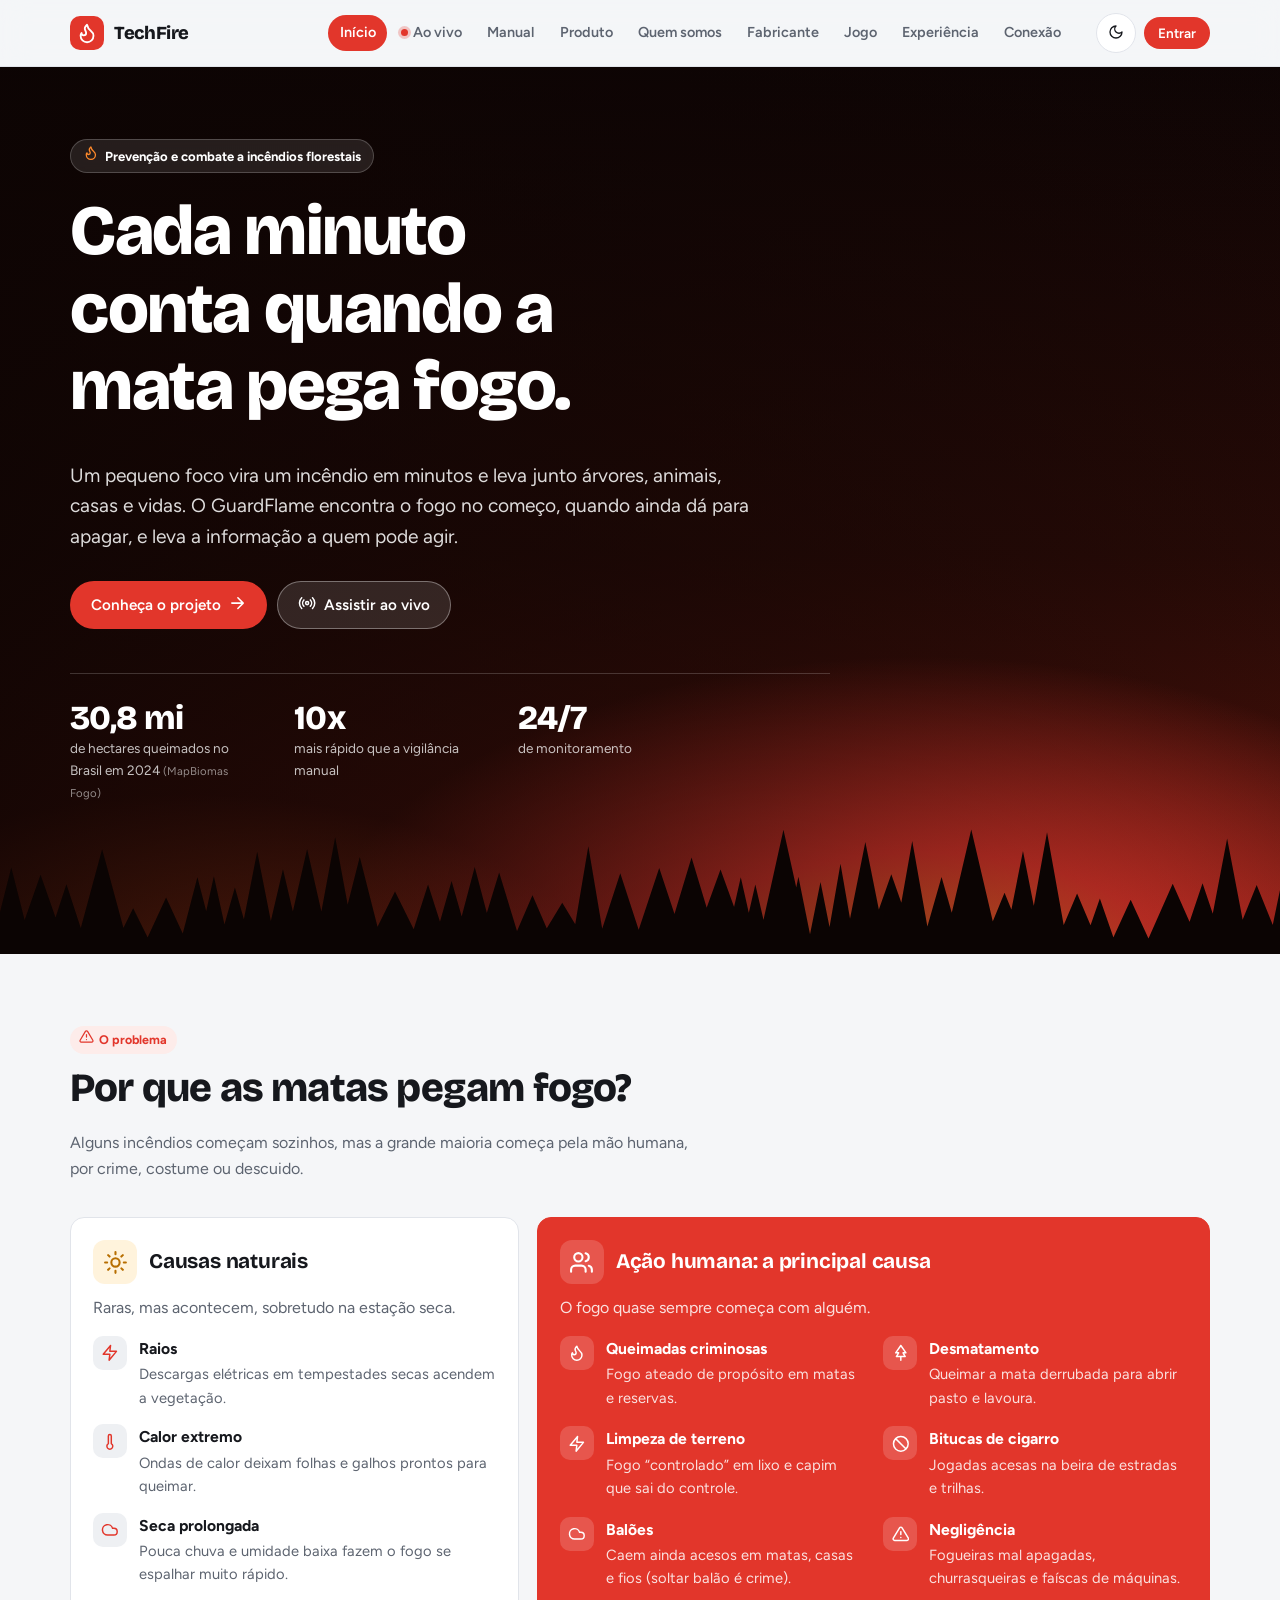
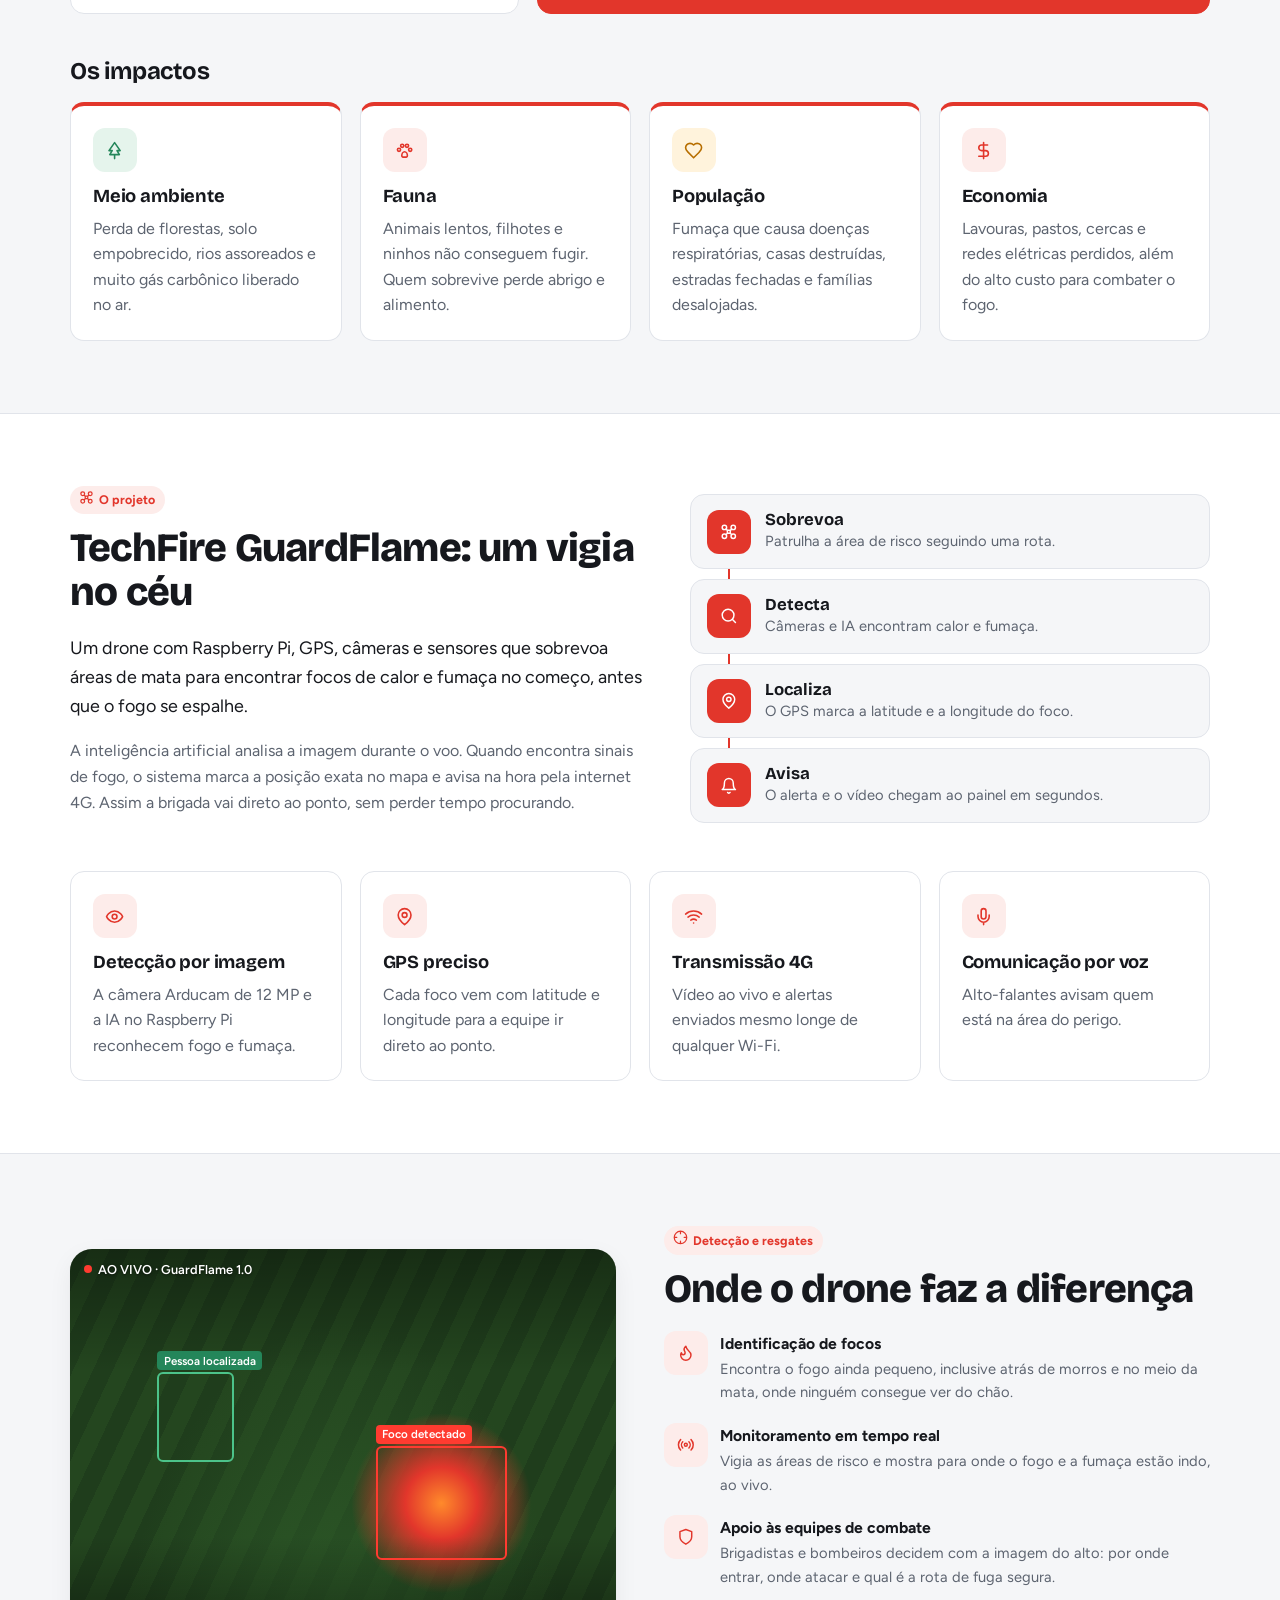
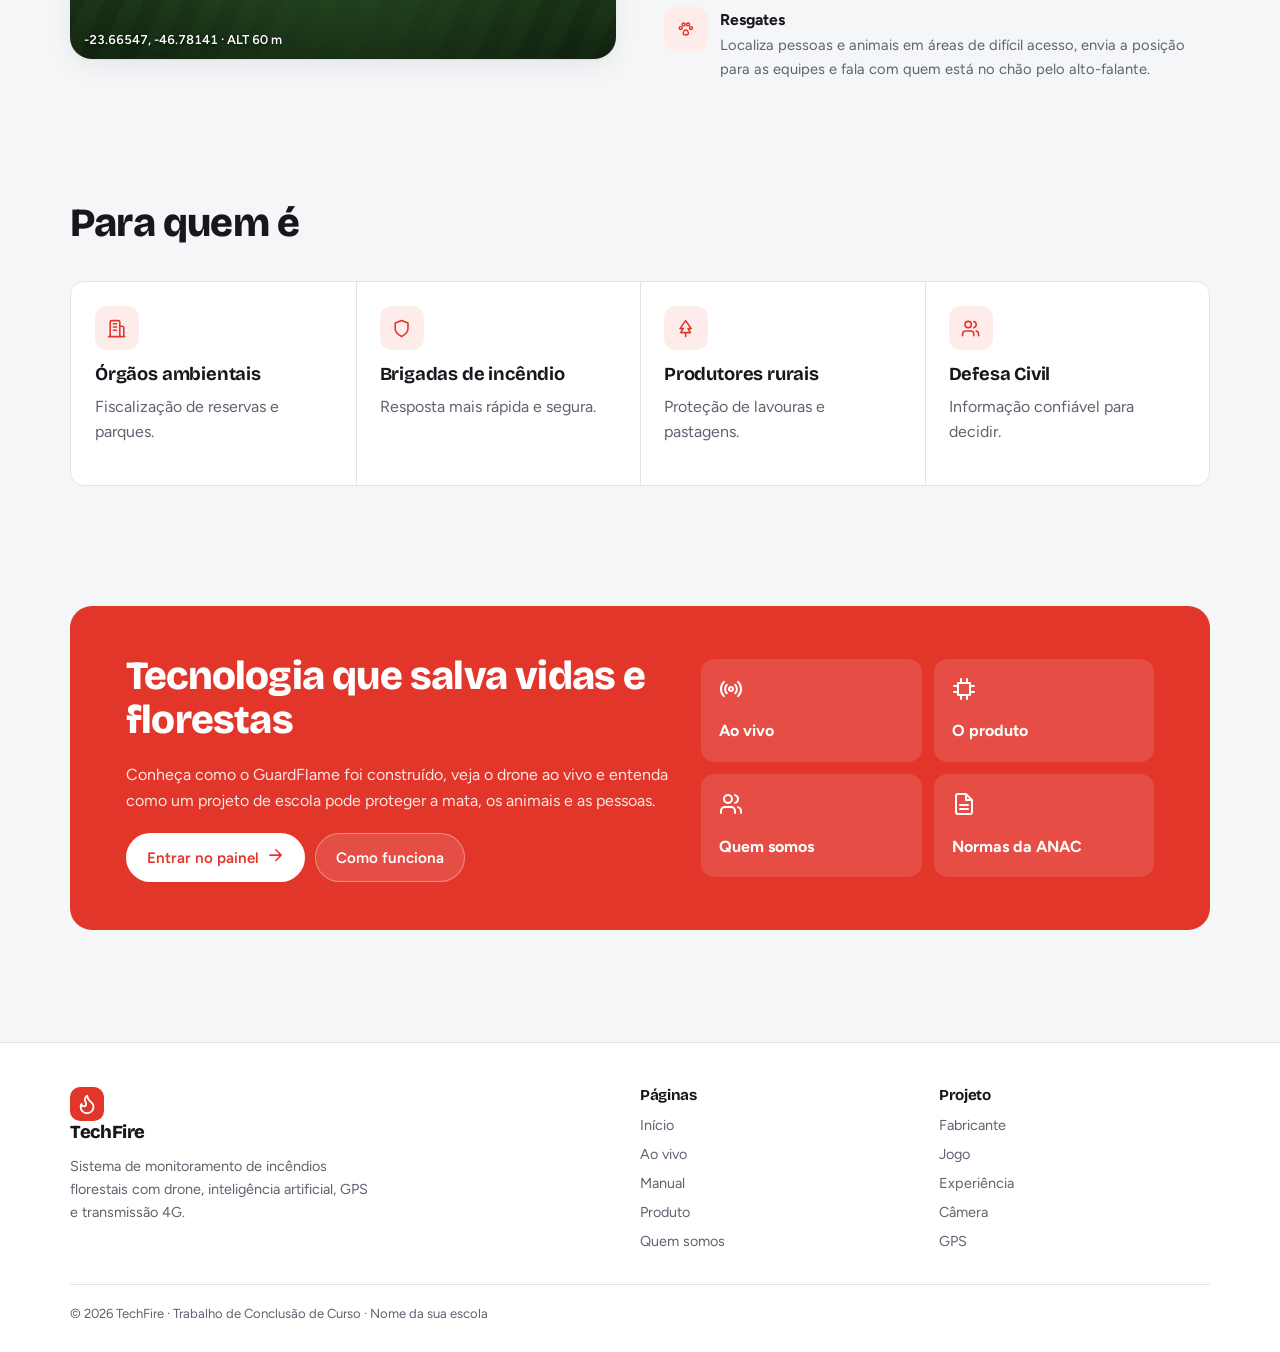
<file: index.html>
<!DOCTYPE html>
<html lang="pt-BR">
<head>
<meta charset="UTF-8">
<title>TechFire GuardFlame</title>
<!-- O site fica na pasta techfire-2/: esta página só redireciona para lá -->
<meta http-equiv="refresh" content="0; url=techfire-2/">
<script>location.replace("techfire-2/" + location.search + location.hash);</script>
</head>
<body>
<p>Abrindo o site… <a href="techfire-2/">clique aqui</a> se não abrir sozinho.</p>
</body>
</html>
</file>
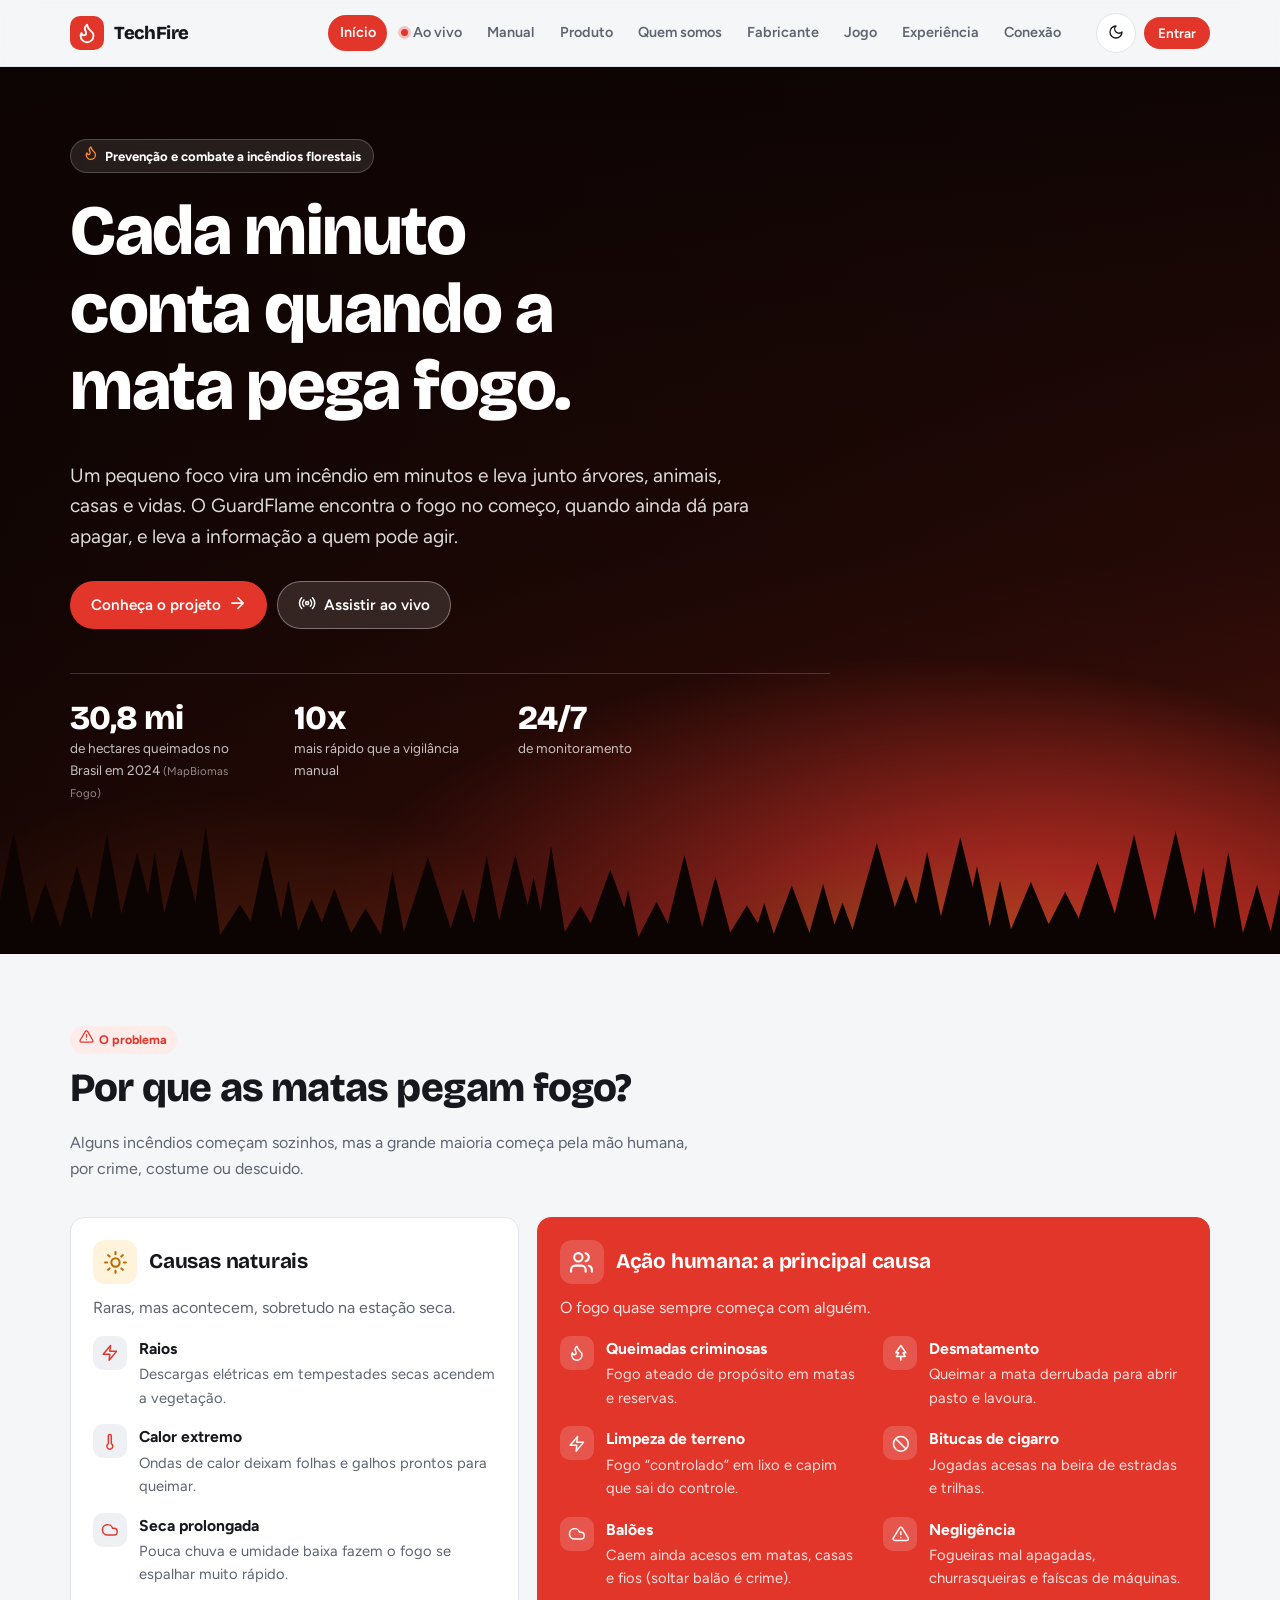
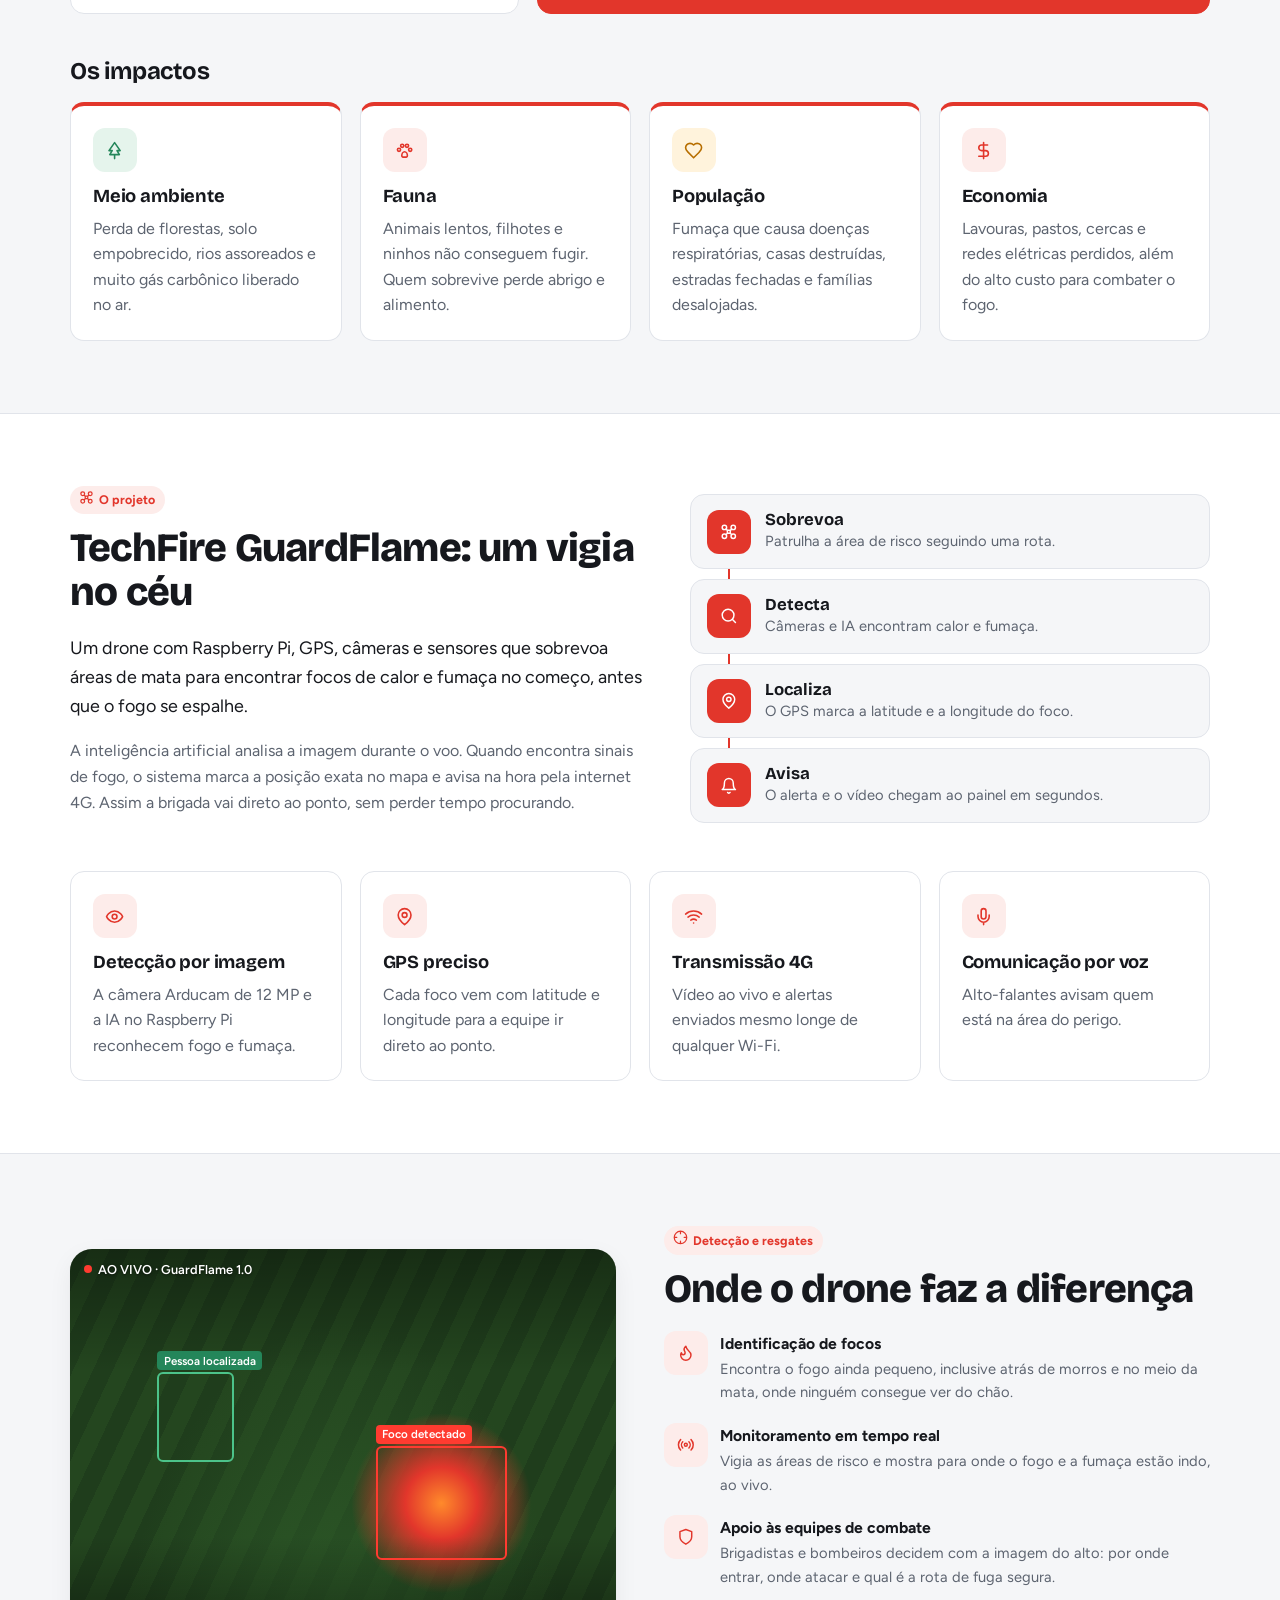
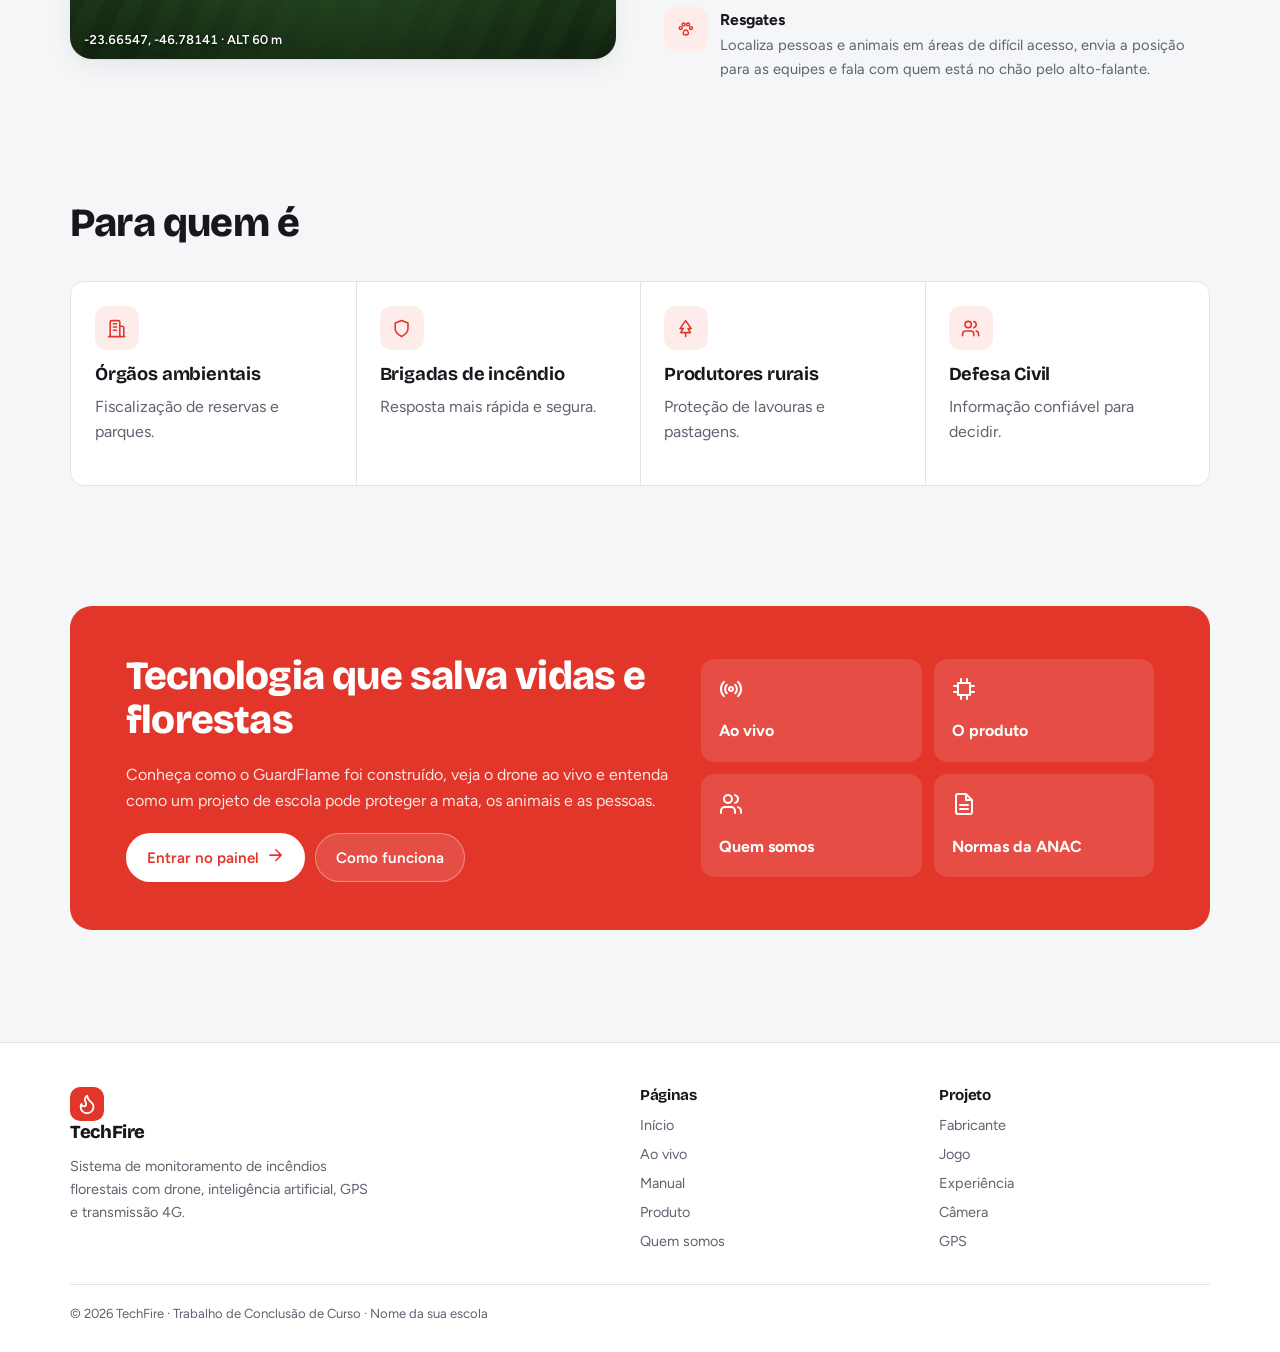
<file: techfire-2/index.html>
<!DOCTYPE html>
<html lang="pt-BR" data-theme="light">
<head>
<meta charset="UTF-8">
<meta name="viewport" content="width=device-width, initial-scale=1, viewport-fit=cover">
<title>TechFire · GuardFlame 1.0</title>
<meta name="description" content="TechFire GuardFlame: drone que detecta focos de incêndio florestal no começo, transmite ao vivo e ajuda nos resgates.">
<link rel="preconnect" href="https://fonts.googleapis.com">
<link rel="preconnect" href="https://fonts.gstatic.com" crossorigin>
<link href="https://fonts.googleapis.com/css2?family=Bricolage+Grotesque:opsz,wght@12..96,500;12..96,700;12..96,800&family=Figtree:wght@400;500;600;700&display=swap" rel="stylesheet">
<script>
  /* Aplica o tema salvo antes de desenhar a página (evita "piscar") */
  try { var t = localStorage.getItem('gf_tema'); if (t) document.documentElement.setAttribute('data-theme', t); } catch (e) {}
</script>
<link rel="stylesheet" href="css/estilo.css">
<link rel="stylesheet" href="css/home.css">
</head>
<body>

<!-- Topo (menu): montado pelo js/layout.js -->
<div id="topo"></div>

<main>

<!-- ============ ABERTURA ============ -->
<section class="abertura">
  <div class="fundo" aria-hidden="true"></div>
  <div class="brasas" id="brasas" aria-hidden="true"></div>
  <div class="mata" id="mata" aria-hidden="true"></div>

  <div class="wrap">
    <span class="selo"><span data-icon="flame"></span>Prevenção e combate a incêndios florestais</span>
    <h1>Cada minuto conta quando a mata pega fogo.</h1>
    <p class="lead">Um pequeno foco vira um incêndio em minutos e leva junto árvores, animais, casas e vidas. O GuardFlame encontra o fogo no começo, quando ainda dá para apagar, e leva a informação a quem pode agir.</p>
    <div class="ctas">
      <a class="btn btn-fire" href="#projeto">Conheça o projeto<span data-icon="arrow"></span></a>
      <a class="btn btn-vidro" href="aovivo/aovivo.html"><span data-icon="radio"></span>Assistir ao vivo</a>
    </div>
    <div class="numeros">
      <div><b class="num">30,8 mi</b><span>de hectares queimados no Brasil em 2024 <small>(MapBiomas Fogo)</small></span></div>
      <div><b class="num">10x</b><span>mais rápido que a vigilância manual</span></div>
      <div><b class="num">24/7</b><span>de monitoramento</span></div>
    </div>
  </div>
</section>

<!-- ============ O PROBLEMA ============ -->
<section class="section" id="problema">
  <div class="wrap">
    <div class="section-head">
      <span class="tag"><span data-icon="alert"></span>O problema</span>
      <h2>Por que as matas pegam fogo?</h2>
      <p class="muted">Alguns incêndios começam sozinhos, mas a grande maioria começa pela mão humana, por crime, costume ou descuido.</p>
    </div>

    <div class="causas">
      <div class="card causa-natural">
        <h3><span class="ic amber" data-icon="sun"></span>Causas naturais</h3>
        <p class="muted">Raras, mas acontecem, sobretudo na estação seca.</p>
        <ul class="lista-ic">
          <li><span data-icon="zap"></span><div><b>Raios</b>Descargas elétricas em tempestades secas acendem a vegetação.</div></li>
          <li><span data-icon="thermo"></span><div><b>Calor extremo</b>Ondas de calor deixam folhas e galhos prontos para queimar.</div></li>
          <li><span data-icon="cloud"></span><div><b>Seca prolongada</b>Pouca chuva e umidade baixa fazem o fogo se espalhar muito rápido.</div></li>
        </ul>
      </div>
      <div class="card causa-humana">
        <h3><span class="ic" data-icon="users"></span>Ação humana: a principal causa</h3>
        <p>O fogo quase sempre começa com alguém.</p>
        <ul class="lista-ic duas">
          <li><span data-icon="flame"></span><div><b>Queimadas criminosas</b>Fogo ateado de propósito em matas e reservas.</div></li>
          <li><span data-icon="tree"></span><div><b>Desmatamento</b>Queimar a mata derrubada para abrir pasto e lavoura.</div></li>
          <li><span data-icon="zap"></span><div><b>Limpeza de terreno</b>Fogo “controlado” em lixo e capim que sai do controle.</div></li>
          <li><span data-icon="ban"></span><div><b>Bitucas de cigarro</b>Jogadas acesas na beira de estradas e trilhas.</div></li>
          <li><span data-icon="cloud"></span><div><b>Balões</b>Caem ainda acesos em matas, casas e fios (soltar balão é crime).</div></li>
          <li><span data-icon="alert"></span><div><b>Negligência</b>Fogueiras mal apagadas, churrasqueiras e faíscas de máquinas.</div></li>
        </ul>
      </div>
    </div>

    <h3 class="sub-titulo">Os impactos</h3>
    <div class="grid g4">
      <div class="card impacto"><div class="ic leaf" data-icon="tree"></div><h3>Meio ambiente</h3><p class="muted">Perda de florestas, solo empobrecido, rios assoreados e muito gás carbônico liberado no ar.</p></div>
      <div class="card impacto"><div class="ic" data-icon="paw"></div><h3>Fauna</h3><p class="muted">Animais lentos, filhotes e ninhos não conseguem fugir. Quem sobrevive perde abrigo e alimento.</p></div>
      <div class="card impacto"><div class="ic amber" data-icon="heart"></div><h3>População</h3><p class="muted">Fumaça que causa doenças respiratórias, casas destruídas, estradas fechadas e famílias desalojadas.</p></div>
      <div class="card impacto"><div class="ic" data-icon="coins"></div><h3>Economia</h3><p class="muted">Lavouras, pastos, cercas e redes elétricas perdidos, além do alto custo para combater o fogo.</p></div>
    </div>
  </div>
</section>

<!-- ============ O PROJETO ============ -->
<section class="section alt" id="projeto">
  <div class="wrap">
    <div class="projeto">
      <div>
        <span class="tag"><span data-icon="drone"></span>O projeto</span>
        <h2>TechFire GuardFlame: um vigia no céu</h2>
        <p class="lead-sm">Um drone com Raspberry Pi, GPS, câmeras e sensores que sobrevoa áreas de mata para encontrar focos de calor e fumaça no começo, antes que o fogo se espalhe.</p>
        <p class="muted">A inteligência artificial analisa a imagem durante o voo. Quando encontra sinais de fogo, o sistema marca a posição exata no mapa e avisa na hora pela internet 4G. Assim a brigada vai direto ao ponto, sem perder tempo procurando.</p>
      </div>
      <ol class="fluxo-voo">
        <li><span data-icon="drone"></span><div><b>Sobrevoa</b>Patrulha a área de risco seguindo uma rota.</div></li>
        <li><span data-icon="search"></span><div><b>Detecta</b>Câmeras e IA encontram calor e fumaça.</div></li>
        <li><span data-icon="pin"></span><div><b>Localiza</b>O GPS marca a latitude e a longitude do foco.</div></li>
        <li><span data-icon="bell"></span><div><b>Avisa</b>O alerta e o vídeo chegam ao painel em segundos.</div></li>
      </ol>
    </div>

    <div class="grid g4" style="margin-top:40px">
      <div class="card"><div class="ic" data-icon="eye"></div><h3>Detecção por imagem</h3><p class="muted">A câmera Arducam de 12 MP e a IA no Raspberry Pi reconhecem fogo e fumaça.</p></div>
      <div class="card"><div class="ic" data-icon="pin"></div><h3>GPS preciso</h3><p class="muted">Cada foco vem com latitude e longitude para a equipe ir direto ao ponto.</p></div>
      <div class="card"><div class="ic" data-icon="wifi"></div><h3>Transmissão 4G</h3><p class="muted">Vídeo ao vivo e alertas enviados mesmo longe de qualquer Wi-Fi.</p></div>
      <div class="card"><div class="ic" data-icon="mic"></div><h3>Comunicação por voz</h3><p class="muted">Alto-falantes avisam quem está na área do perigo.</p></div>
    </div>
  </div>
</section>

<!-- ============ DETECÇÃO E RESGATES ============ -->
<section class="section" id="resgates">
  <div class="wrap resgate">
    <div class="tela-drone" aria-label="Exemplo da visão do drone durante o voo" role="img">
      <div class="mira foco"><span>Foco detectado</span></div>
      <div class="mira pessoa"><span>Pessoa localizada</span></div>
      <div class="hud-topo"><span class="rec">AO VIVO · GuardFlame 1.0</span></div>
      <div class="hud-pe num">-23.66547, -46.78141 · ALT 60 m</div>
    </div>
    <div>
      <span class="tag"><span data-icon="target"></span>Detecção e resgates</span>
      <h2>Onde o drone faz a diferença</h2>
      <ul class="lista-ic grande">
        <li><span data-icon="flame"></span><div><b>Identificação de focos</b>Encontra o fogo ainda pequeno, inclusive atrás de morros e no meio da mata, onde ninguém consegue ver do chão.</div></li>
        <li><span data-icon="radio"></span><div><b>Monitoramento em tempo real</b>Vigia as áreas de risco e mostra para onde o fogo e a fumaça estão indo, ao vivo.</div></li>
        <li><span data-icon="shield"></span><div><b>Apoio às equipes de combate</b>Brigadistas e bombeiros decidem com a imagem do alto: por onde entrar, onde atacar e qual é a rota de fuga segura.</div></li>
        <li><span data-icon="paw"></span><div><b>Resgates</b>Localiza pessoas e animais em áreas de difícil acesso, envia a posição para as equipes e fala com quem está no chão pelo alto-falante.</div></li>
      </ul>
    </div>
  </div>
</section>

<!-- ============ PARA QUEM É ============ -->
<section class="section tight">
  <div class="wrap">
    <div class="section-head"><h2>Para quem é</h2></div>
    <div class="audience">
      <div><div class="ic" data-icon="building"></div><h3>Órgãos ambientais</h3><p class="muted">Fiscalização de reservas e parques.</p></div>
      <div><div class="ic" data-icon="shield"></div><h3>Brigadas de incêndio</h3><p class="muted">Resposta mais rápida e segura.</p></div>
      <div><div class="ic" data-icon="tree"></div><h3>Produtores rurais</h3><p class="muted">Proteção de lavouras e pastagens.</p></div>
      <div><div class="ic" data-icon="users"></div><h3>Defesa Civil</h3><p class="muted">Informação confiável para decidir.</p></div>
    </div>
  </div>
</section>

<!-- ============ CHAMADA FINAL ============ -->
<section class="section">
  <div class="wrap">
    <div class="goal chamada">
      <div>
        <h2>Tecnologia que salva vidas e florestas</h2>
        <p>Conheça como o GuardFlame foi construído, veja o drone ao vivo e entenda como um projeto de escola pode proteger a mata, os animais e as pessoas.</p>
        <div class="ctas">
          <a class="btn btn-branco" href="login/login.html" data-so-visitante hidden>Entrar no painel<span data-icon="arrow"></span></a>
          <a class="btn btn-vidro" href="manual/manual.html">Como funciona</a>
        </div>
      </div>
      <nav class="atalhos" aria-label="Conheça o site">
        <a href="aovivo/aovivo.html"><span data-icon="radio"></span>Ao vivo</a>
        <a href="produto/produto.html"><span data-icon="chip"></span>O produto</a>
        <a href="equipe/equipe.html"><span data-icon="users"></span>Quem somos</a>
        <a href="fabricante/fabricante.html"><span data-icon="file"></span>Normas da ANAC</a>
      </nav>
    </div>
  </div>
</section>
</main>

<!-- Rodapé: montado pelo js/layout.js -->
<div id="rodape"></div>

<script src="js/config.js?v=2"></script>
<script src="js/utils.js?v=2"></script>
<script src="js/layout.js?v=2"></script>
<script src="js/home.js?v=2"></script>
</body>
</html>
</file>
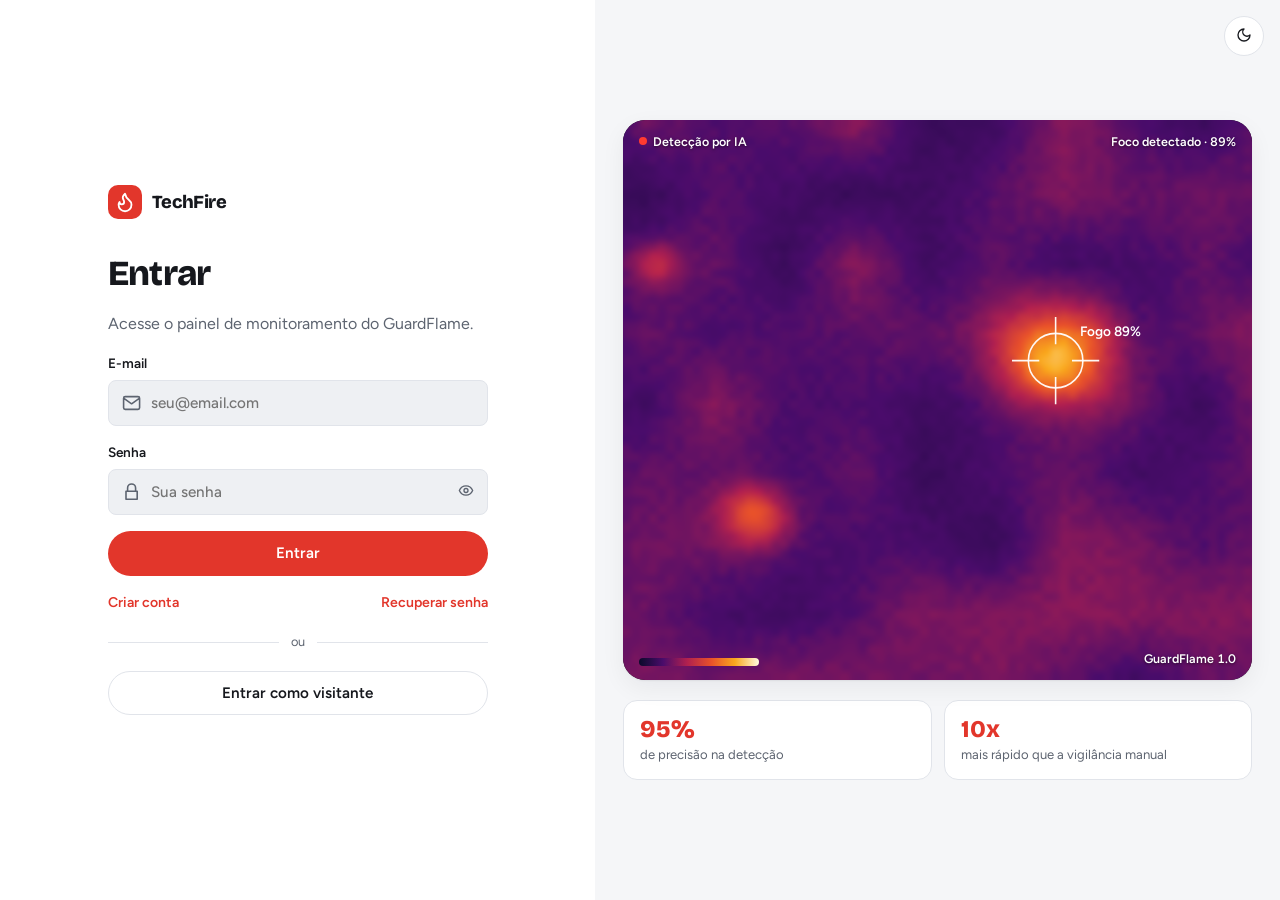
<file: techfire-2/_backup/antes-de-separar/index.html>
<!DOCTYPE html>
<html lang="pt-BR" data-theme="light">
<head>
<meta charset="UTF-8">
<meta name="viewport" content="width=device-width, initial-scale=1, viewport-fit=cover">
<title>TechFire · GuardFlame 1.0</title>
<link rel="preconnect" href="https://fonts.googleapis.com">
<link rel="preconnect" href="https://fonts.gstatic.com" crossorigin>
<link href="https://fonts.googleapis.com/css2?family=Bricolage+Grotesque:opsz,wght@12..96,500;12..96,700;12..96,800&family=Figtree:wght@400;500;600;700&display=swap" rel="stylesheet">
<script>
  /* Aplica o tema salvo antes de desenhar a página (evita "piscar") */
  try { var t = localStorage.getItem('gf_tema'); if (t) document.documentElement.setAttribute('data-theme', t); } catch (e) {}
</script>
<link rel="stylesheet" href="css/estilo.css">
<link rel="stylesheet" href="css/paginas.css">
</head>
<body>

<!-- Topo (menu): montado pelo js/layout.js -->
<div id="topo"></div>

<main id="app">

<!-- ================= HOME ================= -->
<section class="page" data-page="home" data-title="Início">
  <div class="hero">
    <div class="wrap">
      <div>
        <h1><span class="sub">TechFire apresenta</span>GuardFlame 1.0</h1>
        <p class="lead">Um drone com câmera de 12 MP, inteligência artificial e GPS que encontra focos de incêndio florestal no começo, quando ainda dá para apagar, e transmite tudo ao vivo pela rede 4G.</p>
        <div class="ctas">
          <a class="btn btn-fire" href="#aovivo"><span data-icon="radio"></span>Assistir ao vivo</a>
          <a class="btn btn-line" href="#manual">Como funciona</a>
        </div>
        <div class="readout">
          <div><b class="num">95%</b><span>precisão</span></div>
          <div><b class="num">10x</b><span>mais rápido</span></div>
          <div><b class="num">24/7</b><span>em operação</span></div>
        </div>
      </div>
      <div class="scope"><canvas data-thermal data-main></canvas>
        <div class="hud">
          <div class="tl"><span class="rec">Mapa de detecção · simulação</span></div>
          <div class="tr" data-hot>--</div>
          <div class="bl"><span class="scale"></span><span>Risco baixo</span><span>alto</span></div>
          <div class="br num" data-tel="gps">-23.5505, -46.6333</div>
        </div>
      </div>
    </div>
  </div>

  <div class="section alt">
    <div class="wrap">
      <div class="section-head"><h2>Monitoramento em tempo real</h2><p class="muted">Tudo o que o drone capta chega ao painel em segundos.</p></div>
      <div class="grid g4">
        <div class="card"><div class="ic" data-icon="eye"></div><h3>Detecção por imagem</h3><p class="muted">A câmera Arducam de 12 MP e a IA no Raspberry Pi reconhecem fogo e fumaça na imagem.</p></div>
        <div class="card"><div class="ic" data-icon="pin"></div><h3>GPS preciso</h3><p class="muted">Cada foco vem com latitude e longitude para a equipe ir direto ao ponto.</p></div>
        <div class="card"><div class="ic" data-icon="wifi"></div><h3>Transmissão 4G</h3><p class="muted">O modem 4G envia o vídeo e os alertas mesmo longe de qualquer Wi-Fi.</p></div>
        <div class="card"><div class="ic" data-icon="mic"></div><h3>Comunicação por voz</h3><p class="muted">Alto-falantes avisam quem está na área, e o drone entende comandos de voz.</p></div>
      </div>
    </div>
  </div>

  <div class="section">
    <div class="wrap">
      <div class="section-head"><h2>Diferenciais</h2><p class="muted">Por que o GuardFlame é diferente de uma torre de vigilância.</p></div>
      <div class="grid g3">
        <div class="card"><div class="ic leaf" data-icon="coins"></div><h3>Baixo custo</h3><p class="muted">Feito com Raspberry Pi, Pixhawk e peças acessíveis, custa uma fração dos sistemas comerciais.</p></div>
        <div class="card"><div class="ic leaf" data-icon="drone"></div><h3>Vai até o fogo</h3><p class="muted">Sobrevoa áreas de difícil acesso que câmeras fixas não alcançam.</p></div>
        <div class="card"><div class="ic leaf" data-icon="zap"></div><h3>Fácil de operar</h3><p class="muted">Um painel simples, pensado para quem está em campo, não para técnicos.</p></div>
      </div>
    </div>
  </div>

  <div class="section tight">
    <div class="wrap">
      <div class="section-head"><h2>Para quem é</h2></div>
      <div class="audience">
        <div><div class="ic" data-icon="building"></div><h3>Órgãos ambientais</h3><p class="muted">Fiscalização de reservas e parques.</p></div>
        <div><div class="ic" data-icon="shield"></div><h3>Brigadas de incêndio</h3><p class="muted">Resposta mais rápida e segura.</p></div>
        <div><div class="ic" data-icon="tree"></div><h3>Produtores rurais</h3><p class="muted">Proteção de lavouras e pastagens.</p></div>
        <div><div class="ic" data-icon="users"></div><h3>Defesa Civil</h3><p class="muted">Informação confiável para decidir.</p></div>
      </div>
    </div>
  </div>

  <div class="section">
    <div class="wrap">
      <div class="goal">
        <div><h2>Objetivo</h2><p>Reduzir o tempo entre o início de um foco e a chegada da brigada, diminuindo a área queimada e os danos à fauna, à flora e às pessoas.</p></div>
        <div class="stats"><div><b>10x</b><span>mais rápido</span></div><div><b>95%</b><span>precisão</span></div><div><b>24/7</b><span>operação</span></div></div>
      </div>
    </div>
  </div>
</section>

<!-- ================= AO VIVO + VÍDEOS ================= -->
<section class="page" data-page="aovivo" data-title="Ao vivo">
  <div class="wrap page-title">
    <h1>Voo ao vivo</h1>
    <p>Imagem da câmera do drone em tempo real e telemetria do voo. Abaixo ficam os voos gravados.</p>
  </div>
  <div class="section tight">
    <div class="wrap live-grid">
      <div><div class="player" id="livePlayer"><span class="live-badge" id="liveBadge">AO VIVO</span></div><div id="liveActions" style="margin-top:12px;display:flex;gap:10px;flex-wrap:wrap"></div></div>
      <div class="card">
        <h3>Telemetria</h3>
        <p class="muted" style="font-size:.85rem" id="telNote">Dados simulados para demonstração.</p>
        <div class="tel">
          <div><span>Status</span><b data-tel="status">Em voo</b></div>
          <div><span>Bateria</span><b data-tel="bat">87%</b></div>
          <div><span>Altitude</span><b data-tel="alt">60 m</b></div>
          <div><span>Velocidade</span><b data-tel="vel">8 km/h</b></div>
          <div><span>Detecção</span><b data-tel="tmax">--</b></div>
          <div><span>Rede</span><b data-tel="sinal">4G</b></div>
        </div>
        <p style="margin:14px 0 0;font-size:.85rem" class="muted">Posição: <b class="num" data-tel="gps">--</b></p>
      </div>
    </div>
  </div>
  <div class="section alt">
    <div class="wrap">
      <div class="section-head"><h2>Voos gravados</h2><p class="muted">Gravações dos testes de campo do GuardFlame.</p></div>
      <div class="grid g3" id="recordedList"></div>
    </div>
  </div>
</section>

<!-- ================= MANUAL ================= -->
<section class="page" data-page="manual" data-title="Manual">
  <div class="wrap page-title"><h1>Manual de operação</h1><p>Do drone desligado ao relatório final, em oito passos.</p></div>
  <div class="section tight"><div class="wrap"><div class="steps" id="stepsList"></div></div></div>
  <div class="section alt">
    <div class="wrap">
      <div class="section-head"><h2>Vídeo demonstrativo</h2><p class="muted">Assista ao passo a passo completo.</p></div>
      <div style="max-width:860px"><div class="player" data-video="manual"></div></div>
    </div>
  </div>
  <div class="section tight">
    <div class="wrap grid g3">
      <div class="card"><div class="ic" data-icon="mail"></div><h3>Suporte técnico</h3><p class="muted">Dúvidas na operação? Fale com a equipe pela página Quem somos.</p></div>
      <div class="card"><div class="ic" data-icon="clock"></div><h3>Tempo de resposta</h3><p class="muted">Respondemos em até 24 horas úteis.</p></div>
      <div class="card"><div class="ic" data-icon="file"></div><h3>Atualizações</h3><p class="muted">Este manual acompanha a versão 1.0 do sistema.</p></div>
    </div>
  </div>
</section>

<!-- ================= PRODUTO ================= -->
<section class="page" data-page="produto" data-title="Produto">
  <div class="wrap page-title"><h1>Componentes do sistema</h1><p>As peças que formam o GuardFlame 1.0 e o valor aproximado de cada uma no mercado brasileiro.</p></div>
  <div class="section tight"><div class="wrap"><div class="grid g4" id="prodList"></div></div></div>
  <div class="section tight">
    <div class="wrap">
      <div class="kit">
        <div class="info">
          <span class="tag">Kit completo</span>
          <h2 style="margin-top:12px">GuardFlame 1.0</h2>
          <ul><li>Drone F450 montado e calibrado com Pixhawk 2.4.8</li><li>Câmera Arducam IMX708 de 12 MP com foco automático</li><li>Raspberry Pi 4 com modem 4G para transmissão ao vivo</li><li>Sistema de áudio com reconhecimento de voz</li><li>Acesso ao painel de monitoramento</li></ul>
          <p class="muted" style="margin:0">soma estimada dos componentes</p>
          <div class="big num" id="kitPrice">R$ 2.800,00</div>
          <div class="ctas" style="display:flex;gap:10px;flex-wrap:wrap;margin-top:18px">
            <a class="btn btn-fire" href="#equipe">Solicitar orçamento</a>
            <a class="btn btn-line" href="#manual">Ver manual</a>
          </div>
        </div>
        <div class="art"><span data-icon="drone"></span></div>
      </div>
    </div>
  </div>
</section>

<!-- ================= QUEM SOMOS ================= -->
<section class="page" data-page="equipe" data-title="Quem somos">
  <div class="wrap page-title"><h1>Nossa equipe</h1><p>Os estudantes por trás do TechFire GuardFlame.</p></div>
  <div class="section tight"><div class="wrap"><div class="grid g4" id="teamList"></div></div></div>
  <div class="section alt">
    <div class="wrap" style="max-width:820px">
      <h2>Sobre o projeto</h2>
      <p id="aboutText"></p>
      <p class="muted">Os incêndios florestais destroem milhões de hectares todos os anos no Brasil. Quanto antes um foco é encontrado, menor o estrago. O GuardFlame une drone, câmera com inteligência artificial, GPS, internet 4G e um painel online para encurtar esse tempo.</p>
    </div>
  </div>
  <div class="section">
    <div class="wrap" style="max-width:620px">
      <div class="section-head center"><div class="ic" style="margin-inline:auto" data-icon="mail"></div><h2>Entre em contato</h2><p class="muted">Dúvidas, orçamento ou parceria.</p></div>
      <form class="card" id="contactForm">
        <label class="field"><span>Nome</span><div class="input"><span data-icon="user"></span><input name="nome" required placeholder="Seu nome"></div></label>
        <label class="field"><span>E-mail</span><div class="input"><span data-icon="mail"></span><input name="email" type="email" required placeholder="seu@email.com"></div></label>
        <label class="field"><span>Mensagem</span><textarea name="msg" required placeholder="Escreva sua mensagem"></textarea></label>
        <button class="btn btn-fire btn-block" type="submit">Enviar mensagem</button>
      </form>
    </div>
  </div>
</section>

<!-- ================= REFERÊNCIAS ================= -->
<section class="page" data-page="referencias" data-title="Referências">
  <div class="wrap page-title"><h1>Referências bibliográficas</h1><p>Livros, artigos e sites que embasaram o projeto.</p></div>
  <div class="section tight"><div class="wrap" id="refList"></div></div>
</section>


<!-- ================= EXPERIÊNCIA (UX) ================= -->
<section class="page" data-page="ux" data-title="Experiência">
  <div class="wrap page-title"><h1>Experiência do usuário</h1><p>Como uma pessoa usa o GuardFlame, do cadastro ao relatório.</p></div>
  <div class="section tight"><div class="wrap"><h2 style="font-size:1.5rem">Jornada do usuário</h2><div class="journey" id="journeyList"></div></div></div>

  <div class="section alt">
    <div class="wrap">
      <div class="section-head"><h2>Painel de monitoramento</h2><p class="muted">O que o operador vê durante o voo.</p></div>
      <div class="dash">
        <div class="map" id="mapBox"></div>
        <div class="grid" style="align-content:start">
          <div class="card"><span class="muted">Status</span><h3 style="margin:2px 0 0;color:var(--leaf)" data-tel="status">Em voo</h3></div>
          <div class="card"><span class="muted">Bateria</span><h3 style="margin:2px 0 0" class="num" data-tel="bat">87%</h3></div>
          <div class="card"><span class="muted">Altitude</span><h3 style="margin:2px 0 0" class="num" data-tel="alt">60 m</h3></div>
        </div>
      </div>
      <div class="card" style="margin-top:14px">
        <h3>Nível de risco detectado nas últimas 24 horas</h3>
        <div class="bars" id="bars" role="img" aria-label="Gráfico do nível de risco por hora"></div>
        <div style="display:flex;justify-content:space-between;font-size:.78rem" class="muted"><span>00h</span><span>06h</span><span>12h</span><span>18h</span><span>23h</span></div>
      </div>
    </div>
  </div>

  <div class="section">
    <div class="wrap">
      <div class="section-head center"><h2>Exemplo de alerta</h2></div>
      <div class="alert">
        <h3><span data-icon="bell"></span>Possível foco de incêndio detectado</h3>
        <dl>
          <dt>Localização</dt><dd class="num">-23.5612, -46.6401</dd>
          <dt>Confiança da IA</dt><dd class="num">94%</dd><dt>Indício</dt><dd>Chamas e fumaça na imagem</dd>
          <dt>Horário</dt><dd class="num" id="alertTime">--</dd>
          <dt>Área estimada</dt><dd>cerca de 40 m²</dd>
        </dl>
        <div style="display:flex;gap:10px;flex-wrap:wrap">
          <button class="btn btn-fire btn-sm" data-toast="Brigada acionada">Acionar brigada</button>
          <button class="btn btn-line btn-sm" data-toast="Aviso sonoro emitido pelo drone">Emitir aviso sonoro</button><button class="btn btn-line btn-sm" data-toast="Alerta marcado como falso alarme">Marcar como falso alarme</button>
        </div>
      </div>
    </div>
  </div>

  <div class="section alt">
    <div class="wrap">
      <div class="section-head"><h2>Integração das tecnologias</h2><p class="muted">Como as peças conversam entre si.</p></div>
      <div class="grid g3">
        <div class="card"><div class="ic" data-icon="drone"></div><h3>Pixhawk 2.4.8</h3><p class="muted">Controla o voo, lê o GPS e envia a telemetria ao Raspberry Pi pelo protocolo MAVLink.</p></div>
        <div class="card"><div class="ic" data-icon="chip"></div><h3>Raspberry Pi 4</h3><p class="muted">O cérebro da missão: analisa a imagem, transmite o vídeo e cuida do áudio.</p></div>
        <div class="card"><div class="ic" data-icon="eye"></div><h3>Arducam IMX708</h3><p class="muted">Câmera de 12 MP com foco automático que filma e alimenta a IA.</p></div>
        <div class="card"><div class="ic" data-icon="pin"></div><h3>GPS NEO-6M</h3><p class="muted">Dá a posição do drone e de cada foco encontrado.</p></div>
        <div class="card"><div class="ic" data-icon="mic"></div><h3>Áudio e voz</h3><p class="muted">Microfone, módulo de voz e alto-falantes com o MAX98357A.</p></div>
        <div class="card"><div class="ic" data-icon="radio"></div><h3>Modem 4G</h3><p class="muted">Leva o vídeo e os alertas para a internet.</p></div>
        <div class="card"><div class="ic" data-icon="db"></div><h3>Site e banco de dados</h3><p class="muted">Mostra tudo em tempo real e guarda as ocorrências.</p></div>
      </div>
    </div>
  </div>

  <div class="section">
    <div class="wrap">
      <div class="section-head"><h2>Histórico de ocorrências</h2></div>
      <div class="table-wrap"><table><thead><tr><th>Data e hora</th><th>Localização</th><th>Confiança da IA</th><th>Situação</th></tr></thead><tbody id="histBody"></tbody></table></div>
    </div>
  </div>
</section>

</main>

<!-- Rodapé: montado pelo js/layout.js -->
<div id="rodape"></div>

<script src="js/config.js"></script>
<script src="js/utils.js"></script>
<script src="js/layout.js"></script>
<script src="js/termico.js"></script>
<script src="js/videos.js"></script>
<script src="js/dados.js"></script>
<script src="js/app.js"></script>
</body>
</html>
</file>
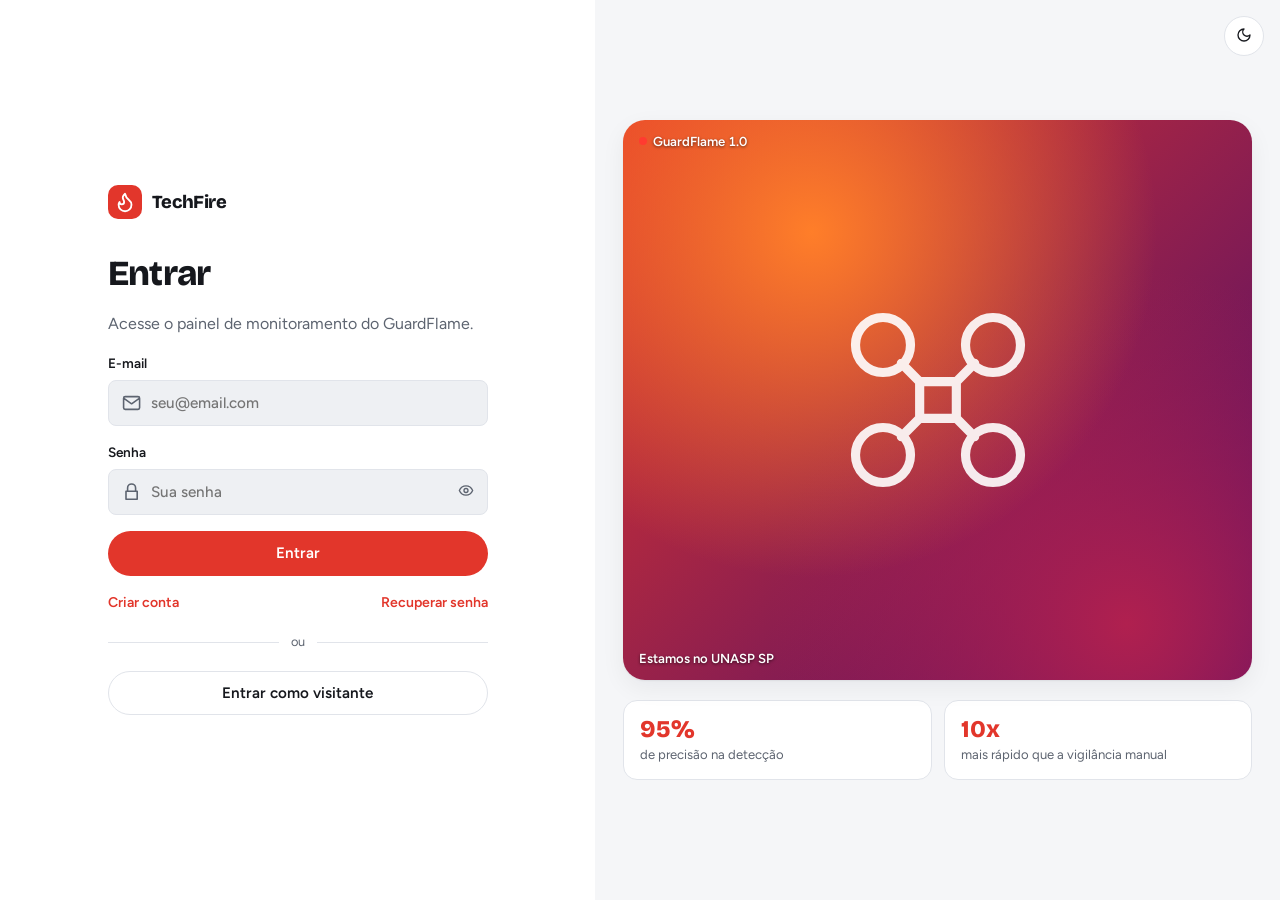
<file: techfire-2/aovivo/aovivo.html>
<!DOCTYPE html>
<html lang="pt-BR" data-theme="light">
<head>
<meta charset="UTF-8">
<meta name="viewport" content="width=device-width, initial-scale=1, viewport-fit=cover">
<title>Ao vivo · TechFire GuardFlame</title>
<link rel="preconnect" href="https://fonts.googleapis.com">
<link rel="preconnect" href="https://fonts.gstatic.com" crossorigin>
<link href="https://fonts.googleapis.com/css2?family=Bricolage+Grotesque:opsz,wght@12..96,500;12..96,700;12..96,800&family=Figtree:wght@400;500;600;700&display=swap" rel="stylesheet">
<script>
  /* Aplica o tema salvo antes de desenhar a página (evita "piscar") */
  try { var t = localStorage.getItem('gf_tema'); if (t) document.documentElement.setAttribute('data-theme', t); } catch (e) {}
</script>
<link rel="stylesheet" href="../css/estilo.css">
<link rel="stylesheet" href="aovivo.css">
</head>
<body data-raiz="../">

<!-- Topo (menu): montado pelo js/layout.js -->
<div id="topo"></div>

<main>
<div class="wrap page-title">
  <h1>Voo ao vivo</h1>
  <p>Imagem da câmera do drone em tempo real, transmitida pela Twitch, e a telemetria do GPS.</p>
</div>
<div class="section tight">
  <div class="wrap live-grid">
    <div>
      <div class="player" id="livePlayer"><span class="live-badge">AO VIVO</span></div>
      <div class="live-actions" id="liveActions"></div>
    </div>
    <div class="card">
      <div style="display:flex;justify-content:space-between;align-items:center;gap:10px"><h3 style="margin:0">Telemetria</h3><span class="pill" data-tel-pill>--</span></div>
      <p class="muted" style="font-size:.85rem;margin:8px 0 12px" data-tel="fonte">Carregando…</p>
      <div class="tel">
        <div><span>Status</span><b data-tel="status">--</b></div>
        <div><span>Bateria</span><b data-tel="bat">--</b></div>
        <div><span>Altitude</span><b data-tel="alt">--</b></div>
        <div><span>Velocidade</span><b data-tel="vel">--</b></div>
        <div><span>Satélites</span><b data-tel="sat">--</b></div>
        <div><span>Rede</span><b data-tel="sinal">--</b></div>
      </div>
      <p style="margin:14px 0 0;font-size:.85rem" class="muted">Posição: <b class="num" data-tel="gps">--</b></p>
      <div class="links-conexao">
        <a class="btn btn-line btn-sm" href="../gps/gps.html"><span data-icon="pin"></span>Ver no mapa</a>
        <a class="btn btn-line btn-sm" href="../camera/camera.html"><span data-icon="eye"></span>Configurar câmera</a>
      </div>
    </div>
  </div>
</div>
</main>

<!-- Rodapé: montado pelo js/layout.js -->
<div id="rodape"></div>

<script src="../js/config.js?v=2"></script>
<script src="../js/utils.js?v=2"></script>
<script src="../js/layout.js?v=2"></script>
<script src="../js/videos.js?v=2"></script>
<script src="../js/transmissao.js?v=2"></script>
<script src="../js/telemetria.js?v=2"></script>
<script src="aovivo.js?v=2"></script>
</body>
</html>
</file>
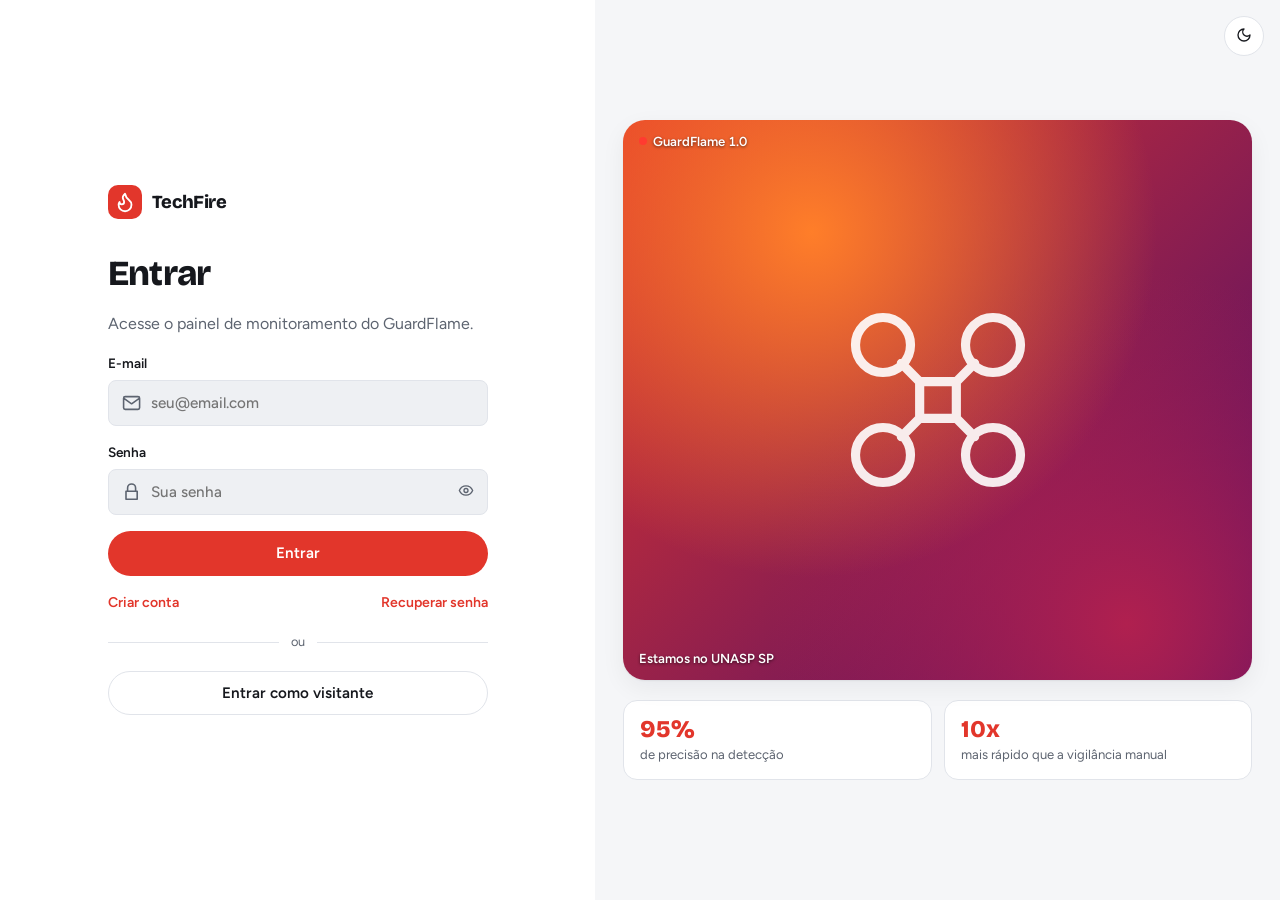
<file: techfire-2/camera/camera.html>
<!DOCTYPE html>
<html lang="pt-BR" data-theme="light">
<head>
<meta charset="UTF-8">
<meta name="viewport" content="width=device-width, initial-scale=1, viewport-fit=cover">
<title>Câmera · Conexão · TechFire GuardFlame</title>
<link rel="preconnect" href="https://fonts.googleapis.com">
<link rel="preconnect" href="https://fonts.gstatic.com" crossorigin>
<link href="https://fonts.googleapis.com/css2?family=Bricolage+Grotesque:opsz,wght@12..96,500;12..96,700;12..96,800&family=Figtree:wght@400;500;600;700&display=swap" rel="stylesheet">
<script>
  /* Aplica o tema salvo antes de desenhar a página (evita "piscar") */
  try { var t = localStorage.getItem('gf_tema'); if (t) document.documentElement.setAttribute('data-theme', t); } catch (e) {}
</script>
<link rel="stylesheet" href="../css/estilo.css">
<link rel="stylesheet" href="camera.css">
</head>
<body data-raiz="../">

<!-- Topo (menu): montado pelo js/layout.js -->
<div id="topo"></div>

<main>
<div class="wrap page-title">
  <h1>Conectar a câmera</h1>
  <p>A câmera Arducam do drone transmite pelo Raspberry Pi direto para a Twitch. O site mostra esse canal na página <a href="../aovivo/aovivo.html" style="color:var(--fire)">Ao vivo</a>.</p>
  <div class="fluxo"><span>Arducam 12 MP</span><i>→</i><span>Raspberry Pi 4</span><i>→</i><span>Modem 4G</span><i>→</i><span>Twitch</span><i>→</i><span>Site · Ao vivo</span></div>
</div>
<div id="subnav"></div>

<div class="section tight">
  <div class="wrap live-grid">
    <div>
      <div class="player" id="livePlayer"><span class="live-badge">AO VIVO</span></div>
      <div class="live-actions" id="liveActions"></div>
    </div>
    <div class="card config-card">
      <h3>Canal da Twitch</h3>
      <form id="formCanal">
        <label class="field" style="margin:0"><span>Nome do canal (o que vem depois de twitch.tv/)</span>
          <div class="input"><span data-icon="radio"></span><input id="canal" placeholder="ex.: techfire_guardflame" autocomplete="off" spellcheck="false"></div></label>
        <div class="botoes">
          <button class="btn btn-fire btn-sm" type="submit">Testar aqui</button>
          <button class="btn btn-line btn-sm" type="button" id="salvarCanal">Salvar neste navegador</button>
          <button class="btn btn-line btn-sm" type="button" id="limparCanal">Limpar</button>
        </div>
      </form>
      <ul class="checklist" id="checks"></ul>
      <h4>Linha para o js/config.js (dentro de aoVivo)</h4>
      <pre class="code"><code id="linhaConfig">twitchCanal: "",</code></pre>
    </div>
  </div>
</div>

<div class="section alt">
  <div class="wrap">
    <div class="section-head"><h2>Passo a passo no Raspberry Pi</h2><p class="muted">Faça uma vez. Depois a transmissão começa sozinha sempre que o drone ligar.</p></div>
    <div class="steps">
      <div class="step"><div>
        <h3>Pegue a chave de transmissão da Twitch</h3>
        <p>Na Twitch, entre em <b>Painel do criador › Configurações › Transmissão</b> e copie a <b>Chave de transmissão principal</b>.</p>
        <div class="aviso">A chave funciona como uma senha: quem tiver ela transmite no seu canal. Coloque só no Raspberry Pi — nunca no site, no GitHub ou em prints do TCC.</div>
      </div></div>
      <div class="step"><div>
        <h3>Instale os programas</h3>
        <p>No terminal do Raspberry Pi (Raspberry Pi OS Bookworm):</p>
<pre class="code"><code>sudo apt update
sudo apt install -y ffmpeg rpicam-apps</code></pre>
      </div></div>
      <div class="step"><div>
        <h3>Teste a câmera</h3>
        <p>Deve abrir a imagem por 5 segundos. Se aparecer <i>no cameras available</i>, confira o cabo flat (lado azul para o lado certo) e reinicie.</p>
<pre class="code"><code>rpicam-hello -t 5000</code></pre>
        <p class="muted" style="font-size:.88rem">Em versões antigas do sistema o comando se chama <code class="inline">libcamera-hello</code> — o script já reconhece os dois.</p>
      </div></div>
      <div class="step"><div>
        <h3>Copie o script e coloque sua chave</h3>
        <p>Copie o arquivo <a href="../raspberry/transmitir_twitch.sh" download>raspberry/transmitir_twitch.sh</a> para a pasta do usuário no Pi (pendrive ou <code class="inline">scp</code>). Abra e troque a linha <code class="inline">CHAVE_TWITCH=</code> pela sua chave:</p>
<pre class="code"><code>nano ~/transmitir_twitch.sh
chmod +x ~/transmitir_twitch.sh
~/transmitir_twitch.sh</code></pre>
        <p>Em uns 10 segundos o canal entra ao vivo. Clique em <b>Testar aqui</b> lá em cima para ver.</p>
      </div></div>
      <div class="step"><div>
        <h3>Faça começar sozinho quando o drone ligar</h3>
        <p>Rode <code class="inline">crontab -e</code> e adicione a linha abaixo no final (troque <b>pi</b> pelo seu usuário):</p>
<pre class="code"><code>@reboot sleep 30 &amp;&amp; /home/pi/transmitir_twitch.sh &gt;&gt; /home/pi/twitch.log 2&gt;&amp;1</code></pre>
      </div></div>
      <div class="step"><div>
        <h3>Coloque o canal no site</h3>
        <p>Em <code class="inline">js/config.js</code>, dentro de <code class="inline">aoVivo</code>, preencha <code class="inline">twitchCanal</code> com o nome do canal (use a linha pronta do quadro acima). Pronto: a página Ao vivo mostra a transmissão para todo mundo.</p>
        <p class="muted" style="font-size:.88rem">O player da Twitch só aparece com o site publicado em <b>https</b> ou aberto em <b>localhost</b> (XAMPP). Aberto direto do arquivo, aparece o botão “Abrir na Twitch”.</p>
      </div></div>
    </div>
  </div>
</div>

<div class="section tight">
  <div class="wrap grid g3">
    <div class="card"><div class="ic" data-icon="wifi"></div><h3>Qualidade no 4G</h3><p class="muted">O script envia 720p a 2,5 Mbps. Se travar, diminua <code class="inline">BITRATE</code> para 1500000 no script.</p></div>
    <div class="card"><div class="ic" data-icon="clock"></div><h3>Atraso</h3><p class="muted">A Twitch tem de 3 a 8 segundos de atraso. Ative “Baixa latência” nas configurações de transmissão do canal.</p></div>
    <div class="card"><div class="ic" data-icon="mic"></div><h3>Áudio</h3><p class="muted">Por padrão vai sem som. Para usar o microfone USB do drone, mude <code class="inline">AUDIO="microfone"</code> no script.</p></div>
  </div>
</div>
</main>

<!-- Rodapé: montado pelo js/layout.js -->
<div id="rodape"></div>

<script src="../js/config.js?v=2"></script>
<script src="../js/utils.js?v=2"></script>
<script src="../js/layout.js?v=2"></script>
<script src="../js/transmissao.js?v=2"></script>
<script src="camera.js?v=2"></script>
</body>
</html>
</file>
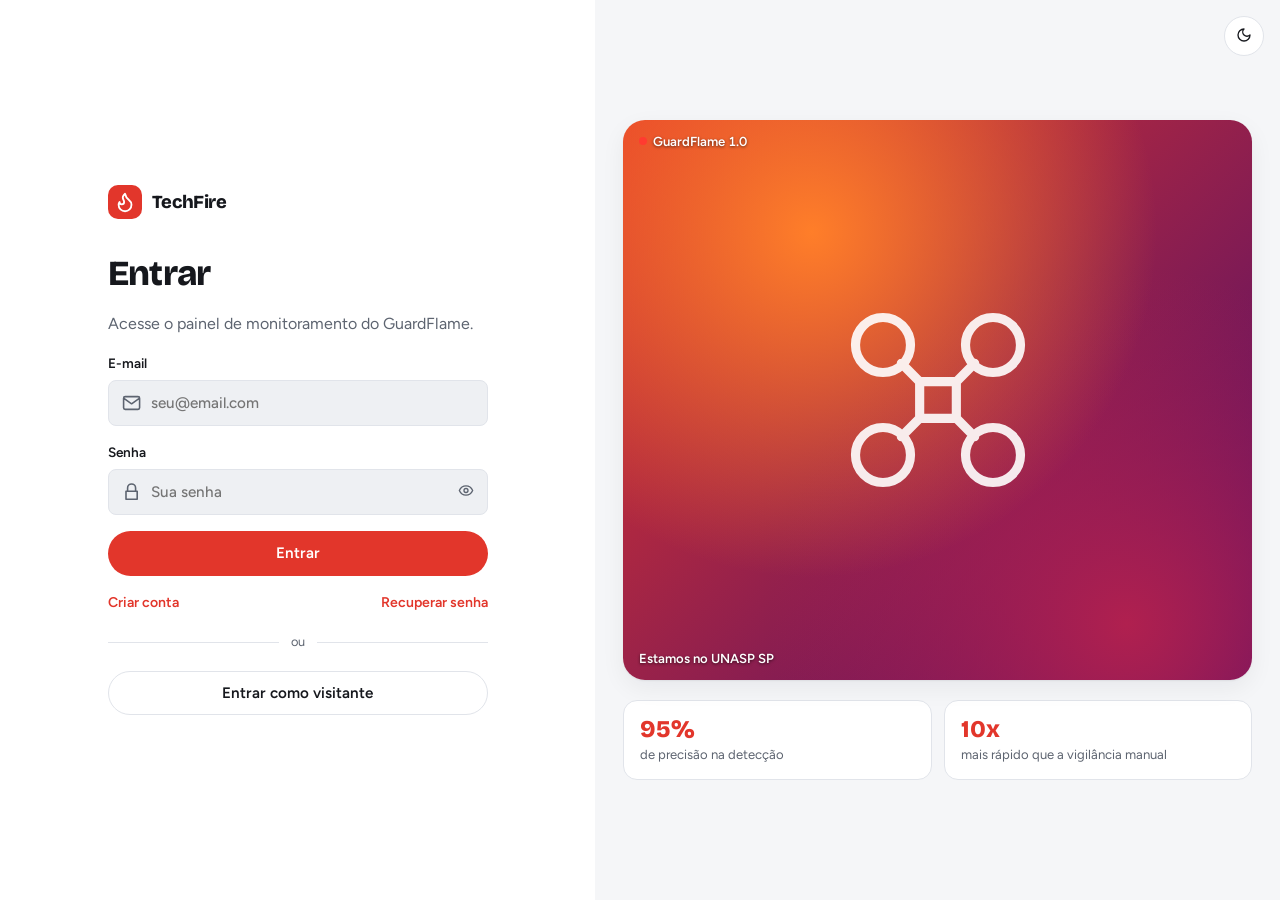
<file: techfire-2/equipe/equipe.html>
<!DOCTYPE html>
<html lang="pt-BR" data-theme="light">
<head>
<meta charset="UTF-8">
<meta name="viewport" content="width=device-width, initial-scale=1, viewport-fit=cover">
<title>Quem somos · TechFire GuardFlame</title>
<link rel="preconnect" href="https://fonts.googleapis.com">
<link rel="preconnect" href="https://fonts.gstatic.com" crossorigin>
<link href="https://fonts.googleapis.com/css2?family=Bricolage+Grotesque:opsz,wght@12..96,500;12..96,700;12..96,800&family=Figtree:wght@400;500;600;700&display=swap" rel="stylesheet">
<script>
  /* Aplica o tema salvo antes de desenhar a página (evita "piscar") */
  try { var t = localStorage.getItem('gf_tema'); if (t) document.documentElement.setAttribute('data-theme', t); } catch (e) {}
</script>
<link rel="stylesheet" href="../css/estilo.css">
<link rel="stylesheet" href="equipe.css">
</head>
<body data-raiz="../">

<!-- Topo (menu): montado pelo js/layout.js -->
<div id="topo"></div>

<main>
<div class="wrap page-title"><h1>Nossa equipe</h1><p>Os estudantes por trás do TechFire GuardFlame.</p></div>
<div class="section tight"><div class="wrap"><div class="grid g4" id="teamList"></div></div></div>
<div class="section alt">
  <div class="wrap sobre">
    <h2>Sobre o projeto</h2>
    <p id="aboutText"></p>
    <p class="muted">Os incêndios florestais destroem milhões de hectares todos os anos no Brasil. Quanto antes um foco é encontrado, menor o estrago. O GuardFlame une drone, câmera com inteligência artificial, GPS, internet 4G e um painel online para encurtar esse tempo.</p>
  </div>
</div>
<div class="section" id="contato">
  <div class="wrap contato">
    <div class="section-head center"><div class="ic" style="margin-inline:auto" data-icon="mail"></div><h2>Entre em contato</h2><p class="muted">Dúvidas, orçamento ou parceria.</p></div>
    <form class="card" id="contactForm">
      <label class="field"><span>Nome</span><div class="input"><span data-icon="user"></span><input name="nome" required placeholder="Seu nome"></div></label>
      <label class="field"><span>E-mail</span><div class="input"><span data-icon="mail"></span><input name="email" type="email" required placeholder="seu@email.com"></div></label>
      <label class="field"><span>Mensagem</span><textarea name="msg" required placeholder="Escreva sua mensagem"></textarea></label>
      <button class="btn btn-fire btn-block" type="submit">Enviar mensagem</button>
    </form>
  </div>
</div>
</main>

<!-- Rodapé: montado pelo js/layout.js -->
<div id="rodape"></div>

<script src="../js/config.js?v=2"></script>
<script src="../js/utils.js?v=2"></script>
<script src="../js/layout.js?v=2"></script>
<script src="equipe.js?v=2"></script>
</body>
</html>
</file>
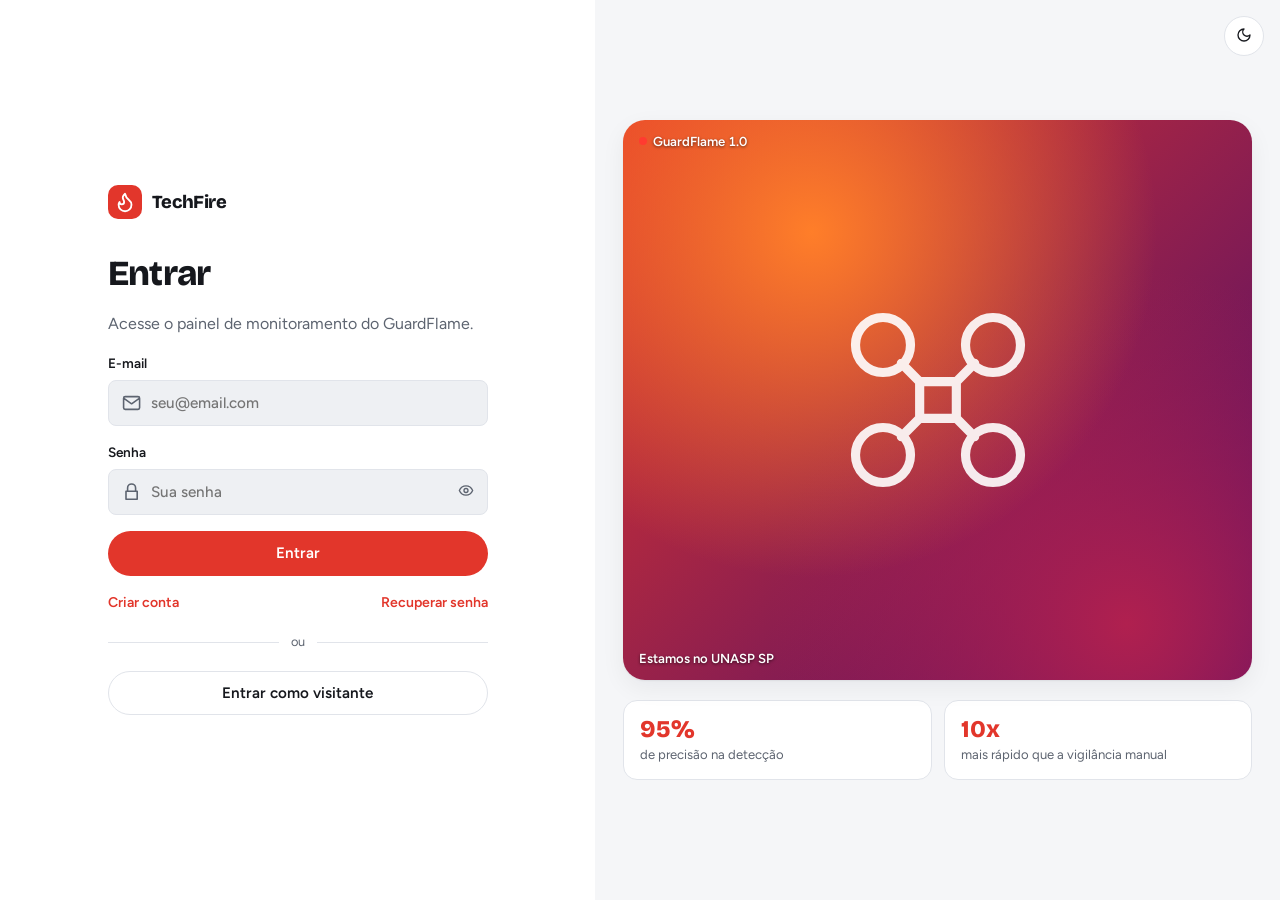
<file: techfire-2/experiencia/experiencia.html>
<!DOCTYPE html>
<html lang="pt-BR" data-theme="light">
<head>
<meta charset="UTF-8">
<meta name="viewport" content="width=device-width, initial-scale=1, viewport-fit=cover">
<title>Experiência · TechFire GuardFlame</title>
<link rel="preconnect" href="https://fonts.googleapis.com">
<link rel="preconnect" href="https://fonts.gstatic.com" crossorigin>
<link href="https://fonts.googleapis.com/css2?family=Bricolage+Grotesque:opsz,wght@12..96,500;12..96,700;12..96,800&family=Figtree:wght@400;500;600;700&display=swap" rel="stylesheet">
<script>
  /* Aplica o tema salvo antes de desenhar a página (evita "piscar") */
  try { var t = localStorage.getItem('gf_tema'); if (t) document.documentElement.setAttribute('data-theme', t); } catch (e) {}
</script>
<link rel="stylesheet" href="../css/estilo.css">
<link rel="stylesheet" href="experiencia.css">
</head>
<body data-raiz="../">

<!-- Topo (menu): montado pelo js/layout.js -->
<div id="topo"></div>

<main>
<div class="wrap page-title"><h1>Experiência do usuário</h1><p>Como uma pessoa usa o GuardFlame, do cadastro ao relatório.</p></div>
<div class="section tight"><div class="wrap"><h2 style="font-size:1.5rem">Jornada do usuário</h2><div class="journey" id="journeyList"></div></div></div>

<div class="section alt">
  <div class="wrap">
    <div class="section-head"><h2>Painel de monitoramento</h2><p class="muted">O que o operador vê durante o voo. <a href="../gps/gps.html" style="color:var(--fire);font-weight:600">Abrir o mapa GPS ao vivo →</a></p></div>
    <div class="dash">
      <div class="map" id="mapBox"></div>
      <div class="grid" style="align-content:start">
        <div class="card"><span class="muted">Status</span><h3 style="color:var(--leaf)" data-tel="status">--</h3></div>
        <div class="card"><span class="muted">Bateria</span><h3 class="num" data-tel="bat">87%</h3></div>
        <div class="card"><span class="muted">Altitude</span><h3 class="num" data-tel="alt">60 m</h3></div>
      </div>
    </div>
    <div class="card" style="margin-top:14px">
      <h3>Nível de risco detectado nas últimas 24 horas</h3>
      <div class="bars" id="bars" role="img" aria-label="Gráfico do nível de risco por hora"></div>
      <div class="bars-eixo muted"><span>00h</span><span>06h</span><span>12h</span><span>18h</span><span>23h</span></div>
    </div>
  </div>
</div>

<div class="section">
  <div class="wrap">
    <div class="section-head center"><h2>Exemplo de alerta</h2></div>
    <div class="alert">
      <h3><span data-icon="bell"></span>Possível foco de incêndio detectado</h3>
      <dl>
        <dt>Localização</dt><dd class="num">-23.6651, -46.7809 (UNASP SP)</dd>
        <dt>Confiança da IA</dt><dd class="num">94%</dd>
        <dt>Indício</dt><dd>Chamas e fumaça na imagem</dd>
        <dt>Horário</dt><dd class="num" id="alertTime">--</dd>
        <dt>Área estimada</dt><dd>cerca de 40 m²</dd>
      </dl>
      <div class="acoes">
        <button class="btn btn-fire btn-sm" data-toast="Brigada acionada">Acionar brigada</button>
        <button class="btn btn-line btn-sm" data-toast="Aviso sonoro emitido pelo drone">Emitir aviso sonoro</button>
        <button class="btn btn-line btn-sm" data-toast="Alerta marcado como falso alarme">Marcar como falso alarme</button>
      </div>
    </div>
  </div>
</div>

<div class="section alt">
  <div class="wrap">
    <div class="section-head"><h2>Integração das tecnologias</h2><p class="muted">Como as peças conversam entre si.</p></div>
    <div class="grid g3">
      <div class="card"><div class="ic" data-icon="drone"></div><h3>Pixhawk 2.4.8</h3><p class="muted">Controla o voo, lê o GPS e envia a telemetria ao Raspberry Pi pelo protocolo MAVLink.</p></div>
      <div class="card"><div class="ic" data-icon="chip"></div><h3>Raspberry Pi 4</h3><p class="muted">O cérebro da missão: analisa a imagem, transmite o vídeo para a Twitch e lê o GPS da Pixhawk.</p></div>
      <div class="card"><div class="ic" data-icon="eye"></div><h3>Arducam IMX708</h3><p class="muted">Câmera de 12 MP com foco automático que filma e alimenta a IA.</p></div>
      <div class="card"><div class="ic" data-icon="pin"></div><h3>GPS NEO-6M</h3><p class="muted">Dá a posição do drone e de cada foco encontrado.</p></div>
      <div class="card"><div class="ic" data-icon="mic"></div><h3>Áudio e voz</h3><p class="muted">Microfone, módulo de voz e alto-falantes com o MAX98357A.</p></div>
      <div class="card"><div class="ic" data-icon="radio"></div><h3>Modem 4G + Twitch</h3><p class="muted">Leva o vídeo ao vivo para a Twitch e os alertas para a internet.</p></div>
      <div class="card"><div class="ic" data-icon="link"></div><h3>Site</h3><p class="muted">Mostra a câmera ao vivo, o GPS no mapa e os alertas num só lugar.</p></div>
    </div>
  </div>
</div>

<div class="section">
  <div class="wrap">
    <div class="section-head"><h2>Histórico de ocorrências</h2><p class="muted">Exemplos de ocorrências registradas pelo sistema.</p></div>
    <div class="table-wrap"><table><thead><tr><th>Data e hora</th><th>Localização</th><th>Confiança da IA</th><th>Situação</th></tr></thead><tbody id="histBody"></tbody></table></div>
  </div>
</div>
</main>

<!-- Rodapé: montado pelo js/layout.js -->
<div id="rodape"></div>

<script src="../js/config.js?v=2"></script>
<script src="../js/utils.js?v=2"></script>
<script src="../js/layout.js?v=2"></script>
<script src="../js/telemetria.js?v=2"></script>
<script src="experiencia.js?v=2"></script>
</body>
</html>
</file>
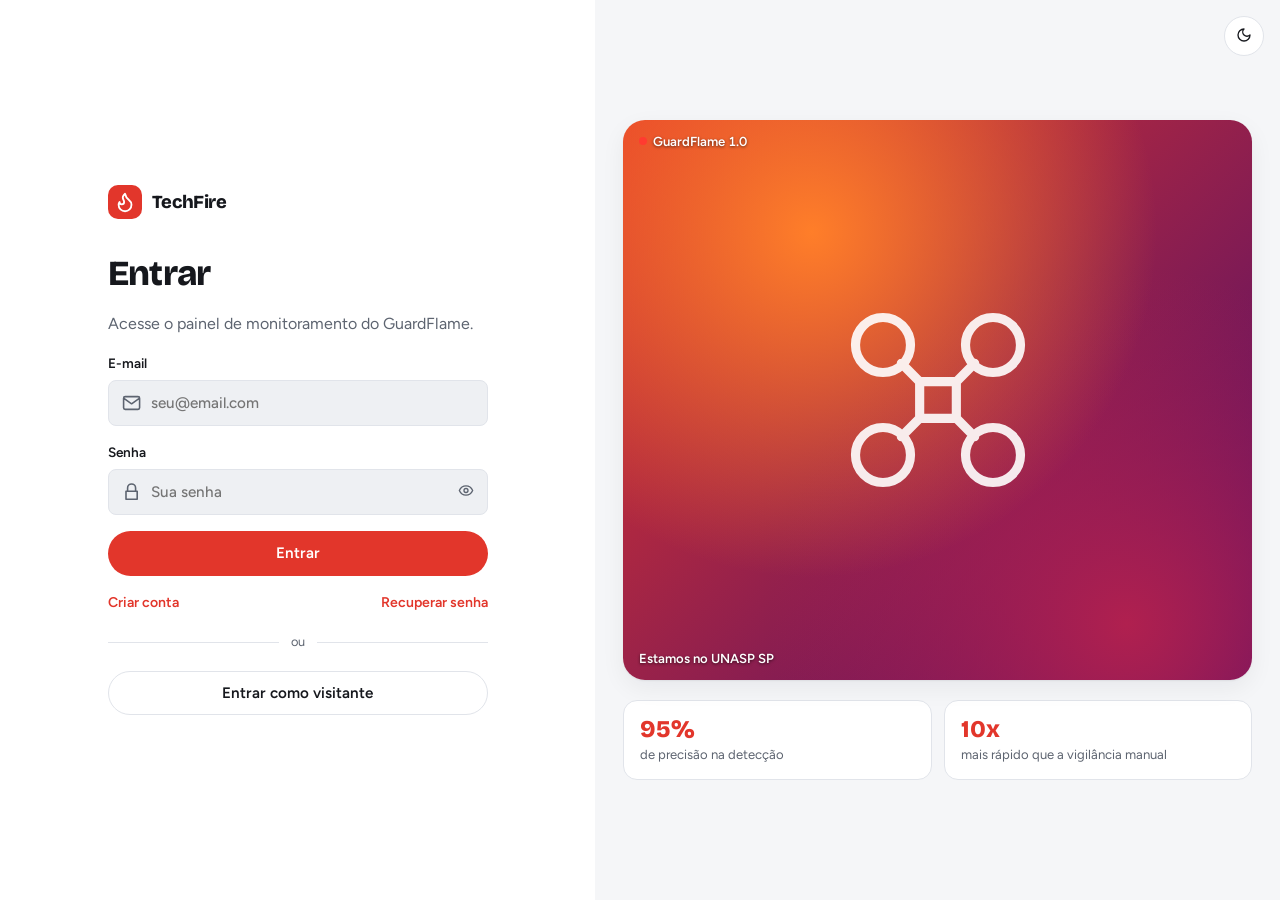
<file: techfire-2/fabricante/fabricante.html>
<!DOCTYPE html>
<html lang="pt-BR" data-theme="light">
<head>
<meta charset="UTF-8">
<meta name="viewport" content="width=device-width, initial-scale=1, viewport-fit=cover">
<title>Informações do Fabricante · TechFire GuardFlame</title>
<link rel="preconnect" href="https://fonts.googleapis.com">
<link rel="preconnect" href="https://fonts.gstatic.com" crossorigin>
<link href="https://fonts.googleapis.com/css2?family=Bricolage+Grotesque:opsz,wght@12..96,500;12..96,700;12..96,800&family=Figtree:wght@400;500;600;700&display=swap" rel="stylesheet">
<script>
  /* Aplica o tema salvo antes de desenhar a página (evita "piscar") */
  try { var t = localStorage.getItem('gf_tema'); if (t) document.documentElement.setAttribute('data-theme', t); } catch (e) {}
</script>
<link rel="stylesheet" href="../css/estilo.css">
<link rel="stylesheet" href="fabricante.css">
</head>
<body data-raiz="../">

<!-- Topo (menu): montado pelo js/layout.js -->
<div id="topo"></div>

<main>
<div class="wrap page-title">
  <span class="tag"><span data-icon="file"></span>Fabricante: TechFire</span>
  <h1>Informações do Fabricante</h1>
  <p>As regras da ANAC, do DECEA e da Anatel para operar o GuardFlame legalmente no Brasil. Leia antes do primeiro voo.</p>
  <p class="atualizado num">Atualizado em outubro de 2026 · RBAC nº 100 (ANAC) e ICA 100-40 (DECEA)</p>
</div>

<!-- ============ O GUARDFLAME NAS REGRAS ============ -->
<div class="section tight">
  <div class="wrap">
    <div class="enquadra">
      <div>
        <h2>Onde o GuardFlame se encaixa</h2>
        <p>O GuardFlame (frame F450, bateria 4S, Pixhawk e Raspberry Pi) pesa <b>bem mais de 250 g</b> e voa na linha de visada, até 120 m de altura. Por isso ele entra na <b>categoria Aberta</b> do RBAC nº 100 e precisa cumprir tudo o que está ao lado.</p>
        <div class="selos">
          <span>Peso &gt; 250 g</span><span>Categoria Aberta</span><span>Uso não recreativo</span>
        </div>
      </div>
      <ul class="obrig">
        <li><span data-icon="check"></span><div>Drone cadastrado no <b>SISANT</b>, com etiqueta de identificação</div></li>
        <li><span data-icon="check"></span><div>Voo autorizado no <b>SARPAS</b> (DECEA) antes de decolar</div></li>
        <li><span data-icon="check"></span><div><b>Seguro RETA</b> de danos a terceiros em dia</div></li>
        <li><span data-icon="check"></span><div>Rádio e controle <b>homologados pela Anatel</b></div></li>
        <li><span data-icon="check"></span><div>Piloto aprovado no <b>exame teórico da ANAC</b> (obrigatório a partir de 01/01/2027)</div></li>
      </ul>
    </div>
  </div>
</div>

<!-- ============ O QUE MUDOU EM 2026 ============ -->
<div class="section alt">
  <div class="wrap">
    <div class="section-head"><h2>O que mudou em 2026</h2><p class="muted">A ANAC trocou o antigo RBAC-E nº 94 por um regulamento novo, e o DECEA passou a exigir autorização para todos os drones.</p></div>
    <ol class="linha-tempo">
      <li><time>16/06/2026</time><b>RBAC nº 100 entra em vigor</b><span>Resolução ANAC nº 805 substitui o RBAC-E nº 94. A Resolução nº 806 trata dos drones de até 250 g e dos aeromodelos.</span></li>
      <li><time>01/07/2026</time><b>Nova ICA 100-40 do DECEA</b><span>Todo voo precisa de autorização no SARPAS, inclusive de drones com até 250 g.</span></li>
      <li><time>01/01/2027</time><b>Exame teórico obrigatório</b><span>Pilotos de drones acima de 250 g fora do uso recreativo precisam ser aprovados no exame da ANAC.</span></li>
      <li><time>16/06/2028</time><b>Fim da transição</b><span>Acaba o prazo para quem ainda opera com autorizações do antigo RBAC-E nº 94.</span></li>
    </ol>

    <h3 class="sub-titulo">As três categorias de operação</h3>
    <div class="grid g3">
      <div class="card cat ativa"><span class="tag">GuardFlame</span><h3>Aberta</h3><p class="muted">Baixo risco. Até 25 kg, na linha de visada, até 120 m de altura e longe de pessoas não envolvidas. <b>Não precisa de autorização prévia da ANAC</b> se cumprir todos os limites.</p></div>
      <div class="card cat"><h3>Específica</h3><p class="muted">Risco médio: voo além da linha de visada (BVLOS), acima de 120 m, acima de 25 kg ou perto de pessoas. Exige análise de risco e autorização da ANAC.</p></div>
      <div class="card cat"><h3>Certificada</h3><p class="muted">Alto risco, como transporte de cargas perigosas ou de pessoas. Exige certificação da aeronave e do operador.</p></div>
    </div>
  </div>
</div>

<!-- ============ REGRAS ============ -->
<div class="section">
  <div class="wrap">
    <div class="section-head"><h2>Regras para voar</h2><p class="muted">Cada cartão é uma obrigação. Descumprir qualquer uma delas torna o voo irregular.</p></div>

    <h3 class="grupo"><span class="ic" data-icon="id"></span>Cadastro e documentos</h3>
    <div class="grid g3 regras">
      <article class="card regra">
        <span class="orgao">ANAC</span>
        <h3>Cadastro no SISANT</h3>
        <p>Todo drone com peso máximo de decolagem <b>acima de 250 g</b> deve ser cadastrado no SISANT (Sistema de Aeronaves Não Tripuladas) <b>antes de qualquer voo</b>.</p>
        <ul><li>Cadastro gratuito, por equipamento e por operador (CPF ou CNPJ)</li><li>Vale 24 meses e precisa ser renovado</li></ul>
      </article>
      <article class="card regra">
        <span class="orgao">ANAC</span>
        <h3>Operador identificado</h3>
        <p>O dono ou operador precisa estar cadastrado e identificado na ANAC. O drone deve levar uma <b>etiqueta com o número de cadastro (código SISANT)</b>, legível e resistente.</p>
      </article>
      <article class="card regra">
        <span class="orgao">ANAC · DECEA</span>
        <h3>A regra dos 250 g</h3>
        <p>Pela ANAC, drones de <b>até 250 g</b> continuam dispensados de cadastro e de seguro. Mas, desde 01/07/2026, o DECEA exige SARPAS para eles também, e o SARPAS só aceita drones cadastrados no SISANT. <b>Na prática, todos precisam se cadastrar.</b></p>
      </article>
      <article class="card regra">
        <span class="orgao">ANAC</span>
        <h3>Seguro RETA</h3>
        <p>Drones acima de 250 g em uso <b>não recreativo</b> precisam do seguro RETA (Responsabilidade do Explorador ou Transportador Aéreo), que cobre danos a terceiros. <b>Voar sem ele é operação ilegal</b> e sujeita a autuação.</p>
      </article>
      <article class="card regra">
        <span class="orgao">ANAC</span>
        <h3>Idade e exame do piloto</h3>
        <p>O piloto responsável deve ter <b>18 anos ou mais</b>. Menores só podem pilotar acompanhados de um piloto maior de idade, que responde pela operação. A partir de 2027 o piloto também precisa do exame teórico da ANAC (gratuito e online).</p>
      </article>
      <article class="card regra">
        <span class="orgao">Anatel</span>
        <h3>Homologação na Anatel</h3>
        <p>O drone, o rádio controle e os transmissores de vídeo usam radiofrequência e precisam ser <b>homologados pela Anatel</b>. Modelos vendidos oficialmente no Brasil já vêm homologados; peças importadas por conta própria podem não ser.</p>
      </article>
    </div>

    <h3 class="grupo"><span class="ic" data-icon="plane"></span>Espaço aéreo e voo</h3>
    <div class="grid g3 regras">
      <article class="card regra destaque">
        <span class="orgao">DECEA</span>
        <span class="valor">SARPAS</span>
        <h3>Autorização do espaço aéreo</h3>
        <p>Antes de decolar, peça acesso ao espaço aéreo no <b>SARPAS</b>, do DECEA. Desde <b>1º de julho de 2026</b> (ICA 100-40) isso vale também para drones de até 250 g.</p>
      </article>
      <article class="card regra destaque">
        <span class="orgao">ANAC</span>
        <span class="valor num">120 m</span>
        <h3>Altura máxima</h3>
        <p>Voo limitado a <b>120 metros (400 pés)</b> acima do solo. Mais alto que isso, a operação sai da categoria Aberta e exige autorização específica.</p>
      </article>
      <article class="card regra destaque">
        <span class="orgao">ANAC</span>
        <span class="valor num">30 m</span>
        <h3>Distância de pessoas</h3>
        <p>Mantenha no mínimo <b>30 metros na horizontal</b> de pessoas que não fazem parte da operação. Nunca sobrevoe aglomerações.</p>
      </article>
      <article class="card regra">
        <span class="orgao">ANAC · DECEA</span>
        <h3>Linha de visada (VLOS)</h3>
        <p>O piloto deve ver o drone <b>o tempo todo, a olho nu</b>. Voar além da linha de visada (<b>BVLOS</b>), ou com óculos FPV sem um observador, só com autorização específica.</p>
      </article>
      <article class="card regra">
        <span class="orgao">DECEA</span>
        <h3>Aeroportos e áreas restritas</h3>
        <p>É proibido voar perto de aeroportos, aeródromos e heliportos sem autorização, respeitando as áreas de aproximação das aeronaves. Também são proibidas áreas restritas, como presídios e instalações militares. Em unidades de conservação, peça autorização ao órgão gestor (ex.: ICMBio).</p>
      </article>
      <article class="card regra">
        <span class="orgao">Fabricante</span>
        <h3>Locais fechados</h3>
        <p>Um local totalmente fechado (ginásio, galpão) não faz parte do espaço aéreo, então lá o voo não depende do SARPAS e a responsabilidade é do dono do local. <b>Regra do fabricante: o GuardFlame não deve decolar em ambientes fechados.</b> Ele foi feito para voar ao ar livre: dentro de um prédio fica sem sinal de GPS e as hélices de 10" colocam as pessoas em risco.</p>
      </article>
      <article class="card regra">
        <span class="orgao">ANAC · DECEA</span>
        <h3>Uso recreativo (aeromodelismo)</h3>
        <p>A única dispensa do SARPAS é o voo <b>só por lazer</b> em um espaço aéreo condicionado destinado ao aeromodelismo, como um clube. Lá os limites são <b>60 m de altura</b> e <b>300 m</b> de distância do piloto. O GuardFlame não é recreativo, então essa dispensa não vale para ele.</p>
      </article>
    </div>

    <h3 class="grupo"><span class="ic" data-icon="scale"></span>Responsabilidades e penalidades</h3>
    <div class="penal card">
      <div>
        <p>O operador <b>responde por qualquer dano</b> que o drone causar a pessoas, animais ou propriedades. Quem descumpre as normas pode sofrer:</p>
        <ul class="lista-x">
          <li>Multas e sanções administrativas da ANAC</li>
          <li>Suspensão ou cancelamento do cadastro</li>
          <li>Apreensão do equipamento</li>
          <li>Processo civil e criminal. Expor uma aeronave a perigo é crime (Código Penal, art. 261), e voar sem autorização perto de aeroportos é tratado pelo DECEA como ato de interferência ilícita.</li>
        </ul>
      </div>
      <div class="pode-nao">
        <div><h4><span data-icon="check"></span>Pode</h4><ul><li>Voar de dia, ao ar livre, com SARPAS aprovado</li><li>Até 120 m, sempre vendo o drone</li><li>Sobrevoar mata e área rural sem pessoas</li></ul></div>
        <div class="nao"><h4><span data-icon="ban"></span>Não pode</h4><ul><li>Voar sem cadastro, seguro ou autorização</li><li>Passar perto de aeroportos e sobre multidões</li><li>Filmar pessoas sem consentimento (LGPD)</li></ul></div>
      </div>
    </div>
  </div>
</div>

<!-- ============ ANTES DE CADA VOO ============ -->
<div class="section alt">
  <div class="wrap grid g2">
    <div>
      <h2>Checklist antes de cada voo</h2>
      <p class="muted">Marque cada item. A lista fica salva neste navegador até você limpar.</p>
      <ul class="check-voo" id="checkVoo">
        <li><label><input type="checkbox">Cadastro SISANT válido e etiqueta no drone</label></li>
        <li><label><input type="checkbox">Seguro RETA em dia (apólice no celular)</label></li>
        <li><label><input type="checkbox">Voo aprovado no SARPAS para o local e o horário</label></li>
        <li><label><input type="checkbox">Local longe de aeroportos e sem pessoas a menos de 30 m</label></li>
        <li><label><input type="checkbox">Bateria carregada e hélices sem trincas</label></li>
        <li><label><input type="checkbox">GPS com satélites suficientes antes de decolar</label></li>
        <li><label><input type="checkbox">Observador ao lado para ajudar a manter a linha de visada</label></li>
      </ul>
      <button class="btn btn-line btn-sm" id="limparCheck" type="button">Limpar checklist</button>
    </div>
    <div>
      <h2>Sites oficiais</h2>
      <p class="muted">As regras mudam. Confira sempre a versão mais recente nos sites dos órgãos.</p>
      <div class="oficiais">
        <a href="https://www.gov.br/anac/pt-br/assuntos/drones" target="_blank" rel="noopener"><b>ANAC · Drones</b><span>Regras, RBAC nº 100 e exame teórico</span></a>
        <a href="https://sistemas.anac.gov.br/sisant" target="_blank" rel="noopener"><b>SISANT</b><span>Cadastro do drone e do operador</span></a>
        <a href="https://servicos.decea.mil.br/sarpas/" target="_blank" rel="noopener"><b>SARPAS · DECEA</b><span>Pedido de autorização de voo</span></a>
        <a href="https://www.decea.mil.br/drone/" target="_blank" rel="noopener"><b>DECEA · Drones</b><span>ICA 100-40 e espaço aéreo</span></a>
        <a href="https://www.gov.br/anatel/pt-br" target="_blank" rel="noopener"><b>Anatel</b><span>Homologação de equipamentos de rádio</span></a>
      </div>
      <p class="muted aviso-legal">Esta página é um resumo feito pela equipe TechFire para o TCC. Ela não substitui os textos oficiais das normas.</p>
    </div>
  </div>
</div>
</main>

<!-- Rodapé: montado pelo js/layout.js -->
<div id="rodape"></div>

<script src="../js/config.js?v=2"></script>
<script src="../js/utils.js?v=2"></script>
<script src="../js/layout.js?v=2"></script>
<script src="fabricante.js?v=2"></script>
</body>
</html>
</file>
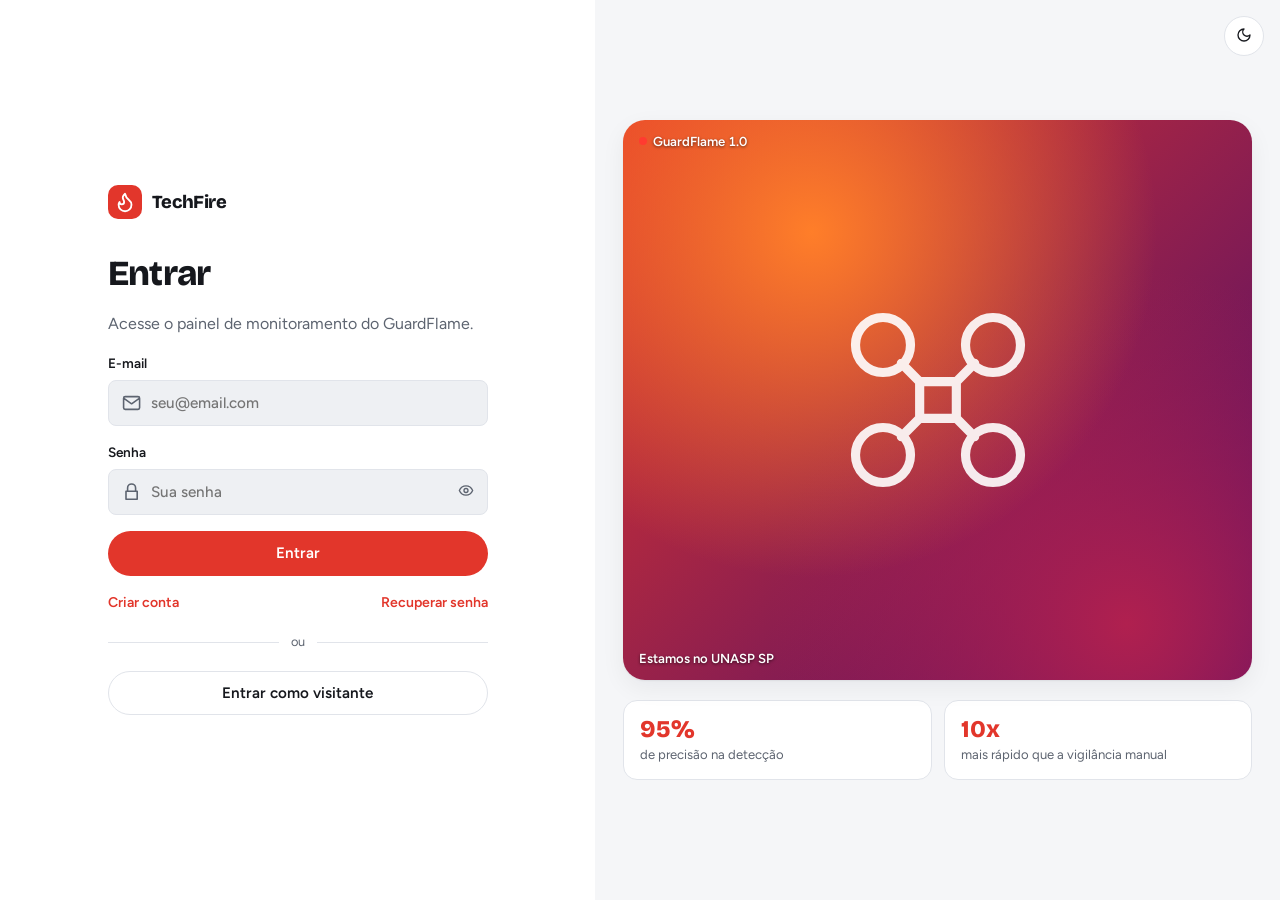
<file: techfire-2/guia/guia.html>
<!DOCTYPE html>
<html lang="pt-BR" data-theme="light">
<head>
<meta charset="UTF-8">
<meta name="viewport" content="width=device-width, initial-scale=1, viewport-fit=cover">
<meta name="robots" content="noindex, nofollow">
<title>Meu guia · TechFire GuardFlame</title>
<link rel="preconnect" href="https://fonts.googleapis.com">
<link rel="preconnect" href="https://fonts.gstatic.com" crossorigin>
<link href="https://fonts.googleapis.com/css2?family=Bricolage+Grotesque:opsz,wght@12..96,500;12..96,700;12..96,800&family=Figtree:wght@400;500;600;700&display=swap" rel="stylesheet">
<script>
  /* Aplica o tema salvo antes de desenhar a página (evita "piscar") */
  try { var t = localStorage.getItem('gf_tema'); if (t) document.documentElement.setAttribute('data-theme', t); } catch (e) {}
</script>
<link rel="stylesheet" href="../css/estilo.css">
<link rel="stylesheet" href="guia.css">
</head>
<body data-raiz="../" class="restrito">

<!-- Topo (menu): montado pelo js/layout.js -->
<div id="topo"></div>

<main>
<div class="wrap page-title">
  <span class="tag"><span data-icon="lock"></span>Só você vê esta página</span>
  <h1 style="margin-top:14px">Meu guia, <span id="donoNome">Tiago</span></h1>
  <p>O passo a passo completo, do Raspberry Pi desligado até a câmera na Twitch e o GPS no mapa do site. Vá marcando <b>Feito</b> em cada passo — o progresso fica salvo neste navegador.</p>
  <div class="progresso"><div class="barra"><i id="barra"></i></div><span id="barraTxt">0 passos</span><button class="btn btn-line btn-sm" type="button" id="zerar">Zerar</button></div>

  <div class="status-rapido">
    <div class="card"><span class="muted">Canal da Twitch no site</span><span class="pill" id="stCanal">--</span><p class="muted" style="font-size:.82rem;margin:8px 0 0" id="stCanalLink"></p></div>
    <div class="card"><span class="muted">GPS do drone</span><span class="pill" data-tel-pill>--</span><p class="muted" style="font-size:.82rem;margin:8px 0 0"><span data-tel="gps">--</span> · <span data-tel="hora">--</span></p></div>
  </div>
</div>

<div class="section tight">
  <div class="wrap guia">

    <nav class="indice" aria-label="Partes do guia">
      <b>Preparação</b>
      <a href="#parte-a">A · Antes de começar</a>
      <a href="#parte-b">B · Preparar o Raspberry Pi</a>
      <a href="#parte-c">C · Câmera Arducam</a>
      <a href="#parte-d">D · Internet 4G</a>
      <b>Twitch</b>
      <a href="#parte-e">E · Conta e chave da Twitch</a>
      <a href="#parte-f">F · Transmitir do Pi</a>
      <a href="#parte-g">G · Mostrar no site</a>
      <b>GPS</b>
      <a href="#parte-h">H · GPS na Pixhawk</a>
      <b>Final</b>
      <a href="#parte-k">K · Ligar sozinho</a>
      <a href="#parte-l">L · Dia da apresentação</a>
      <a href="#parte-m">M · Deu problema?</a>
    </nav>

    <div>
      <div class="caixa perigo"><b>Importante sobre esta página:</b> ela só aparece no menu e só abre para a conta <b>tiago@techfire.com</b>. Mas o site não tem servidor de login, então quem abrir o código-fonte consegue ler este arquivo. Por isso <b>nunca escreva chaves ou senhas aqui</b> — elas ficam só no Raspberry Pi.</div>

      <!-- ===================================================== A -->
      <section class="parte" id="parte-a">
        <h2><span class="letra">A</span>Antes de começar</h2>
        <p class="intro">Como tudo se conecta, e o que separar antes de começar.</p>
        <div class="table-wrap"><table>
          <thead><tr><th>Caminho</th><th>Como funciona</th></tr></thead>
          <tbody>
            <tr><td><b>Vídeo</b></td><td>Arducam → cabo flat → Raspberry Pi → <code>transmitir_twitch.sh</code> (rpicam-vid + ffmpeg) → modem 4G → <b>Twitch</b> → player da Twitch dentro da página Ao vivo do site.</td></tr>
            <tr><td><b>GPS</b></td><td>GPS NEO-6M → Pixhawk. O site não usa banco de dados: a página GPS mostra o drone ligado e parado no UNASP SP (posição definida em <code>CONFIG.mapa</code>).</td></tr>
          </tbody>
        </table></div>
        <div class="steps">
          <div class="step" data-id="a1"><div>
            <h3>Separe o material</h3>
            <ul>
              <li><b>Raspberry Pi 4</b> com fonte oficial de 5 V / 3 A (para os testes em bancada).</li>
              <li><b>Cartão microSD</b> de 32 GB ou mais (classe A1/A2) e um leitor de cartão no PC.</li>
              <li><b>Câmera Arducam IMX708</b> com o cabo flat que vem junto.</li>
              <li><b>Pixhawk 2.4.8</b> + <b>GPS NEO-6M</b> + cabo <b>micro-USB</b> (que transmita dados, não só carga).</li>
              <li><b>Modem 4G USB</b> com chip ativo e plano de dados (a transmissão gasta cerca de <b>1,1 GB por hora</b> a 2,5 Mbps).</li>
              <li>Um <b>PC com Windows</b> na mesma rede Wi-Fi do Pi (para configurar).</li>
              <li>Uma <b>conta na Twitch</b> com e-mail confirmado.</li>
            </ul>
          </div></div>
          <div class="step" data-id="a2"><div>
            <h3>Tenha os arquivos do site à mão</h3>
            <p>Tudo que vai para o Raspberry Pi está na pasta <code>raspberry/</code> do site:</p>
            <ul>
              <li><code>transmitir_twitch.sh</code> — manda a câmera para a Twitch.</li>
            </ul>
          </div></div>
        </div>
      </section>

      <!-- ===================================================== B -->
      <section class="parte" id="parte-b">
        <h2><span class="letra">B</span>Preparar o Raspberry Pi</h2>
        <p class="intro">Instalar o sistema já com Wi-Fi e acesso remoto (SSH), para você comandar o Pi pelo PC sem precisar de monitor.</p>
        <div class="steps">
          <div class="step" data-id="b1"><div>
            <h3>Grave o sistema no cartão</h3>
            <ol>
              <li>Baixe o <b>Raspberry Pi Imager</b> em <a href="https://www.raspberrypi.com/software/" target="_blank" rel="noopener">raspberrypi.com/software</a> e instale no PC.</li>
              <li>Coloque o cartão no PC e abra o Imager.</li>
              <li><b>Dispositivo:</b> Raspberry Pi 4. <b>Sistema:</b> Raspberry Pi OS (64-bit) — pode ser a versão <i>Lite</i>, sem tela. <b>Armazenamento:</b> o cartão.</li>
              <li>Clique em <b>Avançar</b> › <b>Editar configurações</b> e preencha:
                <ul>
                  <li><b>Nome do host:</b> <code>guardflame</code></li>
                  <li><b>Usuário:</b> <code>pi</code> e uma senha que você não vai esquecer.</li>
                  <li><b>Wi-Fi:</b> nome e senha da rede da sua casa / escola. País: BR.</li>
                  <li><b>Fuso horário:</b> America/Sao_Paulo. Teclado: br.</li>
                  <li>Aba <b>Serviços</b>: marque <b>Ativar SSH</b> › “Usar senha para autenticação”.</li>
                </ul>
              </li>
              <li>Salve, confirme e espere gravar e verificar.</li>
            </ol>
            <div class="caixa dica">Se usar outro nome de usuário (diferente de <b>pi</b>), troque <code>/home/pi</code> por <code>/home/SEU_USUARIO</code> em todos os comandos deste guia.</div>
          </div></div>
          <div class="step" data-id="b2"><div>
            <h3>Ligue o Pi e entre pelo PC</h3>
            <p>Coloque o cartão no Pi, ligue a fonte e espere uns 2 minutos (o primeiro boot demora). No PC, abra o <b>PowerShell</b> e digite:</p>
<pre class="code"><code>ssh pi@guardflame.local</code></pre>
            <p>Na primeira vez ele pergunta <i>Are you sure you want to continue connecting?</i> — digite <code>yes</code> e depois a senha (ela não aparece enquanto você digita, é normal).</p>
            <div class="caixa aviso">Se der <b>Could not resolve hostname</b>: abra o painel do roteador (ou o app da operadora) e procure o IP do “guardflame”. Use <code>ssh pi@192.168.X.X</code>.</div>
          </div></div>
          <div class="step" data-id="b3"><div>
            <h3>Atualize o sistema</h3>
            <p>Já dentro do Pi (o terminal mostra <code>pi@guardflame:~ $</code>):</p>
<pre class="code"><code>sudo apt update
sudo apt full-upgrade -y
sudo reboot</code></pre>
            <p>Ele reinicia e a conexão cai. Espere 1 minuto e entre de novo com <code>ssh pi@guardflame.local</code>.</p>
          </div></div>
        </div>
      </section>

      <!-- ===================================================== C -->
      <section class="parte" id="parte-c">
        <h2><span class="letra">C</span>Câmera Arducam IMX708</h2>
        <div class="steps">
          <div class="step" data-id="c1"><div>
            <h3>Encaixe o cabo flat (com o Pi DESLIGADO)</h3>
            <ol>
              <li>Desligue o Pi: <code>sudo poweroff</code> e tire a fonte.</li>
              <li>No Pi 4, use a porta <b>CAMERA</b> (entre o HDMI e a saída de áudio) — não a DISPLAY.</li>
              <li>Levante a trava preta com cuidado, encaixe o cabo com os <b>contatos metálicos virados para o lado do HDMI</b> e abaixe a trava.</li>
              <li>Na câmera, o mesmo: contatos virados para a placa.</li>
            </ol>
          </div></div>
          <div class="step" data-id="c2"><div>
            <h3>Instale os programas e teste</h3>
            <p>Ligue o Pi, entre por SSH e rode:</p>
<pre class="code"><code>sudo apt install -y rpicam-apps ffmpeg
rpicam-hello --list-cameras</code></pre>
            <p>Tem que aparecer algo como <code>0 : imx708 [4608x2592]</code>. Depois tire uma foto de teste:</p>
<pre class="code"><code>rpicam-still -o teste.jpg</code></pre>
            <p>Para ver a foto no PC, rode <b>no PowerShell do PC</b> (não no Pi): <code>scp pi@guardflame.local:~/teste.jpg .</code></p>
          </div></div>
          <div class="step" data-id="c3"><div>
            <h3>Se aparecer “No cameras available”</h3>
            <ol>
              <li>Confira o cabo dos dois lados (é o problema em 90% dos casos).</li>
              <li>Force o modelo da câmera:
<pre class="code"><code>sudo nano /boot/firmware/config.txt</code></pre>
                No final do arquivo, adicione a linha <code>dtoverlay=imx708</code>. Se existir <code>camera_auto_detect=1</code>, troque para <code>camera_auto_detect=0</code>. Salve com <b>Ctrl+O</b>, <b>Enter</b>, saia com <b>Ctrl+X</b> e rode <code>sudo reboot</code>.</li>
            </ol>
          </div></div>
        </div>
      </section>

      <!-- ===================================================== D -->
      <section class="parte" id="parte-d">
        <h2><span class="letra">D</span>Internet 4G</h2>
        <p class="intro">No voo não tem Wi-Fi: a Twitch recebe tudo pelo modem 4G.</p>
        <div class="steps">
          <div class="step" data-id="d1"><div>
            <h3>Conecte o modem e confira se ele apareceu</h3>
            <p>Coloque o chip no modem, ligue numa porta USB do Pi e espere 30 s:</p>
<pre class="code"><code>ip -br a</code></pre>
            <p>Deve aparecer uma interface nova (<code>eth1</code>, <code>usb0</code> ou <code>wwan0</code>) com um IP. Modems de operadora do tipo “HiLink” (os que têm a página <code>192.168.8.1</code>) funcionam sozinhos.</p>
            <div class="caixa aviso">Se não aparecer IP, o modem é do tipo que precisa de discador. Instale e conecte assim (troque o APN pelo da operadora: <code>claro.com.br</code>, <code>timbrasil.br</code>, <code>zap.vivo.com.br</code>):
<pre class="code"><code>sudo apt install -y modemmanager
sudo nmcli connection add type gsm ifname '*' con-name 4g apn zap.vivo.com.br
sudo nmcli connection up 4g</code></pre></div>
          </div></div>
          <div class="step" data-id="d2"><div>
            <h3>Teste a velocidade de envio (upload)</h3>
            <p>Desligue o Wi-Fi para ter certeza de que está testando o 4G e meça:</p>
<pre class="code"><code>sudo apt install -y speedtest-cli
sudo nmcli radio wifi off
speedtest-cli --simple
sudo nmcli radio wifi on</code></pre>
            <div class="caixa perigo"><b>Cuidado:</b> desligar o Wi-Fi derruba o SSH se você estiver conectado por ele. Faça este teste com o Pi ligado num monitor, ou rode tudo numa linha só: <code>sudo nmcli radio wifi off; speedtest-cli --simple; sudo nmcli radio wifi on</code></div>
            <p>O que importa é o <b>Upload</b>:</p>
            <div class="table-wrap"><table>
              <thead><tr><th>Upload</th><th>O que usar no script da Twitch</th></tr></thead>
              <tbody>
                <tr><td>4 Mbps ou mais</td><td>Padrão: 1280×720, <code>BITRATE=2500000</code></td></tr>
                <tr><td>2 a 4 Mbps</td><td>1280×720, <code>BITRATE=1500000</code></td></tr>
                <tr><td>menos de 2 Mbps</td><td><code>LARGURA=854</code>, <code>ALTURA=480</code>, <code>BITRATE=900000</code></td></tr>
              </tbody>
            </table></div>
          </div></div>
        </div>
      </section>

      <!-- ===================================================== E -->
      <section class="parte" id="parte-e">
        <h2><span class="letra">E</span>Conta e chave da Twitch</h2>
        <div class="steps">
          <div class="step" data-id="e1"><div>
            <h3>Prepare o canal</h3>
            <ol>
              <li>Entre em <a href="https://www.twitch.tv" target="_blank" rel="noopener">twitch.tv</a> com a conta do projeto (ex.: <b>techfire_guardflame</b>). O nome do canal é o que aparece em <code>twitch.tv/NOME</code>.</li>
              <li>Confirme o e-mail. Se a Twitch pedir, ative a <b>verificação em duas etapas</b> (Configurações › Segurança e privacidade) — sem isso ela pode não liberar a transmissão.</li>
            </ol>
          </div></div>
          <div class="step" data-id="e2"><div>
            <h3>Copie a chave de transmissão</h3>
            <ol>
              <li>Clique na sua foto (canto superior direito) › <b>Painel do criador</b>.</li>
              <li>Menu da esquerda: <b>Configurações</b> › <b>Transmissão</b>.</li>
              <li>Em <b>Chave de transmissão principal</b>, clique em <b>Copiar</b>. Ela começa com <code>live_</code>.</li>
            </ol>
            <div class="caixa perigo"><b>A chave é uma senha.</b> Quem tiver ela transmite no seu canal. Não mande no WhatsApp, não coloque no site nem em prints do TCC. Se vazar, clique em <b>Redefinir</b> na mesma tela e troque no Pi.</div>
          </div></div>
          <div class="step" data-id="e3"><div>
            <h3>Ajuste as opções do canal</h3>
            <ul>
              <li>Na mesma tela de Transmissão: <b>Modo de latência</b> › <b>Baixa latência</b> (o vídeo chega com menos atraso).</li>
              <li><b>Armazenar transmissões anteriores</b>: ligado, para guardar os voos e usar no TCC.</li>
              <li>Em <b>Gerenciador de transmissão</b>, coloque o título (ex.: “GuardFlame 1.0 — voo ao vivo no UNASP SP”) e a categoria <b>Science &amp; Technology</b>.</li>
            </ul>
          </div></div>
        </div>
      </section>

      <!-- ===================================================== F -->
      <section class="parte" id="parte-f">
        <h2><span class="letra">F</span>Transmitir do Raspberry Pi</h2>
        <div class="steps">
          <div class="step" data-id="f1"><div>
            <h3>Copie os scripts do PC para o Pi</h3>
            <p>No <b>PowerShell do PC</b>, dentro da pasta do site:</p>
<pre class="code"><code>cd C:\Users\tiago_maia\Downloads\guardflame-site\guardflame-site
scp .\raspberry\transmitir_twitch.sh pi@guardflame.local:~/</code></pre>
          </div></div>
          <div class="step" data-id="f2"><div>
            <h3>Arrume as quebras de linha e dê permissão</h3>
            <p>Arquivos que passaram pelo Windows podem vir com quebras de linha do Windows, e o Linux não roda. No <b>Pi</b>:</p>
<pre class="code"><code>sed -i 's/\r$//' ~/transmitir_twitch.sh
chmod +x ~/transmitir_twitch.sh</code></pre>
          </div></div>
          <div class="step" data-id="f3"><div>
            <h3>Coloque a chave no script</h3>
<pre class="code"><code>nano ~/transmitir_twitch.sh</code></pre>
            <p>Ache a linha <code>CHAVE_TWITCH="COLE_SUA_CHAVE_AQUI"</code>, apague o texto entre as aspas e cole a chave (no terminal, colar é <b>botão direito do mouse</b>). Fica assim:</p>
<pre class="code"><code>CHAVE_TWITCH="live_123456789_AbCdEfGhIjKlMnOp"</code></pre>
            <p>Se o upload do 4G for baixo, ajuste <code>LARGURA</code>, <code>ALTURA</code> e <code>BITRATE</code> conforme a tabela da parte D. Salve: <b>Ctrl+O</b>, <b>Enter</b>, <b>Ctrl+X</b>.</p>
          </div></div>
          <div class="step" data-id="f4"><div>
            <h3>Primeira transmissão</h3>
<pre class="code"><code>~/transmitir_twitch.sh</code></pre>
            <ol>
              <li>Deve aparecer <code>Transmitindo para a Twitch... (Ctrl+C para parar)</code> e algumas linhas do rpicam-vid.</li>
              <li>Abra <code>twitch.tv/SEU_CANAL</code> no PC. Em 10–20 segundos o canal fica <b>AO VIVO</b>.</li>
              <li>Para parar: <b>Ctrl+C</b> no terminal do Pi.</li>
            </ol>
            <div class="caixa dica">Para ver a saúde da transmissão (bitrate, quedas), use o <a href="https://inspector.twitch.tv" target="_blank" rel="noopener">Twitch Inspector</a> ou o painel <b>Gerenciador de transmissão</b>. Se a linha de bitrate ficar oscilando muito, diminua o <code>BITRATE</code>.</div>
          </div></div>
          <div class="step" data-id="f5"><div>
            <h3>Áudio do microfone (opcional)</h3>
            <p>Com o microfone USB ligado, descubra o número dele:</p>
<pre class="code"><code>arecord -l</code></pre>
            <p>Se aparecer <code>card 2: ... device 0</code>, o microfone é <code>plughw:2,0</code>. No script, troque <code>AUDIO="silencio"</code> por <code>AUDIO="microfone"</code> e <code>MIC="plughw:2,0"</code>.</p>
          </div></div>
        </div>
      </section>

      <!-- ===================================================== G -->
      <section class="parte" id="parte-g">
        <h2><span class="letra">G</span>Mostrar a Twitch no site</h2>
        <div class="steps">
          <div class="step" data-id="g1"><div>
            <h3>Coloque o nome do canal no config</h3>
            <p>Abra <code>js/config.js</code> e, dentro de <code>aoVivo</code>, preencha só o <b>nome</b> do canal (nunca a chave):</p>
<pre class="code"><code>aoVivo: {
  tipo: "twitch",
  twitchCanal: "techfire_guardflame",</code></pre>
          </div></div>
          <div class="step" data-id="g2"><div>
            <h3>Abra o site do jeito certo</h3>
            <p>A Twitch só mostra o player dentro de um site aberto por <b>endereço</b>:</p>
            <div class="table-wrap"><table>
              <thead><tr><th>Como abriu o site</th><th>Player da Twitch</th></tr></thead>
              <tbody>
                <tr><td>Clicando duas vezes no index.html (<code>file:///...</code>)</td><td>Não aparece — só o botão “Abrir na Twitch”</td></tr>
                <tr><td>XAMPP: <code>http://localhost/guardflame</code></td><td>Funciona</td></tr>
                <tr><td>Hospedagem com <code>https://</code></td><td>Funciona</td></tr>
                <tr><td>Hospedagem só com <code>http://</code> (sem cadeado)</td><td>Não funciona — ative o SSL grátis da hospedagem</td></tr>
              </tbody>
            </table></div>
          </div></div>
          <div class="step" data-id="g3"><div>
            <h3>Teste</h3>
            <p>Com o Pi transmitindo, abra <a href="../camera/camera.html">Conexão › Câmera</a>, confira se os itens estão verdes e clique em <b>Testar aqui</b>. Depois abra <a href="../aovivo/aovivo.html">Ao vivo</a>: a transmissão aparece com o selo vermelho <b>AO VIVO</b>.</p>
          </div></div>
        </div>
      </section>

      <!-- ===================================================== H -->
      <section class="parte" id="parte-h">
        <h2><span class="letra">H</span>GPS na Pixhawk</h2>
        <p class="intro">Antes de mexer no Pi, garanta que a Pixhawk está lendo o GPS. Isso é feito no PC, com o Mission Planner.</p>
        <div class="steps">
          <div class="step" data-id="h1"><div>
            <h3>Ligue o GPS na Pixhawk</h3>
            <ul>
              <li>Cabo de <b>6 fios</b> do NEO-6M → porta <b>GPS</b> da Pixhawk.</li>
              <li>Se o módulo tiver bússola, o cabo de <b>4 fios</b> vai na porta <b>I2C</b>.</li>
              <li>A setinha impressa no módulo aponta para a <b>frente</b> do drone. Monte o GPS no alto, longe dos fios de força e do modem 4G (eles atrapalham o sinal).</li>
            </ul>
          </div></div>
          <div class="step" data-id="h2"><div>
            <h3>Confira no Mission Planner</h3>
            <ol>
              <li>Instale o <a href="https://ardupilot.org/planner/docs/mission-planner-installation.html" target="_blank" rel="noopener">Mission Planner</a> no PC.</li>
              <li>Ligue a Pixhawk no PC pelo micro-USB. No canto superior direito, escolha a porta <b>COM</b> que apareceu, <b>115200</b>, e clique em <b>Conectar</b>.</li>
              <li>Leve o drone para <b>perto de uma janela ou ao ar livre</b>. Na tela principal (HUD), espere aparecer <b>GPS: 3D Fix</b>.</li>
            </ol>
            <div class="table-wrap"><table>
              <thead><tr><th>Indicador</th><th>Bom para voar</th></tr></thead>
              <tbody>
                <tr><td>Fix</td><td><b>3D Fix</b></td></tr>
                <tr><td>Satélites (Sats)</td><td>6 ou mais (ideal 9+)</td></tr>
                <tr><td>HDOP</td><td>menor que 2</td></tr>
              </tbody>
            </table></div>
            <div class="caixa aviso">O NEO-6M demora de <b>1 a 5 minutos</b> para achar os satélites na primeira vez (e não funciona dentro de prédio). O LED do módulo começa a piscar quando ele achou.</div>
            <p>Depois de conferir, clique em <b>Desconectar</b> e tire o USB do PC — agora ele vai no Pi.</p>
          </div></div>
        </div>
      </section>

      <!-- ===================================================== K -->
      <section class="parte" id="parte-k">
        <h2><span class="letra">K</span>Ligar sozinho quando o drone liga</h2>
        <p class="intro">Com este serviço, é só ligar a bateria: em ~1 minuto a câmera entra na Twitch. Ele também reinicia sozinho se cair.</p>
        <div class="caixa aviso">Use este serviço <b>ou</b> a linha do <code>crontab</code> da página Câmera — <b>nunca os dois</b>, senão o script roda duas vezes. Se já colocou no crontab, rode <code>crontab -e</code> e apague as linhas.</div>
        <div class="steps">
          <div class="step" data-id="k1"><div>
            <h3>Serviço da Twitch</h3>
<pre class="code"><code>sudo nano /etc/systemd/system/guardflame-twitch.service</code></pre>
            <p>Cole o conteúdo abaixo, salve e saia:</p>
<pre class="code"><code>[Unit]
Description=GuardFlame - camera na Twitch
After=network-online.target
Wants=network-online.target

[Service]
User=pi
ExecStart=/home/pi/transmitir_twitch.sh
Restart=always
RestartSec=10

[Install]
WantedBy=multi-user.target</code></pre>
          </div></div>
          <div class="step" data-id="k3"><div>
            <h3>Ative o serviço</h3>
<pre class="code"><code>sudo systemctl daemon-reload
sudo systemctl enable --now guardflame-twitch</code></pre>
            <p>Comandos do dia a dia:</p>
            <div class="table-wrap"><table>
              <thead><tr><th>Para</th><th>Comando</th></tr></thead>
              <tbody>
                <tr><td>Ver se está rodando</td><td><code>systemctl status guardflame-twitch</code></td></tr>
                <tr><td>Ver o que a Twitch está fazendo</td><td><code>journalctl -u guardflame-twitch -f</code></td></tr>
                <tr><td>Parar a transmissão</td><td><code>sudo systemctl stop guardflame-twitch</code></td></tr>
                <tr><td>Reiniciar depois de editar um script</td><td><code>sudo systemctl restart guardflame-twitch</code></td></tr>
                <tr><td>Não ligar mais sozinho</td><td><code>sudo systemctl disable guardflame-twitch</code></td></tr>
              </tbody>
            </table></div>
          </div></div>
          <div class="step" data-id="k4"><div>
            <h3>Prova final</h3>
            <p>Rode <code>sudo reboot</code>. Sem digitar nada, em 1–2 minutos: o canal fica AO VIVO na Twitch.</p>
          </div></div>
        </div>
      </section>

      <!-- ===================================================== L -->
      <section class="parte" id="parte-l">
        <h2><span class="letra">L</span>Dia da apresentação</h2>
        <div class="steps">
          <div class="step" data-id="l1"><div>
            <h3>Na véspera</h3>
            <ul>
              <li>Baterias LiPo carregadas e chip 4G com <b>pelo menos 3 GB</b> de dados.</li>
              <li>Faça um teste completo (parte K, passo 4) no próprio <b>UNASP SP</b>, porque o sinal 4G muda de lugar para lugar.</li>
              <li>Confira se o site publicado abre em <code>https://</code> no computador da apresentação.</li>
            </ul>
          </div></div>
          <div class="step" data-id="l2"><div>
            <h3>30 minutos antes</h3>
            <ol>
              <li>Ligue o drone a céu aberto, para o GPS já pegar os satélites.</li>
              <li>Abra no PC: a página <b>Ao vivo</b>, a página <b>GPS</b> e o <b>Painel do criador</b> da Twitch.</li>
              <li>Confira os quadros no topo desta página: todos verdes.</li>
            </ol>
          </div></div>
          <div class="step" data-id="l3"><div>
            <h3>Plano B</h3>
            <ul>
              <li>Se o 4G falhar: o site continua funcionando, com o GPS mostrando o drone parado no UNASP SP.</li>
              <li>Os voos anteriores ficam salvos na Twitch (Painel do criador › Conteúdo › Vídeos), se você ativou a opção na parte E.</li>
            </ul>
          </div></div>
        </div>
      </section>

      <!-- ===================================================== M -->
      <section class="parte" id="parte-m">
        <h2><span class="letra">M</span>Deu problema?</h2>
        <h3>Twitch e câmera</h3>
        <div class="table-wrap"><table>
          <thead><tr><th>O que aparece</th><th>O que fazer</th></tr></thead>
          <tbody>
            <tr><td><code>Coloque sua chave da Twitch...</code></td><td>Faltou a parte F, passo 3.</td></tr>
            <tr><td><code>bad interpreter</code> ou <code>$'\r': command not found</code></td><td>Quebras de linha do Windows: rode o <code>sed</code> da parte F, passo 2.</td></tr>
            <tr><td><code>Permission denied</code> ao rodar o script</td><td><code>chmod +x ~/transmitir_twitch.sh</code></td></tr>
            <tr><td><code>No cameras available</code></td><td>Parte C, passo 3 (cabo e <code>dtoverlay=imx708</code>).</td></tr>
            <tr><td><code>Connection refused</code>, <code>I/O error</code> ou <code>Broken pipe</code> no ffmpeg</td><td>Sem internet (<code>ping -c 3 8.8.8.8</code>) ou chave errada/incompleta — copie de novo, inteira, começando com <code>live_</code>.</td></tr>
            <tr><td>Script rodando, mas o canal continua offline</td><td>Espere 20 s e recarregue. Confira se você está olhando o canal certo (o da chave).</td></tr>
            <tr><td>Vídeo travando ou caindo toda hora</td><td>Upload fraco: diminua o <code>BITRATE</code> ou a resolução (tabela da parte D).</td></tr>
            <tr><td>Site mostra o botão “Abrir na Twitch” em vez do vídeo</td><td>Site aberto como arquivo ou sem https — parte G, passo 2.</td></tr>
            <tr><td>Player da Twitch com erro de conexão recusada</td><td>O site precisa de <code>https://</code> (ou <code>localhost</code>). Ative o SSL na hospedagem.</td></tr>
          </tbody>
        </table></div>
      </section>
    </div>
  </div>
</div>
</main>

<!-- Rodapé: montado pelo js/layout.js -->
<div id="rodape"></div>

<script src="../js/config.js?v=2"></script>
<script src="../js/utils.js?v=2"></script>
<script src="../js/layout.js?v=2"></script>
<script src="../js/telemetria.js?v=2"></script>
<script src="guia.js?v=2"></script>
</body>
</html>
</file>
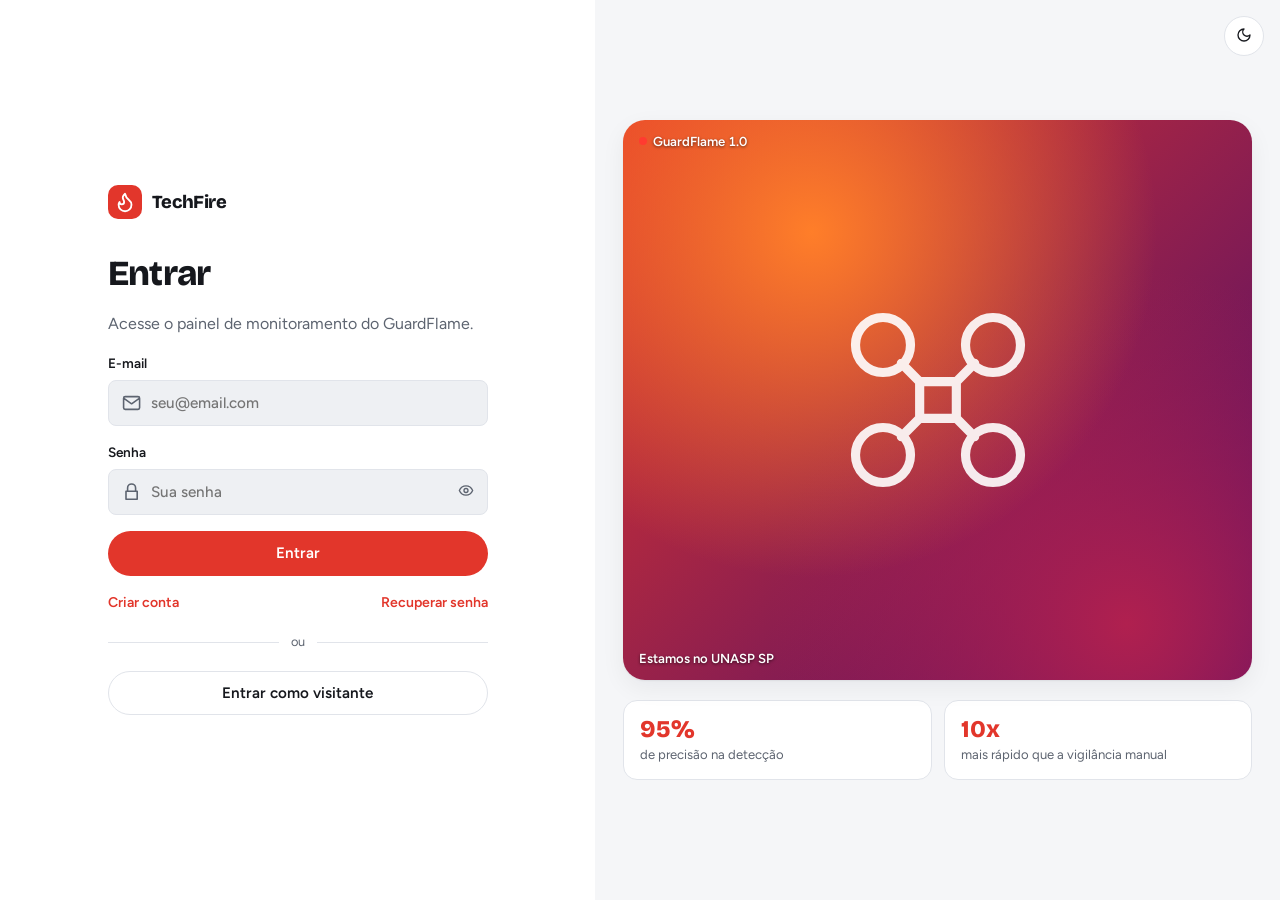
<file: techfire-2/jogo/jogo.html>
<!DOCTYPE html>
<html lang="pt-BR" data-theme="light">
<head>
<meta charset="UTF-8">
<meta name="viewport" content="width=device-width, initial-scale=1, viewport-fit=cover">
<title>Jogo · TechFire GuardFlame</title>
<link rel="preconnect" href="https://fonts.googleapis.com">
<link rel="preconnect" href="https://fonts.gstatic.com" crossorigin>
<link href="https://fonts.googleapis.com/css2?family=Bricolage+Grotesque:opsz,wght@12..96,500;12..96,700;12..96,800&family=Figtree:wght@400;500;600;700&display=swap" rel="stylesheet">
<script>
  /* Aplica o tema salvo antes de desenhar a página (evita "piscar") */
  try { var t = localStorage.getItem('gf_tema'); if (t) document.documentElement.setAttribute('data-theme', t); } catch (e) {}
</script>
<link rel="stylesheet" href="../css/estilo.css">
<link rel="stylesheet" href="jogo.css">
</head>
<body data-raiz="../">

<!-- Topo (menu): montado pelo js/layout.js -->
<div id="topo"></div>

<main>
  <div class="wrap page-title"><span class="tag amber"><span data-icon="gamepad"></span>Jogo educativo</span><h1 style="margin-top:14px">AgroDrone</h1><p>Aprenda a combater incêndios florestais no comando do robô A.R.B.O.R.</p></div>
  <div class="section tight">
    <div class="wrap game-hero">
      <div class="card">
        <h2 style="font-size:1.6rem">A história</h2>
        <p>Em 2035, as florestas brasileiras enfrentam a pior temporada de queimadas da história. A.R.B.O.R. é um robô criado para proteger a mata: ele detecta o calor, rastreia os focos e protege os animais antes que as chamas avancem.</p>
        <p class="muted">Cada fase é baseada em situações reais de combate a incêndio e ensina como a tecnologia ajuda a prevenir desastres.</p>
        <h3 style="margin-top:24px">Habilidades do A.R.B.O.R.</h3>
        <div class="abil"><div class="ic" data-icon="thermo"></div><div><b>Visão térmica</b><p class="muted" style="margin:0">Enxerga focos escondidos pela fumaça.</p></div></div>
        <div class="abil"><div class="ic leaf" data-icon="pin"></div><div><b>Rastreamento GPS</b><p class="muted" style="margin:0">Marca no mapa cada foco encontrado.</p></div></div>
        <div class="abil"><div class="ic" data-icon="zap"></div><div><b>Pulso de contenção</b><p class="muted" style="margin:0">Cria barreiras para o fogo não se espalhar.</p></div></div>
      </div>
      <div>
        <div class="player" data-video="jogo"></div>
        <p class="muted" style="font-size:.88rem;margin-top:10px">Prévia do gameplay</p>
      </div>
    </div>
  </div>
  <div class="section tight">
    <div class="wrap">
      <div class="goal">
        <div><h2>Pronto para a missão?</h2><p>Ajude o A.R.B.O.R. a salvar a floresta.</p></div>
        <div><a class="btn" style="background:#fff;color:var(--fire)" id="playBtn" target="_blank" rel="noopener"><span data-icon="play"></span>Jogar agora</a></div>
      </div>
      <div class="grid g3" style="margin-top:18px">
        <div class="card"><span class="muted">Plataforma</span><h3 style="margin:4px 0 0">Navegador (PC)</h3></div>
        <div class="card"><span class="muted">Gênero</span><h3 style="margin:4px 0 0">Ação educativa</h3></div>
        <div class="card"><span class="muted">Classificação</span><h3 style="margin:4px 0 0">Livre</h3></div>
      </div>
    </div>
  </div>
</main>

<!-- Rodapé: montado pelo js/layout.js -->
<div id="rodape"></div>

<script src="../js/config.js?v=2"></script>
<script src="../js/utils.js?v=2"></script>
<script src="../js/layout.js?v=2"></script>
<script src="../js/videos.js?v=2"></script>
<script src="jogo.js?v=2"></script>
</body>
</html>
</file>
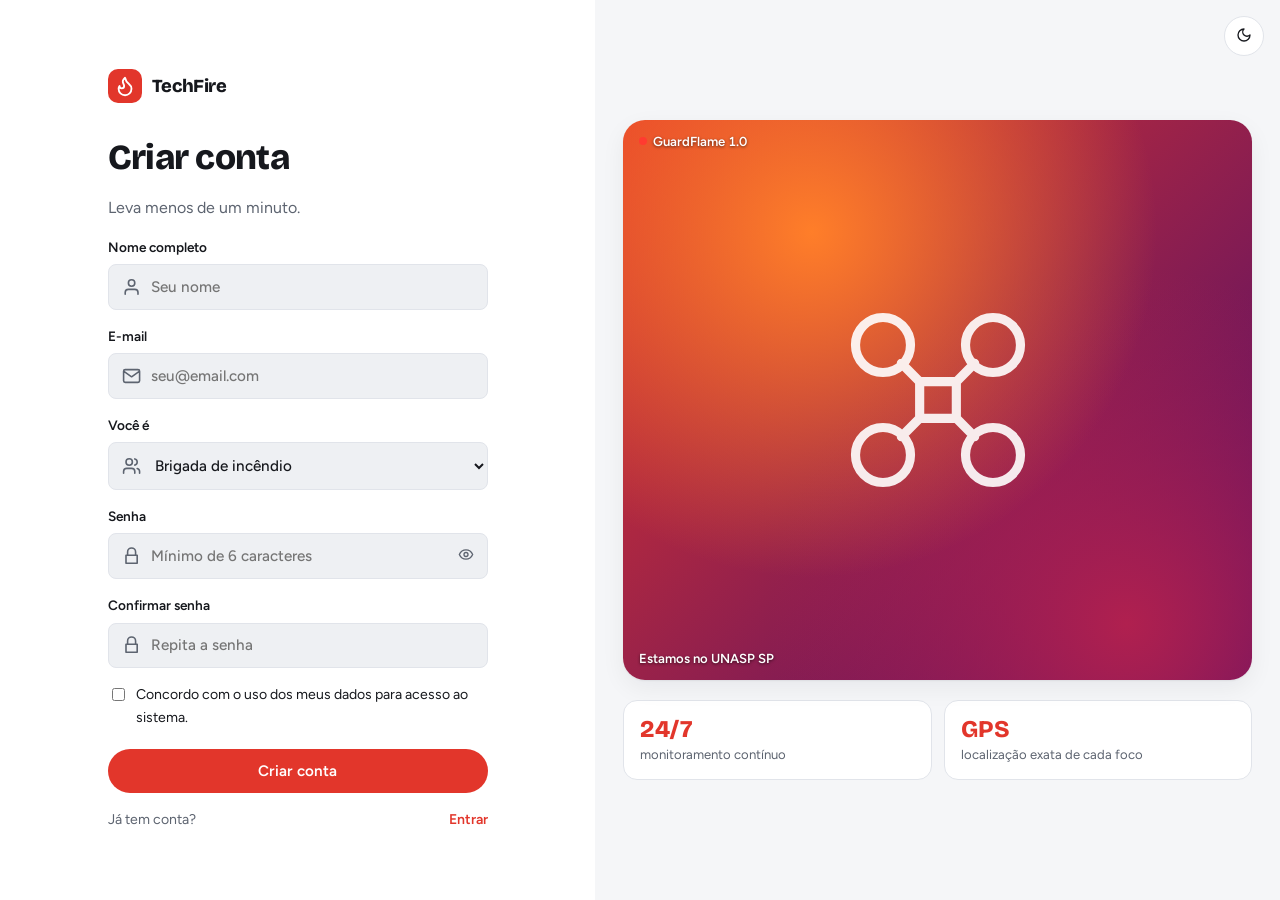
<file: techfire-2/login/cadastro.html>
<!DOCTYPE html>
<html lang="pt-BR" data-theme="light">
<head>
<meta charset="UTF-8">
<meta name="viewport" content="width=device-width, initial-scale=1, viewport-fit=cover">
<title>Criar conta · TechFire GuardFlame</title>
<link rel="preconnect" href="https://fonts.googleapis.com">
<link rel="preconnect" href="https://fonts.gstatic.com" crossorigin>
<link href="https://fonts.googleapis.com/css2?family=Bricolage+Grotesque:opsz,wght@12..96,500;12..96,700;12..96,800&family=Figtree:wght@400;500;600;700&display=swap" rel="stylesheet">
<script>
  /* Aplica o tema salvo antes de desenhar a página (evita "piscar") */
  try { var t = localStorage.getItem('gf_tema'); if (t) document.documentElement.setAttribute('data-theme', t); } catch (e) {}
</script>
<link rel="stylesheet" href="../css/estilo.css">
<link rel="stylesheet" href="login.css">
</head>
<body data-raiz="../">

<main>
  <div class="auth">
    <div class="auth-form">
      <div class="inner">
        <a class="brand" href="login.html"><span class="mark" data-icon="flame"></span>TechFire</a>
        <h1>Criar conta</h1>
        <p class="muted">Leva menos de um minuto.</p>
        <div class="msg" id="signupMsg" role="alert"></div>
        <form id="signupForm" novalidate>
          <label class="field"><span>Nome completo</span>
            <div class="input"><span data-icon="user"></span><input name="nome" placeholder="Seu nome" autocomplete="name" required></div>
          </label>
          <label class="field"><span>E-mail</span>
            <div class="input"><span data-icon="mail"></span><input type="email" name="email" placeholder="seu@email.com" autocomplete="email" required></div>
          </label>
          <label class="field"><span>Você é</span>
            <div class="input"><span data-icon="users"></span>
              <select name="perfil">
                <option>Brigada de incêndio</option><option>Órgão ambiental</option><option>Produtor rural</option><option>Defesa Civil</option><option>Estudante / avaliador</option>
              </select></div>
          </label>
          <label class="field"><span>Senha</span>
            <div class="input"><span data-icon="lock"></span><input type="password" name="senha" placeholder="Mínimo de 6 caracteres" autocomplete="new-password" required>
              <button type="button" class="peek" aria-label="Mostrar senha"><span data-icon="eye"></span></button></div>
          </label>
          <label class="field"><span>Confirmar senha</span>
            <div class="input"><span data-icon="lock"></span><input type="password" name="senha2" placeholder="Repita a senha" autocomplete="new-password" required></div>
          </label>
          <label class="check"><input type="checkbox" name="termos"> Concordo com o uso dos meus dados para acesso ao sistema.</label>
          <button class="btn btn-fire btn-block" type="submit">Criar conta</button>
        </form>
        <div class="auth-links"><span class="muted">Já tem conta?</span><a href="login.html">Entrar</a></div>
      </div>
    </div>
    <div class="auth-side">
      <button class="icon-btn theme-btn auth-top" data-theme-toggle aria-label="Alternar modo claro/escuro">
        <span class="moon" data-icon="moon"></span><span class="sun" data-icon="sun"></span>
      </button>
      <div class="vitrine">
        <span class="ic-drone" data-icon="drone"></span>
        <div class="hud"><div class="tl"><span class="rec">GuardFlame 1.0</span></div><div class="bl">Estamos no UNASP SP</div></div>
      </div>
      <div class="facts">
        <div><b>24/7</b><span>monitoramento contínuo</span></div>
        <div><b>GPS</b><span>localização exata de cada foco</span></div>
      </div>
    </div>
  </div>
</main>

<div class="toast" id="toast" role="status" aria-live="polite"></div>

<script src="../js/config.js?v=2"></script>
<script src="../js/utils.js?v=2"></script>
<script src="login.js?v=2"></script>
</body>
</html>
</file>
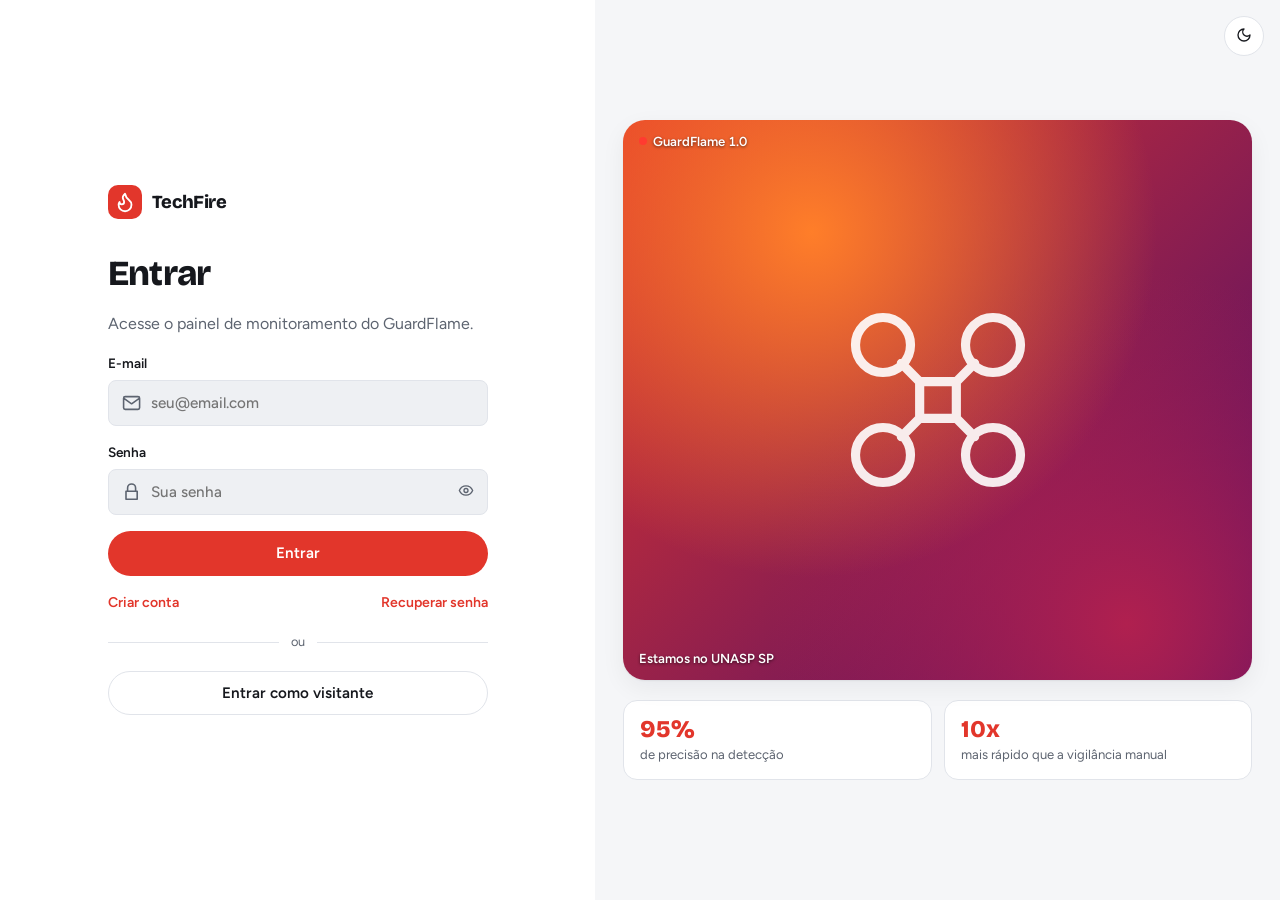
<file: techfire-2/login/login.html>
<!DOCTYPE html>
<html lang="pt-BR" data-theme="light">
<head>
<meta charset="UTF-8">
<meta name="viewport" content="width=device-width, initial-scale=1, viewport-fit=cover">
<title>Entrar · TechFire GuardFlame</title>
<link rel="preconnect" href="https://fonts.googleapis.com">
<link rel="preconnect" href="https://fonts.gstatic.com" crossorigin>
<link href="https://fonts.googleapis.com/css2?family=Bricolage+Grotesque:opsz,wght@12..96,500;12..96,700;12..96,800&family=Figtree:wght@400;500;600;700&display=swap" rel="stylesheet">
<script>
  /* Aplica o tema salvo antes de desenhar a página (evita "piscar") */
  try { var t = localStorage.getItem('gf_tema'); if (t) document.documentElement.setAttribute('data-theme', t); } catch (e) {}
</script>
<link rel="stylesheet" href="../css/estilo.css">
<link rel="stylesheet" href="login.css">
</head>
<body data-raiz="../">

<main>
  <div class="auth">
    <div class="auth-form">
      <div class="inner">
        <a class="brand" href="login.html"><span class="mark" data-icon="flame"></span>TechFire</a>
        <h1>Entrar</h1>
        <p class="muted">Acesse o painel de monitoramento do GuardFlame.</p>
        <div class="msg" id="loginMsg" role="alert"></div>
        <form id="loginForm" novalidate>
          <label class="field"><span>E-mail</span>
            <div class="input"><span data-icon="mail"></span><input type="email" name="email" placeholder="seu@email.com" autocomplete="email" required></div>
          </label>
          <label class="field"><span>Senha</span>
            <div class="input"><span data-icon="lock"></span><input type="password" name="senha" placeholder="Sua senha" autocomplete="current-password" required>
              <button type="button" class="peek" aria-label="Mostrar senha"><span data-icon="eye"></span></button></div>
          </label>
          <button class="btn btn-fire btn-block" type="submit">Entrar</button>
        </form>
        <div class="auth-links">
          <a href="cadastro.html">Criar conta</a>
          <button class="linkish" id="forgotBtn" type="button">Recuperar senha</button>
        </div>
        <div class="divider">ou</div>
        <button class="btn btn-line btn-block" id="demoBtn" type="button">Entrar como visitante</button>
      </div>
    </div>
    <div class="auth-side">
      <button class="icon-btn theme-btn auth-top" data-theme-toggle aria-label="Alternar modo claro/escuro">
        <span class="moon" data-icon="moon"></span><span class="sun" data-icon="sun"></span>
      </button>
      <div class="vitrine">
        <span class="ic-drone" data-icon="drone"></span>
        <div class="hud"><div class="tl"><span class="rec">GuardFlame 1.0</span></div><div class="bl">Estamos no UNASP SP</div></div>
      </div>
      <div class="facts">
        <div><b>95%</b><span>de precisão na detecção</span></div>
        <div><b>10x</b><span>mais rápido que a vigilância manual</span></div>
      </div>
    </div>
  </div>
</main>

<div class="toast" id="toast" role="status" aria-live="polite"></div>

<script src="../js/config.js?v=2"></script>
<script src="../js/utils.js?v=2"></script>
<script src="login.js?v=2"></script>
</body>
</html>
</file>
<file: techfire-2/css/estilo.css>
/* ============ TOKENS ============ */
:root{
  --bg:#F5F6F8; --surface:#FFFFFF; --surface-2:#EEF0F3; --ink:#16181D; --muted:#5D6470;
  --line:#E1E4EA; --fire:#E2362B; --fire-2:#FF7E29; --fire-soft:#FDECEA; --leaf:#24865A; --leaf-soft:#E5F4EC;
  --amber:#B76E00; --amber-soft:#FFF3DC; --shadow:0 1px 2px rgba(22,24,29,.06),0 8px 24px rgba(22,24,29,.06);
  --r-sm:8px; --r-md:14px; --r-lg:22px;
  --f-display:"Bricolage Grotesque", "Segoe UI", system-ui, sans-serif;
  --f-body:"Figtree", "Segoe UI", system-ui, -apple-system, sans-serif;
  box-sizing:border-box;
  padding-top:env(safe-area-inset-top,0px); padding-bottom:env(safe-area-inset-bottom,0px);
  color-scheme:light;
}
html[data-theme="dark"]{
  --bg:#0E1013; --surface:#16191E; --surface-2:#1E2228; --ink:#ECEEF1; --muted:#99A0AC;
  --line:#2A2F37; --fire:#FF4A3D; --fire-2:#FF8F3D; --fire-soft:#2A1513; --leaf:#4CC38A; --leaf-soft:#12251C;
  --amber:#F2B14C; --amber-soft:#2A2112; --shadow:0 1px 2px rgba(0,0,0,.4),0 10px 30px rgba(0,0,0,.35);
  color-scheme:dark;
}
*,*::before,*::after{box-sizing:inherit}
html{scroll-padding-top:calc(env(safe-area-inset-top,0px) + 80px)}
body{margin:0;background:var(--bg);color:var(--ink);font:16px/1.6 var(--f-body);-webkit-font-smoothing:antialiased;transition:background .3s,color .3s}
img,video,iframe,canvas{max-width:100%;display:block}
a{color:inherit}
h1,h2,h3,h4{font-family:var(--f-display);line-height:1.1;margin:0 0 .5em;letter-spacing:-.02em}
h1{font-size:clamp(2.4rem,5.5vw,4.4rem);font-weight:800}
h2{font-size:clamp(1.7rem,3.2vw,2.5rem);font-weight:800}
h3{font-size:1.15rem;font-weight:700;letter-spacing:-.01em}
p{margin:0 0 1em}
.muted{color:var(--muted)}
.wrap{width:100%;max-width:1180px;margin:0 auto;padding:0 20px}
.num{font-variant-numeric:tabular-nums}
:focus-visible{outline:3px solid var(--fire-2);outline-offset:2px;border-radius:6px}
.sr{position:absolute;width:1px;height:1px;overflow:hidden;clip:rect(0 0 0 0)}
svg.i{width:1.2em;height:1.2em;flex:none;fill:none;stroke:currentColor;stroke-width:2;stroke-linecap:round;stroke-linejoin:round}

/* ============ BOTÕES / CAMPOS ============ */
.btn{display:inline-flex;align-items:center;justify-content:center;gap:.5em;padding:.8em 1.3em;border-radius:999px;border:1.5px solid transparent;font:600 .95rem var(--f-body);cursor:pointer;text-decoration:none;transition:transform .15s,background .2s,border-color .2s}
.btn:active{transform:scale(.97)}
.btn-fire{background:var(--fire);color:#fff}
.btn-fire:hover{background:color-mix(in srgb,var(--fire) 88%,#000)}
.btn-line{border-color:var(--line);background:var(--surface);color:var(--ink)}
.btn-line:hover{border-color:var(--fire);color:var(--fire)}
.btn-block{width:100%}
.btn-sm{padding:.5em .95em;font-size:.85rem}
.field{display:block;margin-bottom:1rem}
.field>span{display:block;font-size:.85rem;font-weight:600;margin-bottom:.35rem}
.input{position:relative;display:flex;align-items:center}
.input>span{position:absolute;left:14px;top:50%;transform:translateY(-50%);display:flex;color:var(--muted);pointer-events:none}
.input input,.input select,textarea{width:100%;padding:.85em 1em .85em 2.8em;border:1.5px solid var(--line);border-radius:var(--r-sm);background:var(--surface-2);color:var(--ink);font:500 .95rem var(--f-body);transition:border-color .2s,background .2s}
textarea{padding:.85em 1em;min-height:120px;resize:vertical}
.input input:focus,.input select:focus,textarea:focus{outline:none;border-color:var(--fire);background:var(--surface)}
.input .peek{position:absolute;right:6px;top:50%;transform:translateY(-50%);background:none;border:0;color:var(--muted);cursor:pointer;padding:8px;display:flex}
.msg{font-size:.88rem;border-radius:var(--r-sm);padding:.7em .9em;margin-bottom:1rem;display:none}
.msg.err{display:block;background:var(--fire-soft);color:var(--fire)}
.msg.ok{display:block;background:var(--leaf-soft);color:var(--leaf)}
.check{display:flex;gap:.6em;align-items:flex-start;font-size:.88rem;margin-bottom:1.2rem}
.check input{accent-color:var(--fire);margin-top:.3em}

/* ============ TOPO ============ */
.topbar{position:sticky;top:0;top:env(safe-area-inset-top,0px);z-index:50;background:color-mix(in srgb,var(--bg) 82%,transparent);backdrop-filter:saturate(1.4) blur(14px);-webkit-backdrop-filter:saturate(1.4) blur(14px);border-bottom:1px solid var(--line)}
.topbar .wrap{display:flex;align-items:center;gap:16px;height:66px}
.brand{display:flex;align-items:center;gap:10px;text-decoration:none;font:800 1.15rem var(--f-display);letter-spacing:-.02em}
.brand .mark{width:34px;height:34px;border-radius:10px;background:var(--fire);color:#fff;display:grid;place-items:center}
.nav{display:flex;gap:2px;margin-left:auto}
.nav a{text-decoration:none;font-weight:600;font-size:.9rem;padding:.45em .8em;border-radius:999px;color:var(--muted);white-space:nowrap}
.nav a:hover{color:var(--ink)}
.nav a.on{background:var(--fire);color:#fff}
.nav a.live{display:inline-flex;align-items:center;gap:.4em}
.nav a.live::before{content:"";width:7px;height:7px;border-radius:50%;background:var(--fire);box-shadow:0 0 0 3px color-mix(in srgb,var(--fire) 25%,transparent)}
.nav a.live.on::before{background:#fff}
.nav a.dono{border:1.5px dashed var(--fire);color:var(--fire)}
.nav a.dono.on{border-style:solid;color:#fff}
.tools{display:flex;gap:8px;align-items:center}
.icon-btn{width:40px;height:40px;border-radius:50%;border:1.5px solid var(--line);background:var(--surface);color:var(--ink);display:grid;place-items:center;cursor:pointer}
.icon-btn:hover{border-color:var(--fire);color:var(--fire)}
.theme-btn .sun{display:none}
html[data-theme="dark"] .theme-btn .sun{display:block}
html[data-theme="dark"] .theme-btn .moon{display:none}
.menu-btn{display:none}
.user-chip{font-size:.85rem;font-weight:600;color:var(--muted);max-width:140px;overflow:hidden;text-overflow:ellipsis;white-space:nowrap}
@media (max-width:1240px){
  .menu-btn{display:grid}
  .nav{position:fixed;inset:66px 0 auto 0;top:calc(66px + env(safe-area-inset-top,0px));flex-direction:column;background:var(--surface);border-bottom:1px solid var(--line);padding:12px 20px 20px;gap:4px;display:none;margin:0}
  .nav.open{display:flex}
  .nav a{padding:.8em 1em}
  .tools{margin-left:auto}
  .user-chip{display:none}
}

/* ============ PÁGINAS ============ */
main{animation:in .35s ease}
@keyframes in{from{opacity:0}to{opacity:1}}
.section{padding:72px 0}
.section.tight{padding:48px 0}
.section-head{max-width:640px;margin-bottom:36px}
.section-head.center{margin-inline:auto;text-align:center}
.alt{background:var(--surface);border-block:1px solid var(--line)}
.grid{display:grid;gap:18px}
.g2{grid-template-columns:repeat(auto-fit,minmax(min(100%,420px),1fr))}
.g3{grid-template-columns:repeat(auto-fit,minmax(min(100%,280px),1fr))}
.g4{grid-template-columns:repeat(auto-fit,minmax(min(100%,230px),1fr))}
.card{background:var(--surface);border:1px solid var(--line);border-radius:var(--r-md);padding:22px}
.card p:last-child{margin:0}
.ic{width:44px;height:44px;border-radius:12px;display:grid;place-items:center;background:var(--fire-soft);color:var(--fire);margin-bottom:14px}
.ic.leaf{background:var(--leaf-soft);color:var(--leaf)}
.tag{display:inline-flex;align-items:center;gap:.4em;font-size:.78rem;font-weight:700;padding:.3em .75em;border-radius:999px;background:var(--fire-soft);color:var(--fire)}
.tag.leaf{background:var(--leaf-soft);color:var(--leaf)}
.tag.amber{background:var(--amber-soft);color:var(--amber)}
.page-title{padding-top:56px;padding-bottom:8px}
.page-title p{color:var(--muted);max-width:620px;font-size:1.05rem}

/* ============ VITRINE (ícone do drone no login e no cadastro) ============ */
.vitrine{position:relative;border-radius:var(--r-lg);overflow:hidden;aspect-ratio:16/11;box-shadow:var(--shadow);isolation:isolate;display:grid;place-items:center;color:#fff;background:radial-gradient(circle at 30% 20%,#ff7e29 0,transparent 55%),radial-gradient(circle at 80% 90%,#b0204f 0,transparent 50%),linear-gradient(135deg,#e2362b,#4a0c6b)}
.vitrine .ic-drone{display:grid;place-items:center;width:40%;max-width:220px}
.vitrine .ic-drone svg.i{width:100%;height:auto;stroke-width:1;opacity:.9}
.vitrine .hud{position:absolute;inset:0;pointer-events:none;font:600 .82rem var(--f-body);font-variant-numeric:tabular-nums}
.vitrine .hud>div{position:absolute;padding:14px 16px;display:flex;gap:10px;align-items:center;text-shadow:0 1px 3px rgba(0,0,0,.6)}
.vitrine .hud .tl{top:0;left:0}.vitrine .hud .bl{bottom:0;left:0}.vitrine .hud .br{bottom:0;right:0}
.rec{display:inline-flex;align-items:center;gap:6px}
.rec::before{content:"";width:8px;height:8px;border-radius:50%;background:#ff3b30;animation:blink 1.2s steps(2) infinite}
@keyframes blink{50%{opacity:.15}}

/* ============ PLAYER DE VÍDEO ============ */
.player{position:relative;border-radius:var(--r-md);overflow:hidden;background:#000;aspect-ratio:16/9}
.player video,.player iframe,.player img{width:100%;height:100%;border:0;object-fit:cover}
.player .empty{position:absolute;inset:0;display:grid;place-items:center;text-align:center;padding:24px;color:#cfd3da;background:repeating-linear-gradient(135deg,#15181d 0 14px,#191c22 14px 28px);font-size:.9rem}
.player .empty .off-ic{display:block;margin:0 auto 8px;width:max-content;opacity:.7}
.player .empty .off-ic svg.i{width:36px;height:36px}
.player .empty b{display:block;color:#fff;font-family:var(--f-display);font-size:1.1rem;margin-bottom:4px}
.player .empty code{background:rgba(255,255,255,.08);padding:.15em .45em;border-radius:5px;font-size:.85em}

/* ============ CHAMADA (bloco vermelho) ============ */
.goal{background:var(--fire);color:#fff;border-radius:var(--r-lg);padding:48px clamp(24px,5vw,56px);display:grid;grid-template-columns:1.2fr 1fr;gap:32px;align-items:center}
.goal h2{color:#fff}
.goal p{color:rgba(255,255,255,.88)}
.goal .stats{display:grid;grid-template-columns:repeat(3,1fr);gap:12px}
.goal .stats div{background:rgba(255,255,255,.12);border-radius:var(--r-md);padding:18px 14px}
.goal .stats b{display:block;font:800 2rem var(--f-display)}
.goal .stats span{font-size:.82rem}
@media (max-width:800px){.goal{grid-template-columns:1fr}}

/* ============ RODAPÉ ============ */
.site-foot{border-top:1px solid var(--line);background:var(--surface);padding:44px 0 28px;margin-top:40px;font-size:.9rem}
.site-foot .cols{display:grid;grid-template-columns:2fr 1fr 1fr;gap:28px}
.site-foot h4{font-size:.95rem}
.site-foot a{display:block;text-decoration:none;color:var(--muted);padding:3px 0}
.site-foot a:hover{color:var(--fire)}
.site-foot .copy{border-top:1px solid var(--line);margin-top:28px;padding-top:18px;color:var(--muted);font-size:.82rem}
@media (max-width:700px){.site-foot .cols{grid-template-columns:1fr}}

.toast{position:fixed;left:50%;bottom:calc(24px + env(safe-area-inset-bottom,0px));transform:translate(-50%,calc(100% + 60px));visibility:hidden;background:var(--ink);color:var(--bg);padding:.8em 1.2em;border-radius:999px;font-weight:600;font-size:.9rem;z-index:100;transition:transform .3s}
.toast.show{transform:translate(-50%,0);visibility:visible}

/* ============ AO VIVO (Ao vivo e Câmera) ============ */
.live-grid{display:grid;grid-template-columns:1fr 340px;gap:18px;align-items:start}
@media (max-width:950px){.live-grid{grid-template-columns:1fr}}
.live-badge{position:absolute;top:14px;left:14px;z-index:2;background:#ff3b30;color:#fff;font:700 .75rem var(--f-body);padding:.35em .7em;border-radius:6px;display:none;align-items:center;gap:6px}
.live-badge.on{display:inline-flex}
.live-badge::before{content:"";width:7px;height:7px;border-radius:50%;background:#fff;animation:blink 1.2s steps(2) infinite}
.live-actions{margin-top:12px;display:flex;gap:10px;flex-wrap:wrap}

/* ============ TELEMETRIA (Ao vivo e GPS) ============ */
.tel{display:grid;grid-template-columns:1fr 1fr;gap:10px}
.tel div{background:var(--surface-2);border-radius:var(--r-sm);padding:12px}
.tel span{display:block;font-size:.78rem;color:var(--muted)}
.tel b{font:700 1.25rem var(--f-display);font-variant-numeric:tabular-nums}

/* ============ PASSO A PASSO NUMERADO (Manual, Câmera) ============ */
.steps{counter-reset:s;display:grid;gap:12px;max-width:860px}
.step{display:grid;grid-template-columns:52px minmax(0,1fr);gap:16px;background:var(--surface);border:1px solid var(--line);border-radius:var(--r-md);padding:18px 20px}
.step::before{counter-increment:s;content:counter(s);width:40px;height:40px;border-radius:50%;background:var(--fire);color:#fff;display:grid;place-items:center;font:800 1.05rem var(--f-display)}
.step h3{margin:6px 0 4px}
.step p{color:var(--muted);margin-bottom:8px}
.step a{color:var(--fire);font-weight:600}

/* ============ MAPA E TABELAS ============ */
.map{border-radius:var(--r-md);overflow:hidden;border:1px solid var(--line);min-height:300px;background:var(--surface-2)}
.map iframe{width:100%;height:100%;min-height:300px;border:0}
.table-wrap{overflow-x:auto;border:1px solid var(--line);border-radius:var(--r-md);background:var(--surface)}
table{width:100%;border-collapse:collapse;font-size:.92rem;min-width:620px}
th,td{text-align:left;padding:14px 18px;border-bottom:1px solid var(--line)}
th{font-size:.8rem;color:var(--muted);font-weight:700;background:var(--surface-2)}
tr:last-child td{border-bottom:0}

/* ============ ABAS DA CONEXÃO (Câmera · GPS) ============ */
.subnav{display:flex;gap:8px;flex-wrap:wrap;margin-top:8px}
.subnav a{display:inline-flex;align-items:center;gap:.5em;text-decoration:none;font-weight:600;font-size:.92rem;padding:.6em 1.1em;border-radius:999px;border:1.5px solid var(--line);background:var(--surface);color:var(--muted)}
.subnav a:hover{color:var(--ink);border-color:var(--ink)}
.subnav a.on{background:var(--ink);border-color:var(--ink);color:var(--bg)}

/* ============ BLOCO DE CÓDIGO COM "COPIAR" ============ */
pre.code{position:relative;margin:8px 0 10px;background:#101318;color:#E6E8EC;border-radius:var(--r-sm);padding:14px 16px;padding-right:84px;overflow-x:auto;font:500 .84rem/1.55 ui-monospace,"Cascadia Code",Consolas,monospace;white-space:pre}
pre.code .copy{position:absolute;top:8px;right:8px;background:rgba(255,255,255,.1);color:#fff;border:0;border-radius:6px;padding:.35em .7em;font:600 .75rem var(--f-body);cursor:pointer}
pre.code .copy:hover{background:var(--fire)}
code.inline{background:var(--surface-2);padding:.12em .4em;border-radius:5px;font-size:.88em}

/* ============ FLUXO (Câmera, GPS) ============ */
.fluxo{display:flex;flex-wrap:wrap;align-items:center;gap:8px;margin:4px 0 0;font-size:.88rem}
.fluxo span{background:var(--surface-2);border:1px solid var(--line);border-radius:999px;padding:.35em .85em;font-weight:600}
.fluxo i{font-style:normal;color:var(--muted)}

/* ============ SELO DE STATUS ============ */
.pill{display:inline-flex;align-items:center;gap:.45em;font-size:.8rem;font-weight:700;padding:.3em .8em;border-radius:999px;background:var(--surface-2);color:var(--muted)}
.pill::before{content:"";width:8px;height:8px;border-radius:50%;background:currentColor}
.pill.ok{background:var(--leaf-soft);color:var(--leaf)}
.pill.warn{background:var(--amber-soft);color:var(--amber)}
.pill.err{background:var(--fire-soft);color:var(--fire)}
.checklist{list-style:none;padding:0;margin:0;display:grid;gap:8px;font-size:.92rem}
.checklist li{display:flex;gap:10px;align-items:flex-start}
.checklist li::before{content:"";flex:none;width:10px;height:10px;margin-top:.45em;border-radius:50%;background:var(--line)}
.checklist li.ok::before{background:var(--leaf)}
.checklist li.err::before{background:var(--fire)}
.checklist li.warn::before{background:var(--amber)}

@media (prefers-reduced-motion:reduce){*,*::before,*::after{animation:none!important;transition:none!important}}
</file>
<file: techfire-2/css/home.css>
/* =====================================================================
   PÁGINA INÍCIO (index.html)
   ===================================================================== */

/* ---------- Abertura (sempre escura, como uma foto de fogo à noite) ---------- */
.abertura{position:relative;isolation:isolate;overflow:hidden;color:#fff;min-height:min(86vh,760px);display:flex;align-items:center;padding:72px 0 150px;background:#140605}
.abertura .fundo{position:absolute;inset:0;z-index:-3;background:
  radial-gradient(ellipse 70% 55% at 72% 105%,#ff8a2b 0,#e2362b 30%,transparent 70%),
  radial-gradient(ellipse 50% 40% at 15% 110%,#ff5a1f 0,transparent 70%),
  linear-gradient(180deg,#0f0505 0%,#2a0b07 55%,#5c140b 100%)}
.abertura::after{content:"";position:absolute;inset:0;z-index:-2;background:linear-gradient(90deg,rgba(12,4,3,.82) 0%,rgba(12,4,3,.45) 60%,rgba(12,4,3,.15) 100%)}
.abertura .wrap{position:relative}
.abertura h1{max-width:13ch;color:#fff;text-wrap:balance}
.abertura .lead{font-size:clamp(1.05rem,1.6vw,1.2rem);color:rgba(255,255,255,.86);max-width:36em}
.selo{display:inline-flex;align-items:center;gap:.5em;font-size:.82rem;font-weight:700;padding:.4em .9em;border-radius:999px;background:rgba(255,255,255,.1);border:1px solid rgba(255,255,255,.2);margin-bottom:20px;backdrop-filter:blur(6px)}
.selo svg.i{color:#ff8a2b}
.ctas{display:flex;gap:10px;flex-wrap:wrap;margin-top:28px}
.btn-vidro{background:rgba(255,255,255,.12);border-color:rgba(255,255,255,.35);color:#fff}
.btn-vidro:hover{background:rgba(255,255,255,.22)}
.btn-branco{background:#fff;color:var(--fire)}
.btn-branco:hover{background:#fff3f1}
.numeros{display:flex;gap:clamp(20px,4vw,44px);flex-wrap:wrap;margin-top:44px;padding-top:24px;border-top:1px solid rgba(255,255,255,.18);max-width:760px}
.numeros b{display:block;font:800 clamp(1.6rem,3vw,2.1rem) var(--f-display);letter-spacing:-.02em}
.numeros span{display:block;font-size:.85rem;color:rgba(255,255,255,.75);max-width:20ch}
.numeros small{opacity:.7}

/* Silhueta da mata e brasas */
.mata{position:absolute;left:0;right:0;bottom:0;height:150px;z-index:-1;color:#0b0403}
.mata svg{width:100%;height:100%;display:block;fill:currentColor}
.brasas{position:absolute;inset:0;z-index:-1;pointer-events:none}
.brasas i{position:absolute;bottom:-10px;border-radius:50%;background:#ffb347;box-shadow:0 0 8px 2px #ff7e29;animation:subir linear infinite;opacity:0}
@keyframes subir{0%{transform:translate(0,0);opacity:0}10%{opacity:1}100%{transform:translate(40px,-90vh);opacity:0}}

/* ---------- Problema ---------- */
.section-head .tag{margin-bottom:12px}
.causas{display:grid;grid-template-columns:1fr 1.5fr;gap:18px}
@media (max-width:900px){.causas{grid-template-columns:1fr}}
.causas h3{display:flex;align-items:center;gap:12px;font-size:1.3rem}
.causas h3 .ic{margin:0;flex:none}
.causa-humana{background:var(--fire);border-color:var(--fire);color:#fff}
.causa-humana h3 .ic{background:rgba(255,255,255,.16);color:#fff}
.causa-humana>p{color:rgba(255,255,255,.85)}
.ic.amber{background:var(--amber-soft);color:var(--amber)}
.lista-ic{list-style:none;padding:0;margin:16px 0 0;display:grid;gap:14px}
.lista-ic.duas{grid-template-columns:repeat(auto-fit,minmax(min(100%,230px),1fr));gap:16px 20px}
.lista-ic li{display:flex;gap:12px;align-items:flex-start;font-size:.92rem}
.lista-ic li>span{flex:none;width:34px;height:34px;border-radius:10px;display:grid;place-items:center;background:var(--surface-2);color:var(--fire)}
.lista-ic b{display:block;font-size:.98rem;margin-bottom:2px}
.lista-ic li div{color:var(--muted)}
.lista-ic li b{color:var(--ink)}
.causa-humana .lista-ic li>span{background:rgba(255,255,255,.16);color:#fff}
.causa-humana .lista-ic li div,.causa-humana .lista-ic li b{color:#fff}
.causa-humana .lista-ic li div{color:rgba(255,255,255,.85)}
.sub-titulo{font-size:1.5rem;margin:44px 0 18px}
.impacto{border-top:4px solid var(--fire)}

/* ---------- Projeto ---------- */
.projeto{display:grid;grid-template-columns:1.1fr 1fr;gap:48px;align-items:center}
@media (max-width:900px){.projeto{grid-template-columns:1fr;gap:28px}}
.projeto .tag{margin-bottom:12px}
.lead-sm{font-size:1.12rem}
.fluxo-voo{list-style:none;margin:0;padding:0;display:grid;gap:10px;counter-reset:f}
.fluxo-voo li{position:relative;display:flex;gap:14px;align-items:center;background:var(--bg);border:1px solid var(--line);border-radius:var(--r-md);padding:14px 16px;font-size:.92rem;color:var(--muted)}
.fluxo-voo li>span{flex:none;width:44px;height:44px;border-radius:12px;display:grid;place-items:center;background:var(--fire);color:#fff}
.fluxo-voo b{display:block;color:var(--ink);font:700 1.05rem var(--f-display)}
.fluxo-voo li:not(:last-child)::after{content:"";position:absolute;left:37px;bottom:-11px;width:2px;height:10px;background:var(--fire)}

/* ---------- Detecção e resgates ---------- */
.resgate{display:grid;grid-template-columns:1fr 1fr;gap:48px;align-items:center}
@media (max-width:900px){.resgate{grid-template-columns:1fr;gap:28px}}
.resgate h2{margin-top:12px}
.lista-ic.grande{gap:18px}
.lista-ic.grande li>span{width:44px;height:44px;border-radius:12px;background:var(--fire-soft)}
.tela-drone{position:relative;aspect-ratio:4/3;border-radius:var(--r-lg);overflow:hidden;box-shadow:var(--shadow);color:#fff;font:600 .8rem var(--f-body);background:
  radial-gradient(circle at 68% 62%,#ff8a2b 0,#e2362b 8%,transparent 20%),
  radial-gradient(ellipse at 50% 120%,#2f5e2a 0,transparent 60%),
  repeating-linear-gradient(115deg,#1f3d1c 0 18px,#24461f 18px 36px)}
.tela-drone::after{content:"";position:absolute;inset:0;background:linear-gradient(180deg,rgba(0,0,0,.35),transparent 30%,transparent 70%,rgba(0,0,0,.45));pointer-events:none}
.mira{position:absolute;z-index:1;border:2px solid #ff3b30;border-radius:6px}
.mira span{position:absolute;left:-2px;bottom:100%;margin-bottom:4px;white-space:nowrap;background:#ff3b30;padding:.2em .55em;border-radius:4px;font-size:.72rem}
.mira.foco{left:56%;top:48%;width:24%;height:28%;animation:pulso 1.6s ease-in-out infinite}
.mira.pessoa{left:16%;top:30%;width:14%;height:22%;border-color:#4cc38a}
.mira.pessoa span{background:#24865a}
@keyframes pulso{50%{box-shadow:0 0 0 6px rgba(255,59,48,.25)}}
.hud-topo,.hud-pe{position:absolute;z-index:2;left:14px;text-shadow:0 1px 3px rgba(0,0,0,.6)}
.hud-topo{top:12px}.hud-pe{bottom:12px}

/* ---------- Para quem é ---------- */
.audience{display:grid;grid-template-columns:repeat(auto-fit,minmax(min(100%,240px),1fr));border:1px solid var(--line);border-radius:var(--r-md);overflow:hidden;background:var(--surface)}
.audience>div{padding:24px;border-right:1px solid var(--line);border-bottom:1px solid var(--line);margin:0 -1px -1px 0}

/* ---------- Chamada final ---------- */
.chamada .ctas{margin-top:20px}
.atalhos{display:grid;grid-template-columns:1fr 1fr;gap:12px}
.atalhos a{display:flex;flex-direction:column;gap:10px;padding:18px;border-radius:var(--r-md);background:rgba(255,255,255,.12);color:#fff;text-decoration:none;font-weight:700;transition:background .2s,transform .2s}
.atalhos a:hover{background:rgba(255,255,255,.22);transform:translateY(-2px)}
.atalhos svg.i{width:24px;height:24px}
</file>
<file: techfire-2/_backup/antes-de-separar/css/estilo.css>
/* ============ TOKENS ============ */
:root{
  --bg:#F5F6F8; --surface:#FFFFFF; --surface-2:#EEF0F3; --ink:#16181D; --muted:#5D6470;
  --line:#E1E4EA; --fire:#E2362B; --fire-2:#FF7E29; --fire-soft:#FDECEA; --leaf:#24865A; --leaf-soft:#E5F4EC;
  --amber:#B76E00; --amber-soft:#FFF3DC; --shadow:0 1px 2px rgba(22,24,29,.06),0 8px 24px rgba(22,24,29,.06);
  --r-sm:8px; --r-md:14px; --r-lg:22px;
  --f-display:"Bricolage Grotesque", "Segoe UI", system-ui, sans-serif;
  --f-body:"Figtree", "Segoe UI", system-ui, -apple-system, sans-serif;
  box-sizing:border-box;
  padding-top:env(safe-area-inset-top,0px); padding-bottom:env(safe-area-inset-bottom,0px);
  color-scheme:light;
}
html[data-theme="dark"]{
  --bg:#0E1013; --surface:#16191E; --surface-2:#1E2228; --ink:#ECEEF1; --muted:#99A0AC;
  --line:#2A2F37; --fire:#FF4A3D; --fire-2:#FF8F3D; --fire-soft:#2A1513; --leaf:#4CC38A; --leaf-soft:#12251C;
  --amber:#F2B14C; --amber-soft:#2A2112; --shadow:0 1px 2px rgba(0,0,0,.4),0 10px 30px rgba(0,0,0,.35);
  color-scheme:dark;
}
*,*::before,*::after{box-sizing:inherit}
html{scroll-padding-top:calc(env(safe-area-inset-top,0px) + 80px)}
body{margin:0;background:var(--bg);color:var(--ink);font:16px/1.6 var(--f-body);-webkit-font-smoothing:antialiased;transition:background .3s,color .3s}
img,video,iframe,canvas{max-width:100%;display:block}
a{color:inherit}
h1,h2,h3,h4{font-family:var(--f-display);line-height:1.1;margin:0 0 .5em;letter-spacing:-.02em}
h1{font-size:clamp(2.4rem,5.5vw,4.4rem);font-weight:800}
h2{font-size:clamp(1.7rem,3.2vw,2.5rem);font-weight:800}
h3{font-size:1.15rem;font-weight:700;letter-spacing:-.01em}
p{margin:0 0 1em}
.muted{color:var(--muted)}
.wrap{width:100%;max-width:1180px;margin:0 auto;padding:0 20px}
.num{font-variant-numeric:tabular-nums}
:focus-visible{outline:3px solid var(--fire-2);outline-offset:2px;border-radius:6px}
.sr{position:absolute;width:1px;height:1px;overflow:hidden;clip:rect(0 0 0 0)}
svg.i{width:1.2em;height:1.2em;flex:none;fill:none;stroke:currentColor;stroke-width:2;stroke-linecap:round;stroke-linejoin:round}

/* ============ BOTÕES / CAMPOS ============ */
.btn{display:inline-flex;align-items:center;justify-content:center;gap:.5em;padding:.8em 1.3em;border-radius:999px;border:1.5px solid transparent;font:600 .95rem var(--f-body);cursor:pointer;text-decoration:none;transition:transform .15s,background .2s,border-color .2s}
.btn:active{transform:scale(.97)}
.btn-fire{background:var(--fire);color:#fff}
.btn-fire:hover{background:color-mix(in srgb,var(--fire) 88%,#000)}
.btn-line{border-color:var(--line);background:var(--surface);color:var(--ink)}
.btn-line:hover{border-color:var(--fire);color:var(--fire)}
.btn-block{width:100%}
.btn-sm{padding:.5em .95em;font-size:.85rem}
.field{display:block;margin-bottom:1rem}
.field>span{display:block;font-size:.85rem;font-weight:600;margin-bottom:.35rem}
.input{position:relative;display:flex;align-items:center}
.input>span{position:absolute;left:14px;top:50%;transform:translateY(-50%);display:flex;color:var(--muted);pointer-events:none}
.input input,.input select,textarea{width:100%;padding:.85em 1em .85em 2.8em;border:1.5px solid var(--line);border-radius:var(--r-sm);background:var(--surface-2);color:var(--ink);font:500 .95rem var(--f-body);transition:border-color .2s,background .2s}
textarea{padding:.85em 1em;min-height:120px;resize:vertical}
.input input:focus,.input select:focus,textarea:focus{outline:none;border-color:var(--fire);background:var(--surface)}
.input .peek{position:absolute;right:6px;top:50%;transform:translateY(-50%);background:none;border:0;color:var(--muted);cursor:pointer;padding:8px;display:flex}
.msg{font-size:.88rem;border-radius:var(--r-sm);padding:.7em .9em;margin-bottom:1rem;display:none}
.msg.err{display:block;background:var(--fire-soft);color:var(--fire)}
.msg.ok{display:block;background:var(--leaf-soft);color:var(--leaf)}
.check{display:flex;gap:.6em;align-items:flex-start;font-size:.88rem;margin-bottom:1.2rem}
.check input{accent-color:var(--fire);margin-top:.3em}

/* ============ TOPO ============ */
.topbar{position:sticky;top:0;top:env(safe-area-inset-top,0px);z-index:50;background:color-mix(in srgb,var(--bg) 82%,transparent);backdrop-filter:saturate(1.4) blur(14px);-webkit-backdrop-filter:saturate(1.4) blur(14px);border-bottom:1px solid var(--line)}
.topbar .wrap{display:flex;align-items:center;gap:16px;height:66px}
.brand{display:flex;align-items:center;gap:10px;text-decoration:none;font:800 1.15rem var(--f-display);letter-spacing:-.02em}
.brand .mark{width:34px;height:34px;border-radius:10px;background:var(--fire);color:#fff;display:grid;place-items:center}
.nav{display:flex;gap:2px;margin-left:auto}
.nav a{text-decoration:none;font-weight:600;font-size:.9rem;padding:.45em .8em;border-radius:999px;color:var(--muted);white-space:nowrap}
.nav a:hover{color:var(--ink)}
.nav a.on{background:var(--fire);color:#fff}
.nav a.live{display:inline-flex;align-items:center;gap:.4em}
.nav a.live::before{content:"";width:7px;height:7px;border-radius:50%;background:var(--fire);box-shadow:0 0 0 3px color-mix(in srgb,var(--fire) 25%,transparent)}
.nav a.live.on::before{background:#fff}
.tools{display:flex;gap:8px;align-items:center}
.icon-btn{width:40px;height:40px;border-radius:50%;border:1.5px solid var(--line);background:var(--surface);color:var(--ink);display:grid;place-items:center;cursor:pointer}
.icon-btn:hover{border-color:var(--fire);color:var(--fire)}
.theme-btn .sun{display:none}
html[data-theme="dark"] .theme-btn .sun{display:block}
html[data-theme="dark"] .theme-btn .moon{display:none}
.menu-btn{display:none}
.user-chip{font-size:.85rem;font-weight:600;color:var(--muted);max-width:140px;overflow:hidden;text-overflow:ellipsis;white-space:nowrap}
@media (max-width:1100px){
  .menu-btn{display:grid}
  .nav{position:fixed;inset:66px 0 auto 0;top:calc(66px + env(safe-area-inset-top,0px));flex-direction:column;background:var(--surface);border-bottom:1px solid var(--line);padding:12px 20px 20px;gap:4px;display:none;margin:0}
  .nav.open{display:flex}
  .nav a{padding:.8em 1em}
  .tools{margin-left:auto}
  .user-chip{display:none}
}

/* ============ PÁGINAS ============ */
.page{display:none;animation:in .35s ease}
.page.active{display:block}
@keyframes in{from{opacity:0}to{opacity:1}}
.section{padding:72px 0}
.section.tight{padding:48px 0}
.section-head{max-width:640px;margin-bottom:36px}
.section-head.center{margin-inline:auto;text-align:center}
.alt{background:var(--surface);border-block:1px solid var(--line)}
.grid{display:grid;gap:18px}
.g2{grid-template-columns:repeat(auto-fit,minmax(min(100%,420px),1fr))}
.g3{grid-template-columns:repeat(auto-fit,minmax(min(100%,280px),1fr))}
.g4{grid-template-columns:repeat(auto-fit,minmax(min(100%,230px),1fr))}
.card{background:var(--surface);border:1px solid var(--line);border-radius:var(--r-md);padding:22px}
.card p:last-child{margin:0}
.ic{width:44px;height:44px;border-radius:12px;display:grid;place-items:center;background:var(--fire-soft);color:var(--fire);margin-bottom:14px}
.ic.leaf{background:var(--leaf-soft);color:var(--leaf)}
.tag{display:inline-flex;align-items:center;gap:.4em;font-size:.78rem;font-weight:700;padding:.3em .75em;border-radius:999px;background:var(--fire-soft);color:var(--fire)}
.tag.leaf{background:var(--leaf-soft);color:var(--leaf)}
.tag.amber{background:var(--amber-soft);color:var(--amber)}
.page-title{padding-top:56px;padding-bottom:8px}
.page-title p{color:var(--muted);max-width:620px;font-size:1.05rem}

/* ============ VISOR TÉRMICO (elemento assinatura) ============ */
.scope{position:relative;border-radius:var(--r-lg);overflow:hidden;background:#07060f;aspect-ratio:16/11;box-shadow:var(--shadow);isolation:isolate}
.scope canvas{width:100%;height:100%}
.scope .hud{position:absolute;inset:0;pointer-events:none;color:#fff;font:600 .78rem var(--f-body);font-variant-numeric:tabular-nums}
.scope .hud .tl,.scope .hud .tr,.scope .hud .bl,.scope .hud .br{position:absolute;padding:14px 16px;display:flex;gap:10px;align-items:center;text-shadow:0 1px 3px rgba(0,0,0,.6)}
.scope .hud .tl{top:0;left:0}.scope .hud .tr{top:0;right:0}.scope .hud .bl{bottom:0;left:0}.scope .hud .br{bottom:0;right:0}
.rec{display:inline-flex;align-items:center;gap:6px}
.rec::before{content:"";width:8px;height:8px;border-radius:50%;background:#ff3b30;animation:blink 1.2s steps(2) infinite}
@keyframes blink{50%{opacity:.15}}
.scale{width:120px;height:8px;border-radius:4px;background:linear-gradient(90deg,#0a0a2a,#4a0c6b,#b0204f,#e8512a,#f9a81e,#fffbe0)}

/* ============ PLAYER DE VÍDEO ============ */
.player{position:relative;border-radius:var(--r-md);overflow:hidden;background:#000;aspect-ratio:16/9}
.player video,.player iframe,.player img{width:100%;height:100%;border:0;object-fit:cover}
.player .empty{position:absolute;inset:0;display:grid;place-items:center;text-align:center;padding:24px;color:#cfd3da;background:repeating-linear-gradient(135deg,#15181d 0 14px,#191c22 14px 28px);font-size:.9rem}
.player .empty b{display:block;color:#fff;font-family:var(--f-display);font-size:1.1rem;margin-bottom:4px}
.player .empty code{background:rgba(255,255,255,.08);padding:.15em .45em;border-radius:5px;font-size:.85em}

/* ============ CHAMADA (bloco vermelho) ============ */
.goal{background:var(--fire);color:#fff;border-radius:var(--r-lg);padding:48px clamp(24px,5vw,56px);display:grid;grid-template-columns:1.2fr 1fr;gap:32px;align-items:center}
.goal h2{color:#fff}
.goal p{color:rgba(255,255,255,.88)}
.goal .stats{display:grid;grid-template-columns:repeat(3,1fr);gap:12px}
.goal .stats div{background:rgba(255,255,255,.12);border-radius:var(--r-md);padding:18px 14px}
.goal .stats b{display:block;font:800 2rem var(--f-display)}
.goal .stats span{font-size:.82rem}
@media (max-width:800px){.goal{grid-template-columns:1fr}}

/* ============ RODAPÉ ============ */
.site-foot{border-top:1px solid var(--line);background:var(--surface);padding:44px 0 28px;margin-top:40px;font-size:.9rem}
.site-foot .cols{display:grid;grid-template-columns:2fr 1fr 1fr;gap:28px}
.site-foot h4{font-size:.95rem}
.site-foot a{display:block;text-decoration:none;color:var(--muted);padding:3px 0}
.site-foot a:hover{color:var(--fire)}
.site-foot .copy{border-top:1px solid var(--line);margin-top:28px;padding-top:18px;color:var(--muted);font-size:.82rem}
@media (max-width:700px){.site-foot .cols{grid-template-columns:1fr}}

.toast{position:fixed;left:50%;bottom:calc(24px + env(safe-area-inset-bottom,0px));transform:translate(-50%,calc(100% + 60px));visibility:hidden;background:var(--ink);color:var(--bg);padding:.8em 1.2em;border-radius:999px;font-weight:600;font-size:.9rem;z-index:100;transition:transform .3s}
.toast.show{transform:translate(-50%,0);visibility:visible}

@media (prefers-reduced-motion:reduce){*,*::before,*::after{animation:none!important;transition:none!important}}
</file>
<file: techfire-2/_backup/antes-de-separar/css/paginas.css>
/* Estilos das páginas do index.html (início, ao vivo, manual, produto, equipe, referências, experiência) */

/* ============ HOME ============ */
.hero{padding:56px 0 72px}
.hero .wrap{display:grid;grid-template-columns:1fr 1.05fr;gap:48px;align-items:center}
.hero h1 .sub{display:block;font-size:.42em;font-weight:700;color:var(--fire);letter-spacing:0;margin-bottom:.5em}
.hero .lead{font-size:1.15rem;color:var(--muted);max-width:30em}
.hero .ctas{display:flex;gap:10px;flex-wrap:wrap;margin-top:28px}
.readout{display:flex;gap:28px;margin-top:36px;padding-top:24px;border-top:1px solid var(--line);flex-wrap:wrap}
.readout b{display:block;font:800 1.9rem var(--f-display);letter-spacing:-.02em}
.readout span{font-size:.85rem;color:var(--muted)}
@media (max-width:900px){.hero .wrap{grid-template-columns:1fr}}
.audience{display:grid;grid-template-columns:repeat(auto-fit,minmax(min(100%,240px),1fr));border:1px solid var(--line);border-radius:var(--r-md);overflow:hidden;background:var(--surface)}
.audience>div{padding:24px;border-right:1px solid var(--line);border-bottom:1px solid var(--line);margin:0 -1px -1px 0}

/* ============ AO VIVO ============ */
.live-grid{display:grid;grid-template-columns:1fr 320px;gap:18px;align-items:start}
@media (max-width:950px){.live-grid{grid-template-columns:1fr}}
.live-badge{position:absolute;top:14px;left:14px;z-index:2;background:#ff3b30;color:#fff;font:700 .75rem var(--f-body);padding:.35em .7em;border-radius:6px;display:none;align-items:center;gap:6px}
.live-badge.on{display:inline-flex}
.live-badge::before{content:"";width:7px;height:7px;border-radius:50%;background:#fff;animation:blink 1.2s steps(2) infinite}
.tel{display:grid;grid-template-columns:1fr 1fr;gap:10px}
.tel div{background:var(--surface-2);border-radius:var(--r-sm);padding:12px}
.tel span{display:block;font-size:.78rem;color:var(--muted)}
.tel b{font:700 1.25rem var(--f-display);font-variant-numeric:tabular-nums}
.vid-card .player{border-radius:var(--r-sm)}
.vid-card h3{margin:14px 0 4px}

/* ============ MANUAL (sequência real → numerada) ============ */
.steps{counter-reset:s;display:grid;gap:12px;max-width:860px}
.step{display:grid;grid-template-columns:52px 1fr;gap:16px;background:var(--surface);border:1px solid var(--line);border-radius:var(--r-md);padding:18px 20px}
.step::before{counter-increment:s;content:counter(s);width:40px;height:40px;border-radius:50%;background:var(--fire);color:#fff;display:grid;place-items:center;font:800 1.05rem var(--f-display)}
.step h3{margin:6px 0 4px}
.step p{color:var(--muted);margin-bottom:8px}

/* ============ PRODUTOS ============ */
.prod{display:flex;flex-direction:column;padding:0;overflow:hidden}
.prod .top{height:96px;display:grid;place-items:center;color:#fff}
.prod .top svg.i{width:38px;height:38px}
.prod .body{padding:18px 20px 20px;display:flex;flex-direction:column;flex:1}
.prod ul{list-style:none;padding:0;margin:0 0 14px;font-size:.86rem;color:var(--muted)}
.prod li{padding:4px 0;border-bottom:1px dashed var(--line)}
.prod .price{margin-top:auto;font:800 1.3rem var(--f-display);color:var(--fire)}
.kit{display:grid;grid-template-columns:1fr 1fr;border-radius:var(--r-lg);overflow:hidden;border:1px solid var(--line);background:var(--surface)}
.kit .info{padding:36px}
.kit ul{padding-left:1.1em;color:var(--muted)}
.kit .big{font:800 2.4rem var(--f-display);color:var(--fire);letter-spacing:-.02em}
.kit .art{background:var(--fire);color:#fff;display:grid;place-items:center;min-height:260px}
.kit .art svg.i{width:120px;height:120px;stroke-width:1.2}
@media (max-width:800px){.kit{grid-template-columns:1fr}.kit .art{min-height:180px}}

/* ============ EQUIPE ============ */
.member{text-align:center}
.avatar{width:96px;height:96px;border-radius:50%;margin:0 auto 14px;display:grid;place-items:center;background:var(--fire-soft);color:var(--fire);font:800 1.6rem var(--f-display);overflow:hidden;border:3px solid var(--surface);box-shadow:0 0 0 2px var(--fire)}
.avatar img{width:100%;height:100%;object-fit:cover}

/* ============ REFERÊNCIAS ============ */
.ref-group{margin-bottom:34px}
.ref-group h3{display:flex;align-items:center;gap:10px;font-size:1.3rem}
.ref{font-size:.93rem;padding:16px 18px}
.ref .who{font-weight:700}
.ref a{color:var(--fire);font-weight:600;font-size:.85rem}

/* ============ UX / DASHBOARD ============ */
.journey{display:grid;grid-template-columns:repeat(auto-fit,minmax(min(100%,125px),1fr));gap:10px;counter-reset:j}
.journey div{background:var(--surface);border:1px solid var(--line);border-radius:var(--r-sm);padding:14px;font-size:.88rem}
.journey div::before{counter-increment:j;content:counter(j);display:inline-grid;place-items:center;width:24px;height:24px;border-radius:50%;background:var(--leaf-soft);color:var(--leaf);font-weight:800;font-size:.8rem;margin-bottom:8px}
.journey b{display:block}
.dash{display:grid;grid-template-columns:1fr 260px;gap:14px}
@media (max-width:850px){.dash{grid-template-columns:1fr}}
.map{border-radius:var(--r-md);overflow:hidden;border:1px solid var(--line);min-height:300px;background:var(--surface-2)}
.map iframe{width:100%;height:100%;min-height:300px;border:0}
.bars{display:flex;align-items:flex-end;gap:4px;height:160px;padding-top:10px}
.bars i{flex:1;border-radius:4px 4px 0 0;background:var(--surface-2);position:relative;min-width:4px}
.bars i.hot{background:var(--fire)}
.bars i.warm{background:var(--fire-2)}
.alert{border:2px solid var(--fire);background:var(--fire-soft);border-radius:var(--r-md);padding:22px;max-width:760px;margin-inline:auto}
.alert h3{color:var(--fire);display:flex;gap:10px;align-items:center}
.alert dl{display:grid;grid-template-columns:auto 1fr;gap:4px 14px;margin:0 0 16px;font-size:.93rem}
.alert dt{color:var(--muted)}
.alert dd{margin:0;font-weight:600}
.table-wrap{overflow-x:auto;border:1px solid var(--line);border-radius:var(--r-md);background:var(--surface)}
table{width:100%;border-collapse:collapse;font-size:.92rem;min-width:620px}
th,td{text-align:left;padding:14px 18px;border-bottom:1px solid var(--line)}
th{font-size:.8rem;color:var(--muted);font-weight:700;background:var(--surface-2)}
tr:last-child td{border-bottom:0}
</file>
<file: techfire-2/aovivo/aovivo.css>
/* =====================================================================
   PÁGINA AO VIVO (aovivo.html)
   O player, o selo AO VIVO e a telemetria ficam em css/estilo.css
   porque a página Câmera também usa.
   ===================================================================== */
.links-conexao{display:flex;gap:8px;flex-wrap:wrap;margin-top:16px;padding-top:14px;border-top:1px solid var(--line)}
</file>
<file: techfire-2/camera/camera.css>
/* =====================================================================
   PÁGINA CONEXÃO › CÂMERA (camera.html)
   ===================================================================== */
.config-card form{display:grid;gap:10px;margin-bottom:16px}
.config-card .botoes{display:flex;gap:8px;flex-wrap:wrap}
.config-card h4{font-size:.9rem;margin:18px 0 8px}
.aviso{border-left:4px solid var(--amber);background:var(--amber-soft);padding:12px 16px;border-radius:var(--r-sm);font-size:.92rem;margin:10px 0}
</file>
<file: techfire-2/equipe/equipe.css>
/* =====================================================================
   PÁGINA QUEM SOMOS (equipe.html)
   ===================================================================== */
.member{text-align:center}
.avatar{width:96px;height:96px;border-radius:50%;margin:0 auto 14px;display:grid;place-items:center;background:var(--fire-soft);color:var(--fire);font:800 1.6rem var(--f-display);overflow:hidden;border:3px solid var(--surface);box-shadow:0 0 0 2px var(--fire)}
.avatar img{width:100%;height:100%;object-fit:cover}
.sobre{max-width:820px}
.contato{max-width:620px}
</file>
<file: techfire-2/experiencia/experiencia.css>
/* =====================================================================
   PÁGINA EXPERIÊNCIA (experiencia.html)
   ===================================================================== */
.journey{display:grid;grid-template-columns:repeat(auto-fit,minmax(min(100%,125px),1fr));gap:10px;counter-reset:j}
.journey div{background:var(--surface);border:1px solid var(--line);border-radius:var(--r-sm);padding:14px;font-size:.88rem}
.journey div::before{counter-increment:j;content:counter(j);display:inline-grid;place-items:center;width:24px;height:24px;border-radius:50%;background:var(--leaf-soft);color:var(--leaf);font-weight:800;font-size:.8rem;margin-bottom:8px}
.journey b{display:block}

.dash{display:grid;grid-template-columns:1fr 260px;gap:14px}
@media (max-width:850px){.dash{grid-template-columns:1fr}}
.dash .card h3{margin:2px 0 0}

.bars{display:flex;align-items:flex-end;gap:4px;height:160px;padding-top:10px}
.bars i{flex:1;border-radius:4px 4px 0 0;background:var(--surface-2);position:relative;min-width:4px}
.bars i.hot{background:var(--fire)}
.bars i.warm{background:var(--fire-2)}
.bars-eixo{display:flex;justify-content:space-between;font-size:.78rem}

.alert{border:2px solid var(--fire);background:var(--fire-soft);border-radius:var(--r-md);padding:22px;max-width:760px;margin-inline:auto}
.alert h3{color:var(--fire);display:flex;gap:10px;align-items:center}
.alert dl{display:grid;grid-template-columns:auto 1fr;gap:4px 14px;margin:0 0 16px;font-size:.93rem}
.alert dt{color:var(--muted)}
.alert dd{margin:0;font-weight:600}
.alert .acoes{display:flex;gap:10px;flex-wrap:wrap}
</file>
<file: techfire-2/fabricante/fabricante.css>
/* =====================================================================
   PÁGINA INFORMAÇÕES DO FABRICANTE (fabricante.html)
   ===================================================================== */
.page-title .tag{margin-bottom:14px}
.atualizado{font-size:.85rem!important;font-weight:600}

/* O GuardFlame nas regras (bloco vermelho) */
.enquadra{background:var(--fire);color:#fff;border-radius:var(--r-lg);padding:clamp(24px,5vw,44px);display:grid;grid-template-columns:1fr 1fr;gap:32px;align-items:center}
@media (max-width:860px){.enquadra{grid-template-columns:1fr}}
.enquadra h2{color:#fff}
.enquadra p{color:rgba(255,255,255,.9)}
.selos{display:flex;flex-wrap:wrap;gap:8px}
.selos span{background:rgba(255,255,255,.16);border-radius:999px;padding:.35em .9em;font-size:.82rem;font-weight:700}
.obrig{list-style:none;margin:0;padding:0;display:grid;gap:10px}
.obrig li{display:flex;gap:12px;align-items:flex-start;background:rgba(255,255,255,.12);border-radius:var(--r-sm);padding:12px 14px;font-size:.93rem}
.obrig li>span{flex:none;width:24px;height:24px;border-radius:50%;background:#fff;color:var(--fire);display:grid;place-items:center}
.obrig li>span svg.i{width:15px;height:15px;stroke-width:3}

/* Linha do tempo */
.linha-tempo{list-style:none;margin:0;padding:0;display:grid;grid-template-columns:repeat(auto-fit,minmax(min(100%,230px),1fr));gap:18px}
.linha-tempo li{position:relative;background:var(--bg);border:1px solid var(--line);border-radius:var(--r-md);padding:20px;padding-top:26px}
.linha-tempo li::before{content:"";position:absolute;top:-1px;left:20px;right:20px;height:4px;border-radius:0 0 4px 4px;background:var(--fire)}
.linha-tempo time{display:block;font:800 1.35rem var(--f-display);color:var(--fire);font-variant-numeric:tabular-nums}
.linha-tempo b{display:block;margin:6px 0 4px}
.linha-tempo span{font-size:.9rem;color:var(--muted)}
.sub-titulo{font-size:1.5rem;margin:44px 0 18px}
.cat h3{font-size:1.4rem}
.cat .tag{float:right}
.cat.ativa{border:2px solid var(--fire);box-shadow:var(--shadow)}

/* Cartões de regras */
.grupo{display:flex;align-items:center;gap:12px;font-size:1.35rem;margin:40px 0 18px}
.grupo:first-of-type{margin-top:0}
.grupo .ic{margin:0;width:40px;height:40px}
.regra{position:relative;display:flex;flex-direction:column;border-left:4px solid var(--fire)}
.regra .orgao{align-self:flex-start;font-size:.72rem;font-weight:800;letter-spacing:.06em;text-transform:uppercase;color:var(--fire);margin-bottom:10px}
.regra h3{font-size:1.15rem}
.regra p{font-size:.93rem;color:var(--muted)}
.regra p b{color:var(--ink)}
.regra ul{margin:0;padding-left:1.1em;font-size:.88rem;color:var(--muted)}
.regra.destaque{background:var(--fire-soft);border-color:transparent;border-left-color:var(--fire)}
.regra .valor{font:800 2.4rem/1 var(--f-display);color:var(--fire);letter-spacing:-.02em;margin-bottom:10px}

/* Penalidades */
.penal{display:grid;grid-template-columns:1.1fr 1fr;gap:28px;padding:28px}
@media (max-width:860px){.penal{grid-template-columns:1fr}}
.lista-x{margin:0;padding-left:1.2em;display:grid;gap:8px;color:var(--muted)}
.lista-x li::marker{color:var(--fire)}
.pode-nao{display:grid;grid-template-columns:1fr 1fr;gap:12px}
@media (max-width:520px){.pode-nao{grid-template-columns:1fr}}
.pode-nao>div{background:var(--leaf-soft);border-radius:var(--r-md);padding:16px}
.pode-nao>div.nao{background:var(--fire-soft)}
.pode-nao h4{display:flex;align-items:center;gap:8px;color:var(--leaf);font-size:1.05rem}
.pode-nao .nao h4{color:var(--fire)}
.pode-nao ul{margin:0;padding-left:1.1em;font-size:.88rem;display:grid;gap:6px}

/* Checklist e links oficiais */
.check-voo{list-style:none;margin:16px 0;padding:0;display:grid;gap:8px}
.check-voo label{display:flex;gap:12px;align-items:center;background:var(--bg);border:1px solid var(--line);border-radius:var(--r-sm);padding:12px 14px;cursor:pointer;font-size:.93rem}
.check-voo input{accent-color:var(--fire);width:18px;height:18px;flex:none}
.check-voo label:has(input:checked){border-color:var(--leaf);background:var(--leaf-soft)}
.oficiais{display:grid;gap:8px;margin:16px 0}
.oficiais a{display:flex;justify-content:space-between;gap:12px;flex-wrap:wrap;align-items:center;text-decoration:none;background:var(--bg);border:1px solid var(--line);border-radius:var(--r-sm);padding:12px 16px}
.oficiais a:hover{border-color:var(--fire)}
.oficiais a b{color:var(--fire)}
.oficiais a span{font-size:.85rem;color:var(--muted)}
.aviso-legal{font-size:.82rem}
</file>
<file: techfire-2/guia/guia.css>
/* =====================================================================
   PÁGINA MEU GUIA (guia.html) — só para o dono do site
   ===================================================================== */
/* Esconde tudo até o guia.js confirmar que é o dono */
body.restrito main{visibility:hidden}

.guia{display:grid;grid-template-columns:240px minmax(0,1fr);gap:36px;align-items:start}
@media (max-width:950px){.guia{grid-template-columns:1fr}}

/* Índice lateral */
.indice{position:sticky;top:calc(86px + env(safe-area-inset-top,0px));display:grid;gap:2px;font-size:.9rem}
.indice b{font:700 .78rem var(--f-body);color:var(--muted);text-transform:uppercase;letter-spacing:.06em;margin:14px 0 6px}
.indice b:first-child{margin-top:0}
.indice a{text-decoration:none;color:var(--muted);padding:.35em .7em;border-radius:8px;border-left:2px solid transparent}
.indice a:hover{color:var(--ink);background:var(--surface-2)}
.indice a.on{color:var(--fire);border-left-color:var(--fire);background:var(--fire-soft)}
@media (max-width:950px){.indice{position:static;grid-template-columns:repeat(auto-fit,minmax(170px,1fr));background:var(--surface);border:1px solid var(--line);border-radius:var(--r-md);padding:14px}.indice b{grid-column:1/-1}}

/* Progresso */
.progresso{display:flex;align-items:center;gap:14px;margin-top:18px;max-width:620px}
.progresso .barra{flex:1;height:10px;border-radius:99px;background:var(--surface-2);overflow:hidden}
.progresso .barra i{display:block;height:100%;width:0;background:linear-gradient(90deg,var(--fire),var(--fire-2));transition:width .4s}
.progresso span{font-size:.88rem;font-weight:700;white-space:nowrap}

/* Partes do guia */
.parte{scroll-margin-top:90px;margin-bottom:56px}
.parte>h2{display:flex;align-items:center;gap:12px}
.parte>h2 .letra{flex:none;width:44px;height:44px;border-radius:12px;background:var(--ink);color:var(--bg);display:grid;place-items:center;font-size:1.2rem}
.parte>p.intro{color:var(--muted);max-width:720px}
.guia .steps{max-width:none}
.step.feito{border-color:var(--leaf);background:color-mix(in srgb,var(--leaf-soft) 55%,var(--surface))}
.step.feito::before{background:var(--leaf);content:"✓"}
.step ul,.step ol{color:var(--muted);padding-left:1.2em;margin:0 0 10px}
.step li{margin:3px 0}
.step li b,.step p b{color:var(--ink)}
.feito-check{display:inline-flex;align-items:center;gap:8px;margin-top:6px;font-size:.85rem;font-weight:600;color:var(--muted);cursor:pointer;user-select:none}
.feito-check input{accent-color:var(--leaf);width:16px;height:16px}

/* Caixas de destaque */
.caixa{border-radius:var(--r-sm);padding:12px 16px;font-size:.92rem;margin:10px 0}
.caixa.aviso{border-left:4px solid var(--amber);background:var(--amber-soft)}
.caixa.perigo{border-left:4px solid var(--fire);background:var(--fire-soft)}
.caixa.dica{border-left:4px solid var(--leaf);background:var(--leaf-soft)}
.caixa b{color:var(--ink)}

/* Painel de status */
.status-rapido{display:grid;grid-template-columns:repeat(auto-fit,minmax(min(100%,220px),1fr));gap:12px;margin-top:22px}
.status-rapido .card{padding:16px 18px}
.status-rapido .card span.muted{font-size:.8rem;display:block;margin-bottom:6px}

/* Tabelas do guia */
.guia table{min-width:0;font-size:.88rem}
.guia td,.guia th{padding:10px 14px;vertical-align:top}
.guia td code,.guia li code,.guia p code{background:var(--surface-2);padding:.1em .4em;border-radius:5px;font-size:.88em}
.guia .table-wrap{margin:10px 0}
.guia h3 small{font:500 .8rem var(--f-body);color:var(--muted)}
</file>
<file: techfire-2/jogo/jogo.css>
/* ============ JOGO ============ */
.game-hero{display:grid;grid-template-columns:1.1fr 1fr;gap:28px;align-items:start}
@media (max-width:850px){.game-hero{grid-template-columns:1fr}}
.abil{display:flex;gap:14px;align-items:flex-start;margin-bottom:12px}
.abil .ic{margin:0}
</file>
<file: techfire-2/login/login.css>
/* ============ AUTENTICAÇÃO ============ */
.auth{min-height:100vh;min-height:100dvh;display:grid;grid-template-columns:minmax(360px,1fr) 1.15fr}
.auth-form{display:flex;flex-direction:column;justify-content:center;padding:40px clamp(24px,6vw,80px);background:var(--surface)}
.auth-form .inner{width:100%;max-width:380px;margin:0 auto}
.auth-form .brand{margin-bottom:36px}
.auth-form h1{font-size:2.2rem}
.auth-side{position:relative;padding:28px;display:flex;flex-direction:column;justify-content:center;gap:20px;background:var(--bg)}
.auth-side .vitrine{aspect-ratio:auto;flex:1;max-height:560px}
.auth-side .facts{display:flex;gap:12px}
.auth-side .facts div{flex:1;background:var(--surface);border:1px solid var(--line);border-radius:var(--r-md);padding:14px 16px}
.auth-side .facts b{font:800 1.5rem var(--f-display);color:var(--fire)}
.auth-side .facts span{display:block;font-size:.82rem;color:var(--muted)}
.auth-links{display:flex;justify-content:space-between;font-size:.88rem;margin-top:16px;gap:10px;flex-wrap:wrap}
.auth-links a,.linkish{color:var(--fire);font-weight:600;text-decoration:none;background:none;border:0;cursor:pointer;font:inherit;font-weight:600;padding:0}
.auth-top{position:absolute;top:calc(16px + env(safe-area-inset-top,0px));right:16px;z-index:3}
.divider{display:flex;align-items:center;gap:12px;color:var(--muted);font-size:.8rem;margin:18px 0}
.divider::before,.divider::after{content:"";flex:1;height:1px;background:var(--line)}
@media (max-width:860px){.auth{grid-template-columns:1fr}.auth-side{display:none}}
</file>
